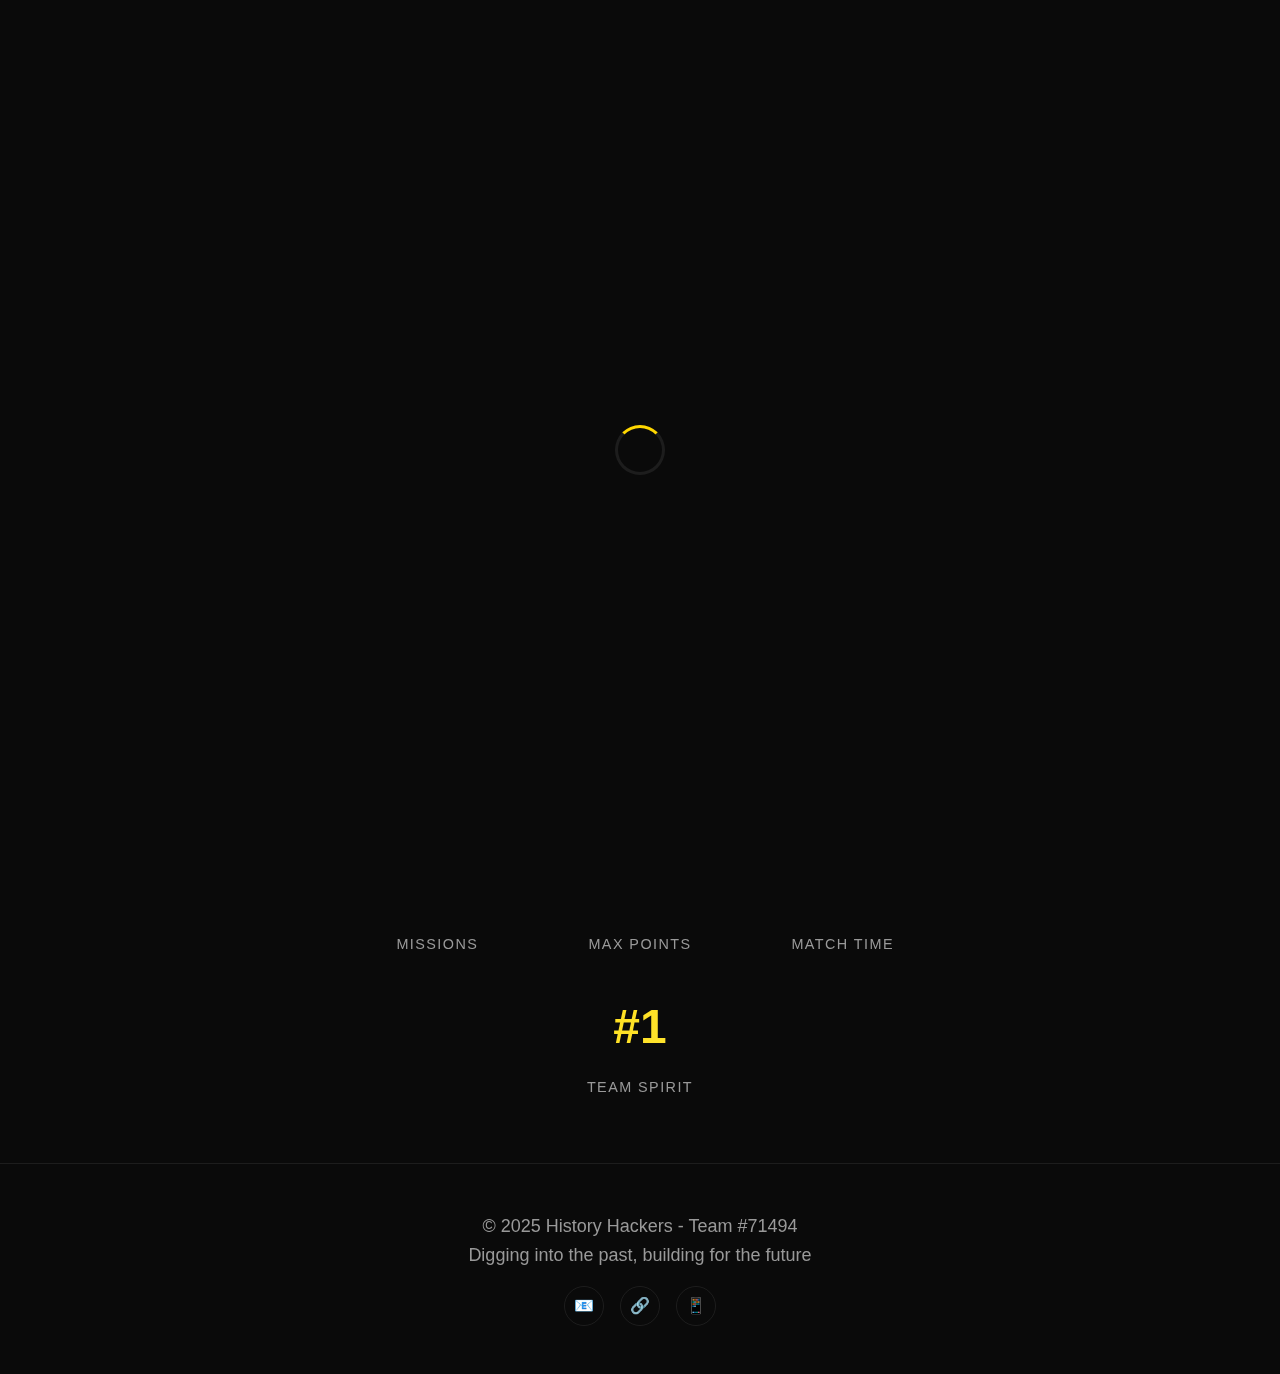
<file: index.html>
<!DOCTYPE html>
<html lang="en">
<head>
    <meta charset="UTF-8">
    <meta name="viewport" content="width=device-width, initial-scale=1.0">
    <title>History Hackers - FLL Team #71494</title>
    <link rel="stylesheet" href="shared-styles.css">
    <style>
        /* Page-specific styles only - common styles are in shared-styles.css */
        
        /* Page-specific styles only - mobile menu styles are in shared-styles.css */

        /* Animated Background styles are in shared-styles.css */

        /* Navigation styles are in shared-styles.css */

        /* Hero Section with Parallax */
        .hero {
            display: flex;
            align-items: center;
            justify-content: center;
            padding: 2rem;
            position: relative;
            min-height: auto;
        }
        
        @media (min-width: 769px) {
            .hero {
                min-height: 100vh;
                padding: calc(10vh - 2rem) 2rem 4rem;
            }
        }

        .hero-content {
            width: 100%;
            max-width: 1200px;
            text-align: center;
            animation: heroEntry 1s ease-out;
            display: flex;
            flex-direction: column;
            align-items: center;
        }

        @keyframes heroEntry {
            from {
                opacity: 0;
                transform: translateY(30px);
            }
            to {
                opacity: 1;
                transform: translateY(0);
            }
        }

        .hero-title {
            font-size: clamp(3rem, 8vw, 6rem);
            font-weight: 900;
            margin-bottom: 1rem;
            letter-spacing: -0.02em;
            line-height: 1;
        }

        .hero-title span {
            display: inline-block;
            background: linear-gradient(135deg, var(--gold) 0%, var(--gold-light) 50%, var(--gold) 100%);
            background-size: 200% 200%;
            -webkit-background-clip: text;
            -webkit-text-fill-color: transparent;
            background-clip: text;
            animation: gradientShift 3s ease-in-out infinite;
        }

        @keyframes gradientShift {
            0%, 100% { background-position: 0% 50%; }
            50% { background-position: 100% 50%; }
        }

        .hero-subtitle {
            font-size: 1.5rem;
            color: var(--text-muted);
            margin-bottom: 3rem;
            font-weight: 300;
        }

        .hero-buttons {
            display: flex;
            gap: 1rem;
            justify-content: center;
            flex-wrap: wrap;
        }

        /* Button styles now in shared-styles.css */

        /* Feature Cards with Glass Effect */
        .features {
            padding: 4rem 2rem;
            max-width: 100%;
            margin: 0 auto;
            box-sizing: border-box;
        }

        .feature-grid {
            display: flex;
            flex-wrap: wrap;
            gap: 1.5rem;
            margin-top: 2rem;
            justify-content: center;
        }
        
        @media (max-width: 768px) {
            .feature-grid {
                flex-direction: column;
                align-items: stretch;
            }
        }

        .feature-card {
            background: var(--card);
            border: 1px solid var(--border);
            border-radius: 20px;
            padding: 2rem;
            transition: all 0.4s cubic-bezier(0.4, 0, 0.2, 1);
            position: relative;
            overflow: hidden;
            cursor: pointer;
            backdrop-filter: blur(10px);
            flex: 1 1 300px;
            min-width: 250px;
            max-width: 400px;
        }
        
        @media (max-width: 768px) {
            .feature-card {
                max-width: 100%;
                flex: 1 1 100%;
            }
        }

        .feature-card::before {
            content: '';
            position: absolute;
            top: 0;
            left: 0;
            right: 0;
            height: 3px;
            background: var(--gradient-gold);
            transform: scaleX(0);
            transition: transform 0.4s;
            transform-origin: left;
        }

        .feature-card:hover {
            transform: translateY(-8px);
            background: var(--card-hover);
            box-shadow: 0 20px 40px rgba(0,0,0,0.3);
            border-color: rgba(255, 215, 0, 0.2);
        }

        .feature-card:hover::before {
            transform: scaleX(1);
        }

        .feature-icon {
            font-size: 3rem;
            margin-bottom: 1rem;
            display: block;
            filter: drop-shadow(0 0 20px currentColor);
        }

        .feature-title {
            font-size: 1.5rem;
            font-weight: 700;
            margin-bottom: 1rem;
            color: var(--text);
        }

        .feature-description {
            color: var(--text-muted);
            line-height: 1.6;
        }

        /* Stats Section */
        .stats {
            padding: 4rem 1rem;
            background: linear-gradient(135deg, rgba(255,215,0,0.05) 0%, rgba(255,0,0,0.05) 100%);
            border-top: 1px solid var(--border);
            border-bottom: 1px solid var(--border);
        }

        .stats-grid {
            max-width: 1200px;
            margin: 0 auto;
            display: flex;
            flex-wrap: wrap;
            gap: 2rem;
            justify-content: center;
            text-align: center;
        }

        .stat-item {
            position: relative;
            flex: 1 1 150px;
            min-width: 120px;
        }

        .stat-number {
            font-size: 3rem;
            font-weight: 900;
            background: var(--gradient-gold);
            -webkit-background-clip: text;
            -webkit-text-fill-color: transparent;
            background-clip: text;
            margin-bottom: 0.5rem;
            display: block;
            animation: countUp 1s ease-out;
        }

        @keyframes countUp {
            from {
                opacity: 0;
                transform: scale(0.5);
            }
            to {
                opacity: 1;
                transform: scale(1);
            }
        }

        .stat-label {
            color: var(--text-muted);
            font-weight: 500;
            text-transform: uppercase;
            letter-spacing: 0.1em;
            font-size: 0.9rem;
        }

        /* Interactive Mission Preview */
        .mission-preview {
            padding: 4rem 2rem;
            max-width: 1400px;
            margin: 0 auto;
        }

        .section-title {
            font-size: 2.5rem;
            text-align: center;
            margin-bottom: 3rem;
            font-weight: 800;
            background: var(--gradient-gold);
            -webkit-background-clip: text;
            -webkit-text-fill-color: transparent;
            background-clip: text;
        }

        .mission-carousel {
            display: grid;
            grid-template-columns: repeat(auto-fit, minmax(200px, 1fr));
            gap: 1rem;
            margin-top: 2rem;
        }

        .mission-item {
            background: var(--card);
            border: 1px solid var(--border);
            border-radius: 12px;
            padding: 1.5rem;
            text-align: center;
            transition: all 0.3s;
            cursor: pointer;
        }

        .mission-item:hover {
            background: var(--card-hover);
            transform: scale(1.05);
            border-color: var(--gold);
            box-shadow: 0 10px 30px rgba(255, 215, 0, 0.2);
        }

        .mission-number {
            font-size: 2rem;
            font-weight: 900;
            color: var(--gold);
            margin-bottom: 0.5rem;
        }

        .mission-name {
            font-size: 0.9rem;
            color: var(--text-muted);
        }

        /* Footer */
        footer {
            padding: 3rem 2rem;
            border-top: 1px solid var(--border);
            text-align: center;
            color: var(--text-muted);
        }

        .footer-content {
            max-width: 1200px;
            margin: 0 auto;
        }

        .social-links {
            display: flex;
            gap: 1rem;
            justify-content: center;
            margin-top: 1rem;
        }

        .social-link {
            width: 40px;
            height: 40px;
            border-radius: 50%;
            border: 1px solid var(--border);
            display: flex;
            align-items: center;
            justify-content: center;
            color: var(--text-muted);
            text-decoration: none;
            transition: all 0.3s;
        }

        .social-link:hover {
            background: var(--gradient-gold);
            color: var(--bg-dark);
            transform: translateY(-3px);
            box-shadow: 0 10px 20px rgba(255, 215, 0, 0.3);
        }

        /* Mobile Menu */
        .mobile-menu-toggle {
            display: none;
            flex-direction: column;
            gap: 4px;
            background: none;
            border: none;
            cursor: pointer;
            padding: 8px;
        }

        .mobile-menu-toggle span {
            width: 24px;
            height: 2px;
            background: var(--text);
            transition: all 0.3s;
        }

        .mobile-menu-toggle.active span:nth-child(1) {
            transform: rotate(45deg) translate(5px, 5px);
        }

        .mobile-menu-toggle.active span:nth-child(2) {
            opacity: 0;
        }

        .mobile-menu-toggle.active span:nth-child(3) {
            transform: rotate(-45deg) translate(5px, -5px);
        }

        /* Responsive */
        @media (max-width: 768px) {
            .mobile-menu-toggle {
                display: flex;
            }

            /* Mobile nav styles in shared-styles.css */

            .hero-title {
                font-size: 2.5rem;
            }
            
            .hero-subtitle {
                font-size: 1.2rem;
            }

            .feature-grid {
                grid-template-columns: 1fr;
                gap: 1.5rem;
            }
            
            .feature-card {
                padding: 1.5rem;
            }
            
            .features {
                padding: 2rem 1rem;
            }
            
            .stats {
                padding: 2rem 0 0;
            }
        }

        /* Loading Animation */
        .loader {
            position: fixed;
            top: 0;
            left: 0;
            right: 0;
            bottom: 0;
            background: var(--bg-dark);
            display: flex;
            align-items: center;
            justify-content: center;
            z-index: 9999;
            animation: fadeOut 0.5s 1s forwards;
        }

        @keyframes fadeOut {
            to {
                opacity: 0;
                visibility: hidden;
            }
        }

        .loader-spinner {
            width: 50px;
            height: 50px;
            border: 3px solid var(--border);
            border-top-color: var(--gold);
            border-radius: 50%;
            animation: spin 1s linear infinite;
        }

        @keyframes spin {
            to { transform: rotate(360deg); }
        }
    </style>
</head>
<body>
    <!-- Loader -->
    <div class="loader">
        <div class="loader-spinner"></div>
    </div>

    <!-- Animated Background -->
    <div class="bg-animation"></div>
    

    <!-- Navigation -->
    <header id="header">
        <nav>
            <a href="index.html" class="logo">
                <span>🏛️</span>
                <span>History Hackers #71494</span>
            </a>
            <ul class="nav-links" id="navLinks">
                <li><a href="index.html" class="nav-link active">Home</a></li>
                <li><a href="missions.html" class="nav-link">Missions</a></li>
                <li><a href="pybricks_tutorial.html" class="nav-link">Tutorial</a></li>
                <li><a href="pybricks_cheatsheet.html" class="nav-link">Cheat Sheet</a></li>
            </ul>
            <button class="mobile-menu-toggle" id="mobileToggle" onclick="toggleMenu()">
                <span></span>
                <span></span>
                <span></span>
            </button>
        </nav>
    </header>

    <!-- Hero Section -->
    <section class="hero">
        <div class="hero-content">
            <h1 class="hero-title">
                <span>History Hackers</span>
            </h1>
            <p class="hero-tagline" style="font-size: 1.5rem; color: var(--gold-light); margin-bottom: 0.5rem; font-weight: 600; letter-spacing: 2px;">DIGGING INTO THE PAST</p>
            <p class="hero-subtitle">FLL UNEARTHED 2025-2026 • Team #71494</p>
            
            <!-- Features -->
            <div class="features" style="padding: 3rem 1rem 0;">
                <h2 class="section-title" style="font-size: 1.8rem; margin-bottom: 2rem;">Our Resources</h2>
                <div class="feature-grid">
                    <div class="feature-card" onclick="location.href='missions.html'">
                        <span class="feature-icon" style="color: var(--gold)">🗺️</span>
                        <h3 class="feature-title">Mission Guide</h3>
                        <p class="feature-description">Interactive map with all 15 FLL UNEARTHED missions, complete with scoring details and video solutions.</p>
                    </div>
                    <div class="feature-card" onclick="location.href='pybricks_tutorial.html'">
                        <span class="feature-icon" style="color: var(--red)">📚</span>
                        <h3 class="feature-title">Pybricks Tutorial</h3>
                        <p class="feature-description">Comprehensive Python programming guide for SPIKE Prime with hands-on examples.</p>
                    </div>
                    <div class="feature-card" onclick="location.href='pybricks_cheatsheet.html'">
                        <span class="feature-icon" style="color: var(--gold)">⚡</span>
                        <h3 class="feature-title">Quick Reference</h3>
                        <p class="feature-description">Essential Pybricks commands and syntax at your fingertips for rapid development.</p>
                    </div>
                </div>
            </div>
            
            <!-- Stats -->
            <div class="stats" style="padding: 3rem 0 0; background: transparent; border: none;">
                <div class="stats-grid">
                    <div class="stat-item">
                        <span class="stat-number">15</span>
                        <span class="stat-label">Missions</span>
                    </div>
                    <div class="stat-item">
                        <span class="stat-number">545</span>
                        <span class="stat-label">Max Points</span>
                    </div>
                    <div class="stat-item">
                        <span class="stat-number">2:30</span>
                        <span class="stat-label">Match Time</span>
                    </div>
                    <div class="stat-item">
                        <span class="stat-number">#1</span>
                        <span class="stat-label">Team Spirit</span>
                    </div>
                </div>
            </div>
        </div>
    </section>

    <!-- Footer -->
    <footer>
        <div class="footer-content">
            <p>&copy; 2025 History Hackers - Team #71494</p>
            <p>Digging into the past, building for the future</p>
            <div class="social-links">
                <a href="#" class="social-link">📧</a>
                <a href="#" class="social-link">🔗</a>
                <a href="#" class="social-link">📱</a>
            </div>
        </div>
    </footer>

    <script>
        // Header scroll effect is handled by shared-scripts.js
        // Mobile menu is handled by shared-scripts.js

        // Smooth scrolling is handled by shared-scripts.js

        // Intersection Observer for animations
        const observerOptions = {
            threshold: 0.1,
            rootMargin: '0px 0px -50px 0px'
        };

        const observer = new IntersectionObserver((entries) => {
            entries.forEach(entry => {
                if (entry.isIntersecting) {
                    entry.target.style.animation = 'fadeInUp 0.6s ease-out forwards';
                }
            });
        }, observerOptions);

        // Observe all feature cards and stat items
        document.querySelectorAll('.feature-card, .stat-item').forEach(el => {
            observer.observe(el);
        });

        // Add fadeInUp animation
        const style = document.createElement('style');
        style.textContent = `
            @keyframes fadeInUp {
                from {
                    opacity: 0;
                    transform: translateY(30px);
                }
                to {
                    opacity: 1;
                    transform: translateY(0);
                }
            }
        `;
        document.head.appendChild(style);
    </script>
    <script src="shared-scripts.js"></script>
</body>
</html>
</file>
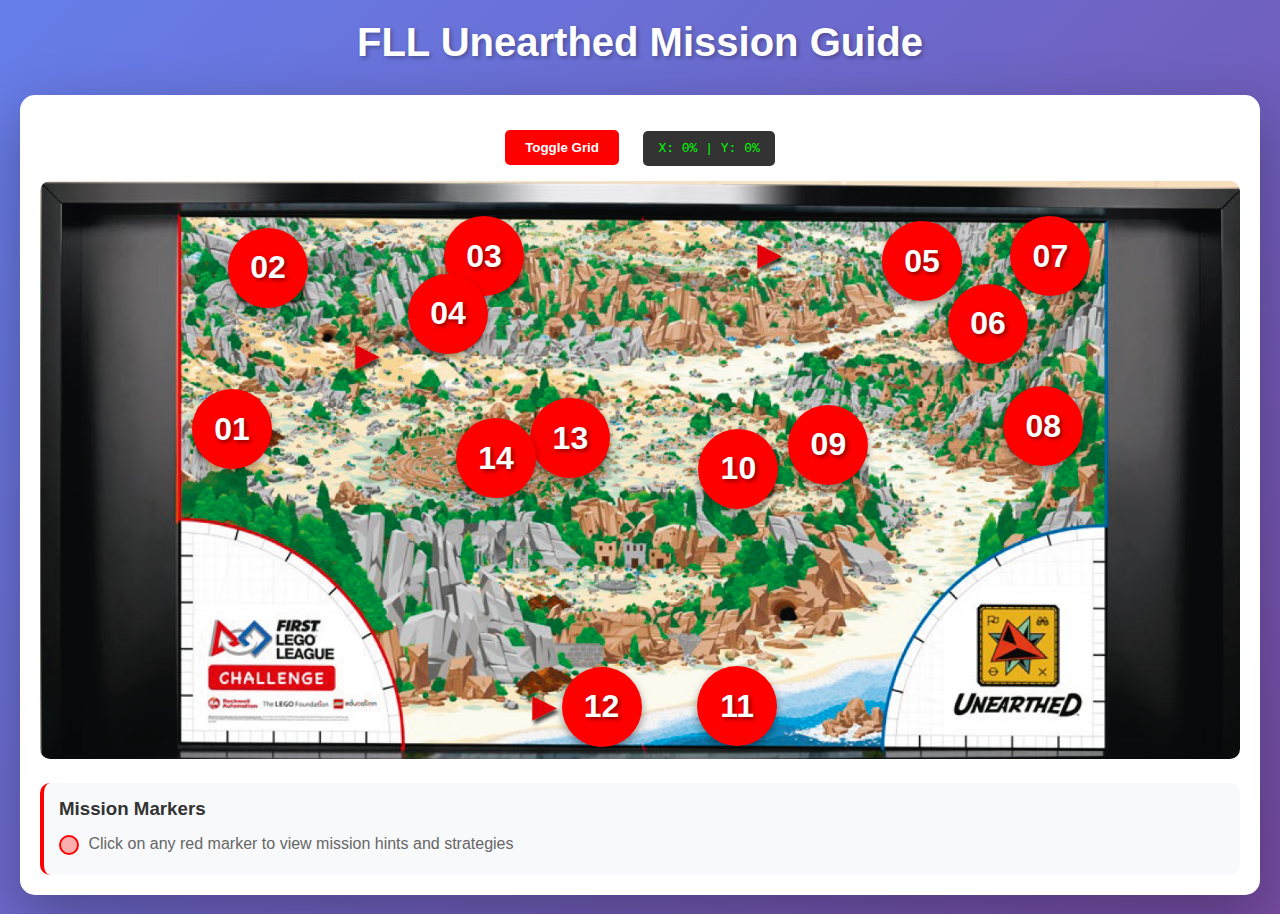
<file: FLLUnearthed.html>
<!DOCTYPE html>
<html lang="en">
<head>
    <meta charset="UTF-8">
    <meta name="viewport" content="width=device-width, initial-scale=1.0">
    <title>FLL Unearthed Mission Guide</title>
    <style>
        * {
            margin: 0;
            padding: 0;
            box-sizing: border-box;
        }

        body {
            font-family: -apple-system, BlinkMacSystemFont, 'Segoe UI', Roboto, 'Helvetica Neue', Arial, sans-serif;
            background: linear-gradient(135deg, #667eea 0%, #764ba2 100%);
            min-height: 100vh;
            padding: 20px;
        }

        .container {
            max-width: 1400px;
            margin: 0 auto;
        }

        h1 {
            text-align: center;
            color: white;
            margin-bottom: 30px;
            font-size: 2.5rem;
            text-shadow: 2px 2px 4px rgba(0,0,0,0.3);
        }

        .map-container {
            position: relative;
            background: white;
            border-radius: 15px;
            padding: 20px;
            box-shadow: 0 20px 60px rgba(0,0,0,0.3);
            overflow: hidden;
        }

        .map-wrapper {
            position: relative;
            display: inline-block;
            width: 100%;
        }

        /* Grid overlay for positioning */
        .grid-overlay {
            position: absolute;
            top: 0;
            left: 0;
            right: 0;
            bottom: 0;
            pointer-events: none;
            display: none;
        }

        .grid-overlay.show {
            display: block;
        }

        .grid-line-h {
            position: absolute;
            width: 100%;
            height: 1px;
            background: rgba(0, 255, 0, 0.3);
            left: 0;
        }

        .grid-line-v {
            position: absolute;
            height: 100%;
            width: 1px;
            background: rgba(0, 255, 0, 0.3);
            top: 0;
        }

        .grid-label {
            position: absolute;
            color: lime;
            font-size: 10px;
            font-weight: bold;
            background: rgba(0, 0, 0, 0.7);
            padding: 2px 4px;
            border-radius: 3px;
        }

        .controls {
            margin: 15px 0;
            text-align: center;
        }

        .toggle-grid {
            background: #ff0000;
            color: white;
            border: none;
            padding: 10px 20px;
            border-radius: 5px;
            cursor: pointer;
            font-weight: bold;
            margin-right: 10px;
        }

        .toggle-grid:hover {
            background: #cc0000;
        }

        .coord-display {
            display: inline-block;
            background: #333;
            color: #0f0;
            padding: 10px 15px;
            border-radius: 5px;
            font-family: monospace;
            margin-left: 10px;
        }

        .map-image {
            width: 100%;
            height: auto;
            display: block;
            border-radius: 10px;
        }

        .marker {
            position: absolute;
            width: 80px;
            height: 80px;
            border: none;
            border-radius: 50%;
            background: #ff0000;
            cursor: pointer;
            transition: all 0.3s ease;
            animation: pulse 2s infinite;
            display: flex;
            align-items: center;
            justify-content: center;
            transform: translate(-50%, -50%);
            box-shadow: 0 4px 8px rgba(0,0,0,0.4);
        }

        .marker:hover {
            transform: translate(-50%, -50%) scale(1.1);
            background: #cc0000;
            box-shadow: 0 0 30px rgba(255, 0, 0, 1);
        }

        .marker-label {
            color: white;
            font-size: 32px;
            font-weight: bold;
            text-shadow: 2px 2px 4px rgba(0,0,0,0.5);
            z-index: 1;
        }

        @keyframes pulse {
            0% {
                box-shadow: 0 0 0 0 rgba(255, 0, 0, 0.7);
            }
            70% {
                box-shadow: 0 0 0 10px rgba(255, 0, 0, 0);
            }
            100% {
                box-shadow: 0 0 0 0 rgba(255, 0, 0, 0);
            }
        }

        .hint-popup {
            position: absolute;
            background: white;
            border: 2px solid #ff0000;
            border-radius: 10px;
            padding: 15px;
            min-width: 250px;
            box-shadow: 0 10px 30px rgba(0,0,0,0.3);
            z-index: 1000;
            display: none;
            animation: fadeIn 0.3s ease;
        }

        .hint-popup.active {
            display: block;
        }

        .hint-popup h3 {
            color: #ff0000;
            margin-bottom: 10px;
            font-size: 1.1rem;
        }

        .hint-popup p {
            color: #333;
            line-height: 1.5;
            font-size: 0.95rem;
        }

        .hint-popup .close-btn {
            position: absolute;
            top: 5px;
            right: 10px;
            background: none;
            border: none;
            font-size: 20px;
            cursor: pointer;
            color: #999;
        }

        .hint-popup .close-btn:hover {
            color: #ff0000;
        }

        @keyframes fadeIn {
            from {
                opacity: 0;
                transform: translateY(-10px);
            }
            to {
                opacity: 1;
                transform: translateY(0);
            }
        }

        .legend {
            margin-top: 20px;
            padding: 15px;
            background: #f8f9fa;
            border-radius: 10px;
            border-left: 4px solid #ff0000;
        }

        .legend h3 {
            color: #333;
            margin-bottom: 10px;
        }

        .legend-item {
            display: inline-block;
            margin: 5px 15px 5px 0;
            color: #666;
        }

        .legend-marker {
            display: inline-block;
            width: 20px;
            height: 20px;
            border: 2px solid #ff0000;
            border-radius: 50%;
            background: rgba(255, 0, 0, 0.3);
            vertical-align: middle;
            margin-right: 5px;
        }

        @media (max-width: 768px) {
            h1 {
                font-size: 1.8rem;
            }
            
            .marker {
                width: 25px;
                height: 25px;
            }
            
            .hint-popup {
                min-width: 200px;
                max-width: 90vw;
            }
        }
    </style>
</head>
<body>
    <div class="container">
        <h1>FLL Unearthed Mission Guide</h1>
        
        <div class="map-container">
            <div class="controls">
                <button class="toggle-grid" onclick="toggleGrid()">Toggle Grid</button>
                <span class="coord-display">X: <span id="xCoord">0</span>% | Y: <span id="yCoord">0</span>%</span>
            </div>
            
            <div class="map-wrapper" id="mapWrapper">
                <img src="images/FLL_Unearthed_SETUP.png" alt="FLL Unearthed Game Field" class="map-image" id="fieldImage">
                
                <!-- Grid Overlay -->
                <div class="grid-overlay" id="gridOverlay"></div>
                
                <!-- Mission Markers - Positioned over green squares -->
                <!-- M01 -->
                <div class="marker" style="left: 16%; top: 43%;" data-mission="01">
                    <span class="marker-label">01</span>
                </div>
                
                <!-- M02 -->
                <div class="marker" style="left: 19%; top: 15%;" data-mission="02">
                    <span class="marker-label">02</span>
                </div>
                
                <!-- M03 -->
                <div class="marker" style="left: 37%; top: 13%;" data-mission="03">
                    <span class="marker-label">03</span>
                </div>
                
                <!-- M04 -->
                <div class="marker" style="left: 34%; top: 23%;" data-mission="04">
                    <span class="marker-label">04</span>
                </div>
                
                <!-- M05 -->
                <div class="marker" style="left: 73.5%; top: 13.9%;" data-mission="05">
                    <span class="marker-label">05</span>
                </div>
                
                <!-- M06 -->
                <div class="marker" style="left: 79%; top: 24.7%;" data-mission="06">
                    <span class="marker-label">06</span>
                </div>
                
                <!-- M07 -->
                <div class="marker" style="left: 84.2%; top: 13%;" data-mission="07">
                    <span class="marker-label">07</span>
                </div>
                
                <!-- M08 -->
                <div class="marker" style="left: 83.6%; top: 42.5%;" data-mission="08">
                    <span class="marker-label">08</span>
                </div>
                
                <!-- M09 -->
                <div class="marker" style="left: 65.7%; top: 45.7%;" data-mission="09">
                    <span class="marker-label">09</span>
                </div>
                
                <!-- M10 -->
                <div class="marker" style="left: 58.2%; top: 49.8%;" data-mission="10">
                    <span class="marker-label">10</span>
                </div>
                
                <!-- M11 -->
                <div class="marker" style="left: 58.1%; top: 90.9%;" data-mission="11">
                    <span class="marker-label">11</span>
                </div>
                
                <!-- M12 -->
                <div class="marker" style="left: 46.8%; top: 91%;" data-mission="12">
                    <span class="marker-label">12</span>
                </div>
                
                <!-- M13 -->
                <div class="marker" style="left: 44.2%; top: 44.5%;" data-mission="13">
                    <span class="marker-label">13</span>
                </div>
                
                <!-- M14 -->
                <div class="marker" style="left: 38%; top: 48%;" data-mission="14">
                    <span class="marker-label">14</span>
                </div>
            </div>
            
            <div class="legend">
                <h3>Mission Markers</h3>
                <div class="legend-item">
                    <span class="legend-marker"></span>
                    Click on any red marker to view mission hints and strategies
                </div>
            </div>
        </div>
    </div>

    <!-- Hint Popup -->
    <div class="hint-popup" id="hintPopup">
        <button class="close-btn" onclick="closeHint()">&times;</button>
        <h3 id="hintTitle">Mission Title</h3>
        <p id="hintContent">Mission hint content will appear here.</p>
    </div>

    <script>
        // Create grid overlay
        function createGrid() {
            const gridOverlay = document.getElementById('gridOverlay');
            gridOverlay.innerHTML = '';
            
            // Create horizontal lines every 10%
            for (let i = 0; i <= 100; i += 10) {
                const line = document.createElement('div');
                line.className = 'grid-line-h';
                line.style.top = i + '%';
                
                const label = document.createElement('div');
                label.className = 'grid-label';
                label.style.top = i + '%';
                label.style.left = '5px';
                label.textContent = i + '%';
                
                gridOverlay.appendChild(line);
                gridOverlay.appendChild(label);
            }
            
            // Create vertical lines every 10%
            for (let i = 0; i <= 100; i += 10) {
                const line = document.createElement('div');
                line.className = 'grid-line-v';
                line.style.left = i + '%';
                
                const label = document.createElement('div');
                label.className = 'grid-label';
                label.style.left = i + '%';
                label.style.top = '5px';
                label.textContent = i + '%';
                
                gridOverlay.appendChild(line);
                gridOverlay.appendChild(label);
            }
        }
        
        // Toggle grid visibility
        function toggleGrid() {
            const gridOverlay = document.getElementById('gridOverlay');
            gridOverlay.classList.toggle('show');
        }
        
        // Track mouse coordinates
        document.addEventListener('DOMContentLoaded', function() {
            createGrid();
            
            const mapWrapper = document.getElementById('mapWrapper');
            const xCoord = document.getElementById('xCoord');
            const yCoord = document.getElementById('yCoord');
            
            mapWrapper.addEventListener('mousemove', function(e) {
                const rect = mapWrapper.getBoundingClientRect();
                const x = ((e.clientX - rect.left) / rect.width * 100).toFixed(1);
                const y = ((e.clientY - rect.top) / rect.height * 100).toFixed(1);
                
                xCoord.textContent = x;
                yCoord.textContent = y;
            });
            
            // Click to log coordinates
            mapWrapper.addEventListener('click', function(e) {
                if (e.target.closest('.marker')) return;
                
                const rect = mapWrapper.getBoundingClientRect();
                const x = ((e.clientX - rect.left) / rect.width * 100).toFixed(1);
                const y = ((e.clientY - rect.top) / rect.height * 100).toFixed(1);
                
                console.log(`Clicked at: X: ${x}%, Y: ${y}%`);
            });
        });
        
        // Mission data with hints
        const missionData = {
            '01': {
                title: 'Mission 01: Equipment Inspection',
                hint: 'Push both inspection models completely past their inspection space lines. Tip: Use a wide attachment to push both models simultaneously for efficiency.'
            },
            '02': {
                title: 'Mission 02: Oil Drilling',
                hint: 'Extract oil samples by activating the pump mechanism. Strategy: Approach from the side for better alignment and use consistent motor power.'
            },
            '03': {
                title: 'Mission 03: Energy Storage',
                hint: 'Place energy units in the designated storage area. Consider using a scoop attachment to carry multiple units in one trip.'
            },
            '04': {
                title: 'Mission 04: Solar Farm',
                hint: 'Remove the solar panel units from their holders. Tip: A gentle lifting motion works better than pulling directly.'
            },
            '05': {
                title: 'Mission 05: Smart Grid',
                hint: 'Connect the power nodes to complete the circuit. Use precise movements and consider the order of connections.'
            },
            '06': {
                title: 'Mission 06: Hybrid Car',
                hint: 'Move the hybrid car to the charging station. Align your robot parallel to the car for better control during pushing.'
            },
            '07': {
                title: 'Mission 07: Wind Turbine',
                hint: 'Release the wind turbine blades. A rotating attachment can help activate the release mechanism efficiently.'
            },
            '08': {
                title: 'Mission 08: Power Plant',
                hint: 'Convert energy units at the power plant. Time your approach to avoid interference with other missions.'
            },
            '09': {
                title: 'Mission 09: Dinosaur Discovery',
                hint: 'Carefully extract the dinosaur fossil. Use slow, controlled movements to prevent damage to the model.'
            },
            '10': {
                title: 'Mission 10: Geothermal Energy',
                hint: 'Activate the geothermal plant mechanism. Consider the weight distribution of your robot when applying force.'
            },
            '11': {
                title: 'Mission 11: Innovation Project',
                hint: 'Deliver your innovation model to the designated area. Practice the delivery motion to ensure smooth placement.'
            },
            '12': {
                title: 'Mission 12: Precision Tokens',
                hint: 'Collect precision tokens throughout your run. Plan your route to maximize token collection while completing other missions.'
            },
            '13': {
                title: 'Mission 13: Research Station',
                hint: 'Activate the research station mechanism. Approach from the correct angle to ensure proper engagement with the trigger.'
            },
            '14': {
                title: 'Mission 14: Sample Collection',
                hint: 'Collect and deliver samples to the designated area. Use a secure container attachment to prevent samples from falling during transport.'
            }
        };

        // Get all markers
        const markers = document.querySelectorAll('.marker');
        const hintPopup = document.getElementById('hintPopup');
        const hintTitle = document.getElementById('hintTitle');
        const hintContent = document.getElementById('hintContent');

        // Add click event to each marker
        markers.forEach(marker => {
            marker.addEventListener('click', function(e) {
                e.stopPropagation();
                const missionId = this.getAttribute('data-mission');
                const mission = missionData[missionId];
                
                if (mission) {
                    showHint(mission, this);
                }
            });
        });

        function showHint(mission, markerElement) {
            hintTitle.textContent = mission.title;
            hintContent.textContent = mission.hint;
            
            // Position the popup near the marker
            const rect = markerElement.getBoundingClientRect();
            const popupWidth = 250;
            
            let left = rect.left + window.scrollX + 40;
            let top = rect.top + window.scrollY;
            
            // Adjust if popup would go off screen
            if (left + popupWidth > window.innerWidth) {
                left = rect.left + window.scrollX - popupWidth - 10;
            }
            
            hintPopup.style.left = left + 'px';
            hintPopup.style.top = top + 'px';
            hintPopup.classList.add('active');
        }

        function closeHint() {
            hintPopup.classList.remove('active');
        }

        // Close popup when clicking outside
        document.addEventListener('click', function(e) {
            if (!e.target.closest('.marker') && !e.target.closest('.hint-popup')) {
                closeHint();
            }
        });

        // Handle window resize
        window.addEventListener('resize', function() {
            closeHint();
        });
    </script>
</body>
</html>
</file>
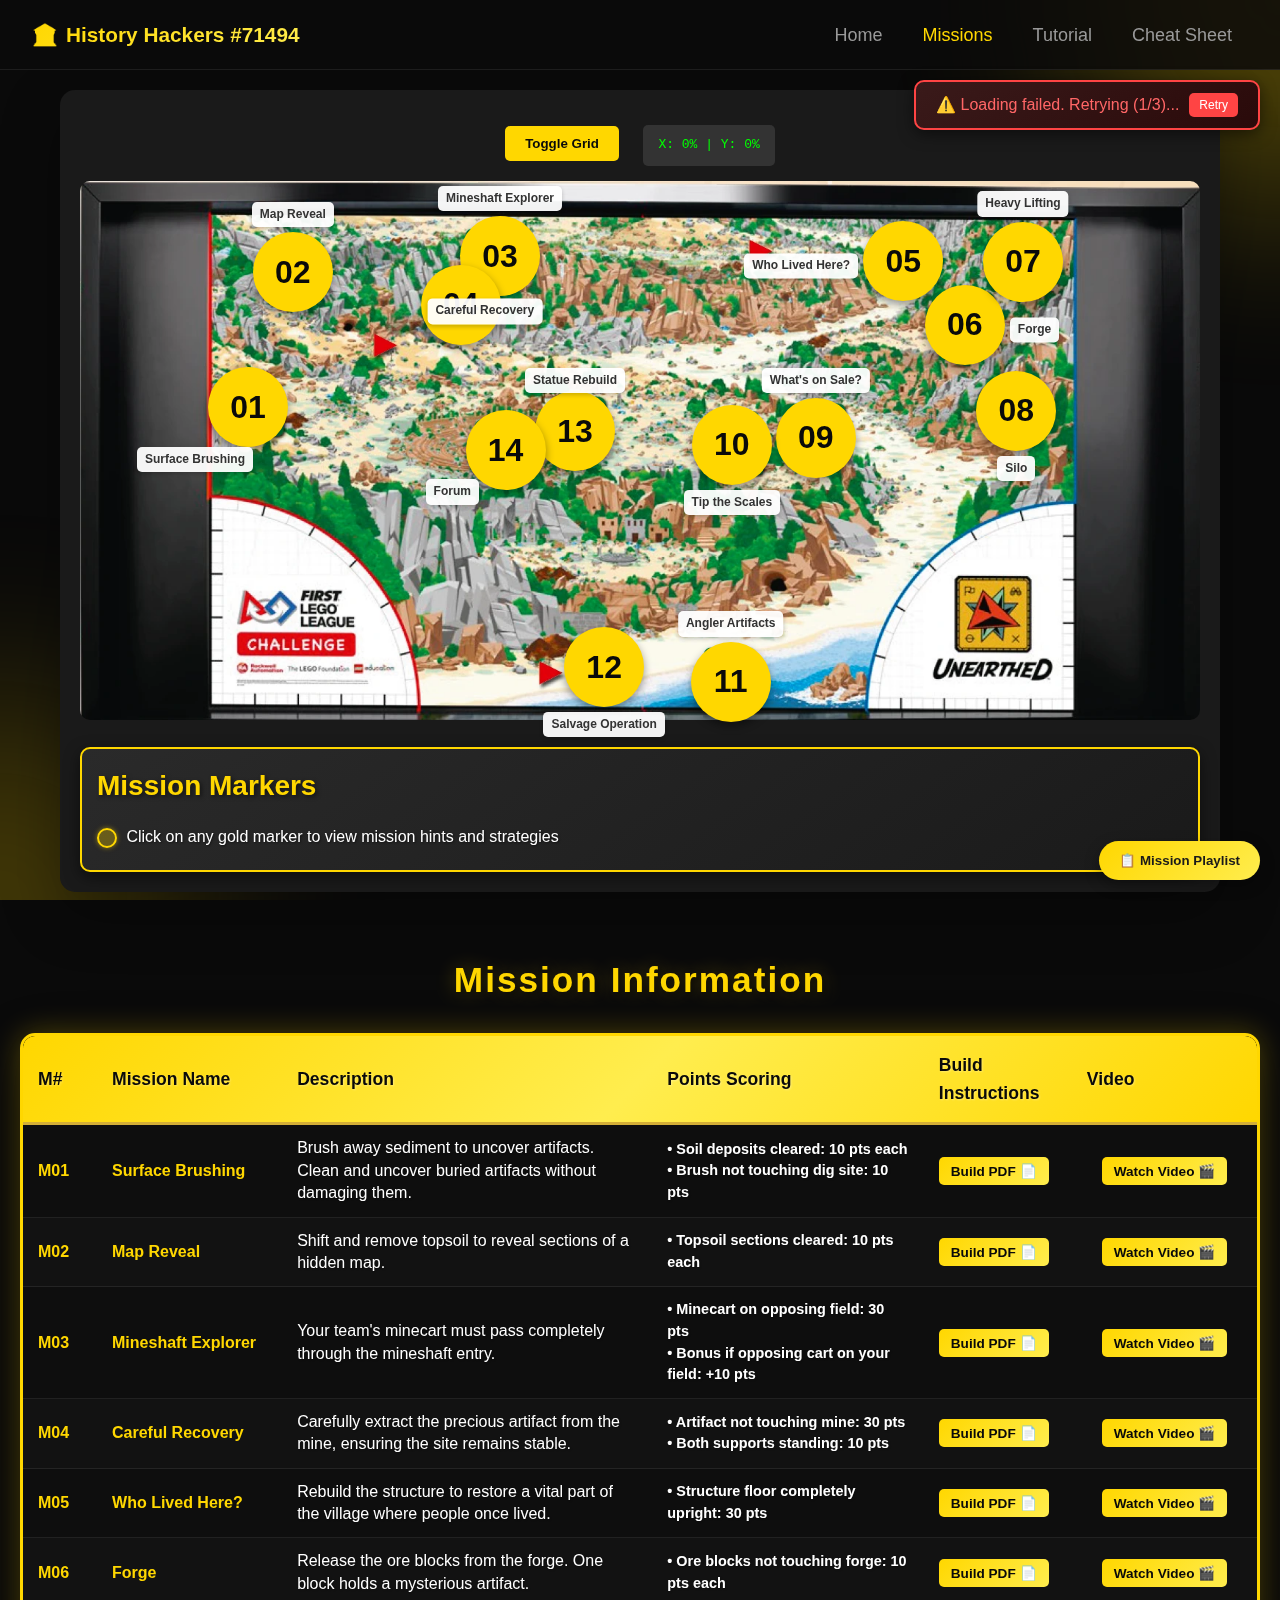
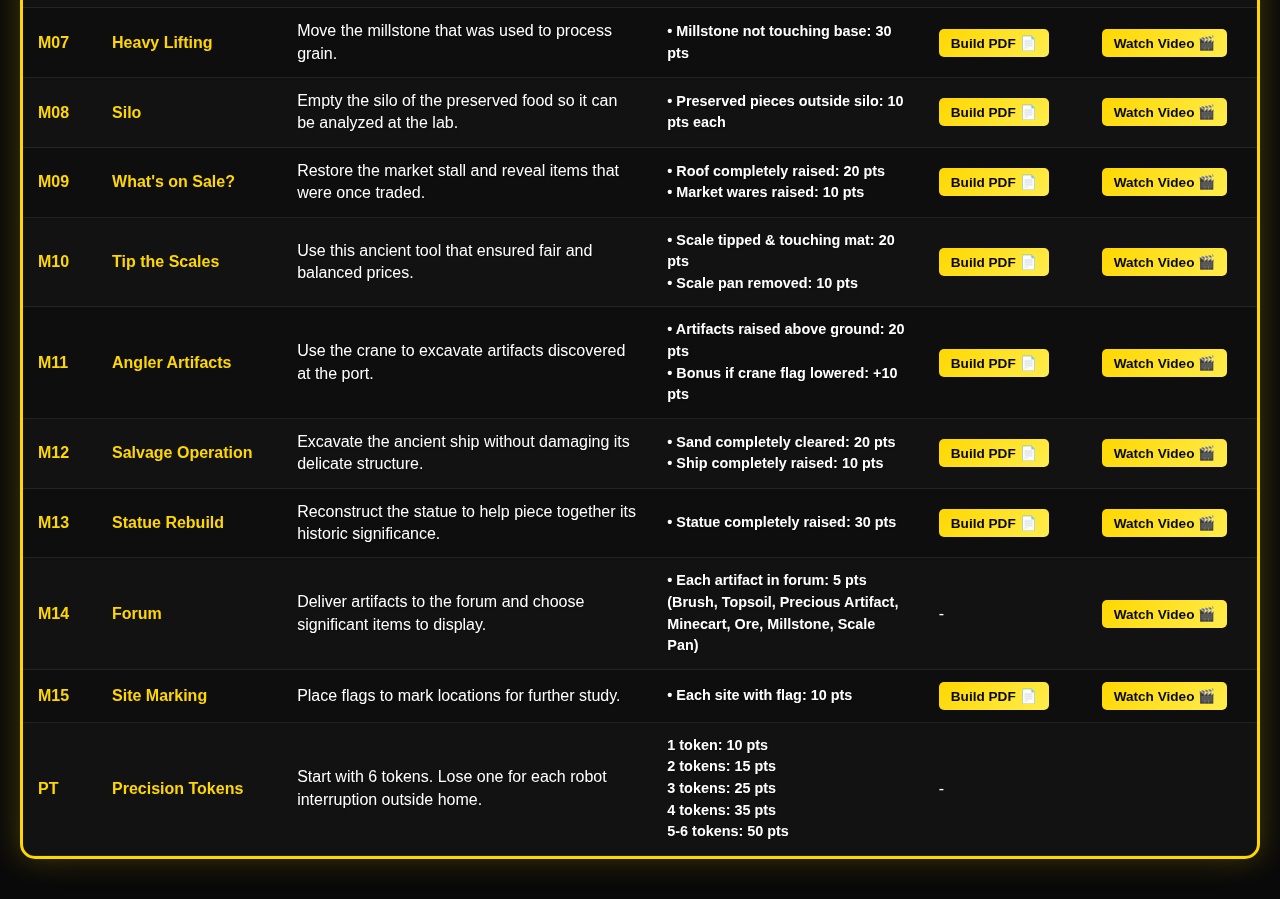
<file: missions.html>
<!DOCTYPE html>
<html lang="en">
<head>
    <meta charset="UTF-8">
    <meta name="viewport" content="width=device-width, initial-scale=1.0">
    <title>Mission Guide - History Hackers #71494</title>
    <link rel="stylesheet" href="shared-styles.css">
    <style>
        /* Page-specific styles only - common styles are in shared-styles.css */
        
        /* Page-specific styles only - mobile menu styles are in shared-styles.css */

        h1 {
            text-align: center;
            margin-bottom: 30px;
            font-size: 3.5em;
            text-transform: uppercase;
            letter-spacing: 4px;
            background: linear-gradient(45deg, #ffd700, #ffed4e, #ffd700, #ff6b00, #ffd700);
            background-size: 300% 300%;
            -webkit-background-clip: text;
            -webkit-text-fill-color: transparent;
            background-clip: text;
            animation: goldShine 3s ease-in-out infinite;
            font-weight: 900;
            position: relative;
            filter: drop-shadow(0 2px 8px rgba(255, 215, 0, 0.6));
        }
        
        @keyframes goldShine {
            0% { background-position: 0% 50%; }
            50% { background-position: 100% 50%; }
            100% { background-position: 0% 50%; }
        }

        .subtitle {
            text-align: center;
            color: #888;
            font-size: 1.2em;
            letter-spacing: 3px;
            margin-bottom: 30px;
            font-weight: 300;
            text-shadow: 0 2px 4px rgba(0, 0, 0, 0.5);
            animation: fadeInUp 1.5s ease-out;
        }
        
        @keyframes fadeInUp {
            0% {
                opacity: 0;
                transform: translateY(20px);
            }
            100% {
                opacity: 1;
                transform: translateY(0);
            }
        }

        /* Container styles in shared-styles.css */

        .main-container {
            max-width: 1200px;
            margin: 0 auto;
            padding: 20px;
        }

        .map-container {
            position: relative;
            background: #1a1a1a;
            border-radius: 15px;
            padding: 20px;
            box-shadow: 0 20px 60px rgba(0,0,0,0.3);
            overflow: hidden;
        }

        .map-wrapper {
            position: relative;
            display: inline-block;
            width: 100%;
        }

        /* Grid overlay for positioning */
        .grid-overlay {
            position: absolute;
            top: 0;
            left: 0;
            right: 0;
            bottom: 0;
            pointer-events: none;
            display: none;
        }

        .grid-overlay.show {
            display: block;
        }

        .grid-line-h {
            position: absolute;
            width: 100%;
            height: 1px;
            background: rgba(0, 255, 0, 0.3);
            left: 0;
        }

        .grid-line-v {
            position: absolute;
            height: 100%;
            width: 1px;
            background: rgba(0, 255, 0, 0.3);
            top: 0;
        }

        .grid-label {
            position: absolute;
            color: lime;
            font-size: 10px;
            font-weight: bold;
            background: rgba(0, 0, 0, 0.7);
            padding: 2px 4px;
            border-radius: 3px;
        }

        .controls {
            margin: 15px 0;
            text-align: center;
        }

        .toggle-grid {
            background: var(--gold);
            color: var(--bg-dark);
            border: none;
            padding: 10px 20px;
            border-radius: 5px;
            cursor: pointer;
            font-weight: bold;
            margin-right: 10px;
        }

        .toggle-grid:hover {
            background: var(--gold-dark);
        }

        .coord-display {
            display: inline-block;
            background: #333;
            color: #0f0;
            padding: 10px 15px;
            border-radius: 5px;
            font-family: monospace;
            margin-left: 10px;
        }

        .map-image {
            width: 100%;
            height: auto;
            display: block;
            border-radius: 10px;
        }

        .marker {
            position: absolute;
            width: 80px;
            height: auto;
            border: none;
            cursor: pointer;
            transition: all 0.3s ease;
            display: flex;
            flex-direction: column;
            align-items: center;
            justify-content: center;
            transform: translate(-50%, -50%);
        }

        .marker-label {
            width: 80px;
            height: 80px;
            border-radius: 50%;
            background: var(--gold);
            display: flex;
            align-items: center;
            justify-content: center;
            animation: pulse 2s infinite;
            box-shadow: 0 4px 8px rgba(0,0,0,0.4);
            color: var(--bg-dark);
            font-size: 32px;
            font-weight: bold;
            font-family: -apple-system, BlinkMacSystemFont, 'Segoe UI', Roboto, sans-serif;
            z-index: 1;
        }

        .marker-name {
            margin-top: 5px;
            background: rgba(255, 255, 255, 0.95);
            color: #333;
            padding: 3px 8px;
            border-radius: 5px;
            font-size: 12px;
            font-weight: bold;
            white-space: nowrap;
            box-shadow: 0 2px 4px rgba(0,0,0,0.2);
            text-align: center;
            z-index: 2;
        }

        .marker:hover {
            transform: translate(-50%, -50%) scale(1.1);
        }

        .marker:hover .marker-label {
            background: var(--gold-dark);
            color: var(--bg-dark);
            box-shadow: 0 0 30px rgba(255, 215, 0, 0.8);
        }


        @keyframes pulse {
            0% {
                box-shadow: 0 0 0 0 rgba(255, 215, 0, 0.7);
            }
            70% {
                box-shadow: 0 0 0 10px rgba(255, 215, 0, 0);
            }
            100% {
                box-shadow: 0 0 0 0 rgba(255, 0, 0, 0);
            }
        }

        /* Mobile responsive styles */
        @media (max-width: 768px) {
            h1 {
                font-size: 2rem;
                letter-spacing: 2px;
            }
            .subtitle {
                font-size: 0.9rem;
                letter-spacing: 1px;
                margin-bottom: 20px;
            }

            .marker {
                width: 90px;
                height: auto;
            }

            .marker-label {
                width: 40px;
                height: 40px;
                font-size: 14px;
                font-weight: bold;
                background: var(--gold);
                color: var(--bg-dark);
                border-radius: 50%;
                display: flex;
                align-items: center;
                justify-content: center;
                box-shadow: 0 2px 6px rgba(0,0,0,0.3);
            }

            .marker-name {
                font-size: 9px;
                padding: 2px 4px;
                background: rgba(255, 255, 255, 0.95);
                color: #333;
                border-radius: 3px;
                font-weight: bold;
                box-shadow: 0 2px 4px rgba(0,0,0,0.2);
                z-index: 2;
            }

            /* Hint popup styles moved to main CSS block */

            @keyframes pulse {
                0% {
                    box-shadow: 0 0 0 0 rgba(255, 215, 0, 0.7);
                }
                70% {
                    box-shadow: 0 0 0 3px rgba(255, 0, 0, 0);
                }
                100% {
                    box-shadow: 0 0 0 0 rgba(255, 0, 0, 0);
                }
            }
        }

        /* Portrait orientation on mobile devices - ensure consistent circles */
        @media screen and (orientation: portrait) and (max-width: 768px) {
            .marker-label {
                border-radius: 50% !important;  /* Keep perfect circular shape */
                width: 30px !important;
                height: 30px !important;  /* Same width and height for perfect circle */
                min-width: 30px !important;
                min-height: 30px !important;
                max-width: 30px !important;
                max-height: 30px !important;
                font-size: 11px !important;
                aspect-ratio: 1/1 !important;  /* Force square aspect ratio */
                display: flex !important;
                align-items: center !important;
                justify-content: center !important;
                line-height: 1 !important;
                text-align: center !important;
                padding: 0 !important;
            }
        }

        /* Even smaller circles for very small screens */
        @media screen and (orientation: portrait) and (max-width: 480px) {
            .marker-label {
                width: 28px !important;
                height: 28px !important;
                min-width: 28px !important;
                min-height: 28px !important;
                max-width: 28px !important;
                max-height: 28px !important;
                font-size: 10px !important;
                display: flex !important;
                align-items: center !important;
                justify-content: center !important;
                line-height: 1 !important;
                text-align: center !important;
                padding: 0 !important;
            }
        }

        /* Extra small devices (phones in portrait) */
        @media (max-width: 480px) {
            .hint-popup {
                width: 90vw;
                max-width: 300px;
                padding: 10px;
                max-height: 60vh;
            }
            
            .hint-popup h3 {
                font-size: 0.95rem;
            }
            
            .hint-popup p {
                font-size: 0.85rem;
            }
        }
        
        @media (max-width: 480px) {
            h1 {
                font-size: 1.2rem;
                margin-bottom: 15px;
            }

            .marker {
                transform: translate(-50%, calc(-50% + 5%));
                /* Increase touch target area for better mobile accessibility */
                width: 100px;
                height: auto;
                min-height: 50px;
            }

            .marker:hover {
                transform: translate(-50%, calc(-50% + 5%)) scale(1.05);
            }

            .marker-label {
                width: 44px;  /* Minimum recommended touch target size */
                height: 44px;
                font-size: 14px;
                font-weight: bold;
                background: var(--gold);
                color: var(--bg-dark);
                border-radius: 50%;
                display: flex;
                align-items: center;
                justify-content: center;
                box-shadow: 0 2px 8px rgba(0,0,0,0.3);
                border: 2px solid var(--gold-dark);
            }

            .marker-name {
                font-size: 9px;
                padding: 2px 4px;
                background: rgba(255, 255, 255, 0.95);
                color: #333;
                z-index: 2;
                border-radius: 3px;
                white-space: nowrap;
                font-weight: bold;
                box-shadow: 0 2px 4px rgba(0,0,0,0.2);
            }

            .map-container {
                padding: 5px;
                margin: 0;
            }
            
            .map-wrapper {
                width: 100%;
                max-width: none;
            }

            body {
                padding: 5px;
            }

            .controls {
                margin: 10px 0;
            }

            .toggle-grid {
                padding: 8px 15px;
                font-size: 12px;
            }

            .coord-display {
                font-size: 12px;
                padding: 8px 10px;
            }
        }

        /* Mobile landscape mode */
        @media (max-width: 896px) and (orientation: landscape) {
            h1 {
                font-size: 1.3rem;
                margin-bottom: 10px;
            }

            .marker-label {
                width: 35px;
                height: 35px;
                font-size: 13px;
                font-weight: bold;
                background: var(--gold);
                color: var(--bg-dark);
                border-radius: 50%;
                display: flex;
                align-items: center;
                justify-content: center;
                box-shadow: 0 2px 6px rgba(0,0,0,0.3);
                line-height: 1;
                text-align: center;
                padding: 0;
            }

            .marker-name {
                font-size: 8px;
                padding: 2px 3px;
                background: rgba(255, 255, 255, 0.95);
                color: #333;
                border-radius: 3px;
                font-weight: bold;
                box-shadow: 0 2px 4px rgba(0,0,0,0.2);
                z-index: 2;
            }

            .map-container {
                padding: 5px;
            }

            body {
                padding: 5px;
            }
        }

        /* Mission Table Styles */
        .mission-table-container {
            max-width: 1400px;
            margin: 40px auto;
            padding: 0 20px;
        }

        .mission-table-container h2 {
            text-align: center;
            color: #ffd700;
            margin-bottom: 25px;
            font-size: 2.2rem;
            text-shadow: 3px 3px 6px rgba(0,0,0,0.5),
                         0 0 20px rgba(255, 215, 0, 0.3);
            font-weight: bold;
            letter-spacing: 2px;
        }

        .mission-table {
            width: 100%;
            background: var(--card);
            border: 3px solid #ffd700;
            border-radius: 15px;
            overflow: hidden;
            box-shadow: 0 20px 60px rgba(0,0,0,0.3), 
                        0 0 30px rgba(255, 215, 0, 0.3);
            border-collapse: separate;
            border-spacing: 0;
        }

        .mission-table thead {
            background: linear-gradient(135deg, #ffd700 0%, #ffed4e 50%, #ffd700 100%);
            color: var(--bg-dark);
        }

        .mission-table th {
            padding: 15px;
            text-align: left;
            font-weight: bold;
            font-size: 1.1rem;
            border-bottom: 3px solid #d4af37;
            text-shadow: 1px 1px 2px rgba(255,255,255,0.3);
        }
        
        .mission-table th:first-child {
            border-top-left-radius: 12px;
        }
        
        .mission-table th:last-child {
            border-top-right-radius: 12px;
        }

        .mission-table th:nth-child(1) {
            width: 6%;
        }

        .mission-table th:nth-child(2) {
            width: 15%;
        }

        .mission-table th:nth-child(3) {
            width: 30%;
        }

        .mission-table th:nth-child(4) {
            width: 22%;
        }

        .mission-table th:nth-child(5) {
            width: 12%;
        }

        .mission-table th:nth-child(6) {
            width: 15%;
        }

        .mission-table tbody tr {
            transition: background-color 0.3s ease;
        }

        .mission-table tbody tr:hover {
            background-color: rgba(255, 215, 0, 0.05);
        }

        .mission-table tbody tr:nth-child(even) {
            background-color: rgba(255, 255, 255, 0.02);
        }

        .mission-table td {
            padding: 12px 15px;
            border-bottom: 1px solid var(--border);
            color: #ffffff;
        }

        .mission-number {
            font-weight: bold;
            color: var(--gold);
            font-size: 1rem;
        }

        .mission-name {
            font-weight: 600;
            color: #ffffff;
        }

        .mission-link {
            color: var(--gold);
            text-decoration: none;
            font-weight: 600;
            transition: color 0.3s ease;
            cursor: pointer;
        }

        .mission-link:hover {
            color: var(--gold-dark);
            text-decoration: underline;
        }

        .mission-desc {
            color: #ffffff;
            line-height: 1.4;
            text-shadow: 1px 1px 2px rgba(0,0,0,0.3);
        }

        .mission-points {
            font-weight: 600;
            color: #ffffff;
            text-align: left;
            line-height: 1.5;
            font-size: 0.9rem;
            text-shadow: 1px 1px 2px rgba(0,0,0,0.3);
        }

        .mission-video {
            text-align: center;
        }

        .video-link {
            display: inline-block;
            padding: 6px 12px;
            background: var(--gradient-gold);
            color: var(--bg-dark);
            text-decoration: none;
            border: none;
            border-radius: 5px;
            font-size: 0.85rem;
            font-weight: bold;
            cursor: pointer;
            transition: all 0.3s ease;
        }

        .video-link:hover {
            background: linear-gradient(135deg, var(--gold-dark) 0%, var(--gold) 100%);
            transform: scale(1.05);
            box-shadow: 0 4px 8px rgba(0,0,0,0.2);
        }

        .video-placeholder {
            color: #999;
            font-style: italic;
            font-size: 0.85rem;
        }

        /* Video Modal Styles */
        .video-modal {
            display: none;
            position: fixed;
            z-index: 2000;
            left: 0;
            top: 0;
            width: 100%;
            height: 100%;
            background-color: rgba(0, 0, 0, 0.8);
            animation: fadeIn 0.3s ease;
        }

        .video-modal.active {
            display: flex;
            align-items: center;
            justify-content: center;
        }

        .video-modal-content {
            background: #1a1a1a;
            border-radius: 15px;
            padding: 20px;
            width: 90%;
            max-width: 800px;
            position: relative;
            box-shadow: 0 20px 60px rgba(0,0,0,0.5);
            border: 1px solid rgba(255, 215, 0, 0.2);
        }

        .video-close-btn {
            position: absolute;
            right: 10px;
            top: 10px;
            background: var(--gold);
            color: var(--bg-dark);
            border: none;
            border-radius: 50%;
            width: 30px;
            height: 30px;
            cursor: pointer;
            font-size: 20px;
            line-height: 30px;
            text-align: center;
            padding: 0;
            display: flex;
            align-items: center;
            justify-content: center;
            transition: all 0.3s ease;
        }

        .video-close-btn:hover {
            background: var(--gold-dark);
            transform: scale(1.1);
        }

        #videoTitle {
            color: var(--gold);
            margin-bottom: 15px;
            text-align: center;
        }

        .video-container {
            position: relative;
            padding-bottom: 56.25%; /* 16:9 aspect ratio */
            height: 0;
            overflow: hidden;
        }

        .video-container iframe {
            position: absolute;
            top: 0;
            left: 0;
            width: 100%;
            height: 100%;
            border: none;
            border-radius: 10px;
        }

        /* Responsive table for tablets */
        @media (max-width: 768px) {
            .mission-table-container h2 {
                font-size: 1.5rem;
            }

            .mission-table th {
                padding: 10px;
                font-size: 0.9rem;
            }

            .mission-table td {
                padding: 8px 10px;
                font-size: 0.85rem;
            }

            .mission-table th:nth-child(3),
            .mission-table td:nth-child(3) {
                display: none;
            }
        }

        /* Enhanced Mobile Card Layout */
        @media (max-width: 768px) {
            .mission-table-container {
                padding: 0 10px;
                margin: 20px auto;
            }

            .mission-table {
                display: block;
                width: 100%;
            }

            .mission-table thead {
                display: none;
            }

            .mission-table tbody {
                display: block;
            }

            .mission-table tbody tr {
                display: block;
                margin-bottom: 1.5rem;
                background: var(--card, rgba(255,255,255,0.02));
                border: 1px solid var(--border, rgba(255,255,255,0.08));
                border-left: 3px solid var(--gold);
                border-radius: 12px;
                padding: 1rem;
                position: relative;
                transition: all 0.3s ease;
                backdrop-filter: blur(10px);
            }

            .mission-table tbody tr:hover {
                background: var(--card-hover, rgba(255,255,255,0.04));
                transform: translateY(-2px);
                box-shadow: 0 10px 30px rgba(255, 215, 0, 0.2);
            }

            .mission-table td {
                display: block;
                border: none;
                padding: 0.5rem 0;
                text-align: left;
            }

            /* Mission Number and Name as Header */
            .mission-table td.mission-number {
                display: inline-block;
                color: var(--gold);
                font-weight: 900;
                font-size: 1.2rem;
                margin-right: 0.5rem;
            }

            .mission-table td.mission-name {
                display: inline-block;
                font-weight: 600;
                font-size: 1.1rem;
                color: #ffffff;
            }

            /* Description */
            .mission-table td.mission-desc {
                color: var(--text-muted, #999999);
                margin-top: 0.5rem;
                line-height: 1.5;
                font-size: 0.95rem;
            }

            /* Points */
            .mission-table td.mission-points {
                background: rgba(255, 215, 0, 0.05);
                border-radius: 8px;
                padding: 0.75rem;
                margin: 0.75rem 0;
                border-left: 2px solid var(--gold);
                font-size: 0.9rem;
            }

            .mission-table td.mission-points::before {
                content: "📊 Points: ";
                color: var(--gold);
                font-weight: bold;
                display: block;
                margin-bottom: 0.25rem;
            }

            /* Video Button */
            .mission-table td.mission-video {
                text-align: center;
                margin-top: 0.5rem;
            }

            .mission-table td.mission-video .video-link {
                width: 100%;
                min-height: 44px;
                background: var(--gradient-gold, linear-gradient(135deg, #ffd700, #ffed4e));
                color: var(--bg-dark, #0a0a0a);
                border: none;
                border-radius: 8px;
                padding: 0.75rem;
                font-weight: 600;
                cursor: pointer;
                transition: all 0.3s ease;
            }

            .mission-table td.mission-video .video-link:hover {
                transform: scale(1.02);
                box-shadow: 0 5px 15px rgba(255, 215, 0, 0.4);
            }
        }

        /* Extra small devices */
        @media (max-width: 480px) {
            .mission-table tbody tr {
                margin-bottom: 1rem;
                padding: 0.75rem;
            }

            .mission-table td.mission-number {
                font-size: 1rem;
            }

            .mission-table td.mission-name {
                font-size: 0.95rem;
            }

            .mission-table td.mission-desc {
                font-size: 0.85rem;
            }

            .mission-table td.mission-points {
                font-size: 0.85rem;
                padding: 0.5rem;
            }
        }

        .hint-popup {
            position: fixed;
            background: white;
            border: 2px solid var(--gold);
            border-radius: 10px;
            padding: 15px;
            width: 320px;
            max-height: 80vh;
            box-shadow: 0 10px 30px rgba(0,0,0,0.3);
            z-index: 1000;
            display: none;
            animation: fadeIn 0.3s ease;
            overflow-y: auto;
        }
        
        .hint-popup img {
            width: 100%;
            height: auto;
            max-width: 100%;
            display: block;
        }

        .hint-popup.active {
            display: block;
        }

        .hint-popup h3 {
            color: var(--gold);
            margin-bottom: 10px;
            font-size: 1.1rem;
        }

        .hint-popup p {
            color: #333;
            line-height: 1.5;
            font-size: 0.95rem;
        }

        .hint-popup .close-btn {
            position: absolute;
            top: 5px;
            right: 10px;
            background: none;
            border: none;
            font-size: 20px;
            cursor: pointer;
            color: #999;
        }

        .hint-popup .close-btn:hover {
            color: var(--gold);
        }
        
        /* Responsive styles for hint popup */
        @media (max-width: 768px) {
            .hint-popup {
                width: 280px;
            }
        }

        @keyframes fadeIn {
            from {
                opacity: 0;
                transform: translateY(-10px);
            }
            to {
                opacity: 1;
                transform: translateY(0);
            }
        }

        .legend {
            margin-top: 20px;
            padding: 15px;
            background: linear-gradient(145deg, #2a2a2a, #1a1a1a);
            border-radius: 10px;
            border: 2px solid #ffd700;
            box-shadow: 0 5px 15px rgba(0,0,0,0.5);
        }

        .legend h3 {
            color: #ffd700;
            margin-bottom: 10px;
            text-shadow: 2px 2px 4px rgba(0,0,0,0.5);
        }

        .legend-item {
            display: inline-block;
            margin: 5px 15px 5px 0;
            color: #ffffff;
            text-shadow: 1px 1px 2px rgba(0,0,0,0.5);
        }

        .legend-marker {
            display: inline-block;
            width: 20px;
            height: 20px;
            border: 2px solid #ffd700;
            border-radius: 50%;
            background: rgba(255, 215, 0, 0.3);
            vertical-align: middle;
            margin-right: 5px;
            box-shadow: 0 0 5px rgba(255, 215, 0, 0.5);
        }

        @media (max-width: 768px) {
            h1 {
                font-size: 1.8rem;
            }
            
            .marker {
                width: 25px;
                height: 25px;
            }
            
            /* Hint popup styles handled in main CSS block */
        }
    /* Animated Background */
    .bg-animation {
        position: fixed;
        width: 100%;
        height: 100%;
        top: 0;
        left: 0;
        z-index: -1;
        opacity: 0.3;
    }

    .bg-animation::before,
    .bg-animation::after {
        content: '';
        position: absolute;
        width: 400px;
        height: 400px;
        border-radius: 50%;
        filter: blur(100px);
    }

    .bg-animation::before {
        background: var(--gold);
        top: -200px;
        right: -200px;
        animation: float 20s ease-in-out infinite;
    }

    .bg-animation::after {
        background: var(--gold-dark);
        bottom: -200px;
        left: -200px;
        animation: float 25s ease-in-out infinite reverse;
    }

    @keyframes float {
        0%, 100% { transform: translate(0, 0) scale(1); }
        33% { transform: translate(30px, -30px) scale(1.1); }
        66% { transform: translate(-20px, 20px) scale(0.9); }
    }
    
    /* Custom End Screen Styles */
    .custom-end-screen {
        position: absolute;
        top: 0;
        left: 0;
        width: 100%;
        height: 100%;
        background: linear-gradient(to bottom, 
            rgba(26, 26, 26, 0.95) 0%, 
            rgba(0, 0, 0, 0.98) 100%);
        display: none;
        align-items: center;
        justify-content: center;
        z-index: 100;
        animation: fadeIn 0.5s ease;
    }
    
    .custom-end-screen.active {
        display: flex;
    }
    
    .end-screen-content {
        text-align: center;
        color: white;
        padding: 20px;
        max-width: 600px;
    }
    
    .end-screen-content h3 {
        color: var(--gold);
        font-size: 2rem;
        margin-bottom: 15px;
        text-shadow: 2px 2px 4px rgba(0,0,0,0.5);
    }
    
    .mission-score {
        font-size: 1.2rem;
        color: var(--gold-dark);
        margin-bottom: 20px;
    }
    
    .next-options {
        display: grid;
        grid-template-columns: repeat(2, 1fr);
        gap: 10px;
        margin: 20px 0;
    }
    
    .next-options button {
        padding: 12px 20px;
        background: var(--gradient-gold);
        color: var(--bg-dark);
        border: none;
        border-radius: 8px;
        cursor: pointer;
        font-size: 14px;
        font-weight: bold;
        transition: all 0.3s ease;
    }
    
    .next-options button:hover {
        transform: scale(1.05);
        box-shadow: 0 5px 15px rgba(255, 215, 0, 0.4);
    }
    
    /* Video Controls Styles */
    .video-controls {
        display: flex;
        justify-content: space-between;
        align-items: center;
        margin-top: 10px;
        padding: 10px;
        background: rgba(0, 0, 0, 0.7);
        border-radius: 8px;
    }
    
    .speed-control {
        display: flex;
        align-items: center;
        gap: 10px;
    }
    
    .speed-control label {
        color: var(--gold);
        font-size: 14px;
        font-weight: bold;
    }
    
    .speed-control select {
        background: #1a1a1a;
        color: #ffd700;
        border: 1px solid #ffd700;
        padding: 5px 10px;
        border-radius: 5px;
        cursor: pointer;
        font-size: 14px;
        min-width: 80px;
    }
    
    .speed-control select option {
        background: #1a1a1a;
        color: #ffd700;
        padding: 5px;
    }
    
    /* Playlist Controls - Dark Metallic Theme */
    .playlist-controls {
        position: fixed;
        bottom: 20px;
        right: 20px;
        background: linear-gradient(145deg, #2a2a2a, #1a1a1a);
        border: 2px solid #ffd700;
        border-radius: 15px;
        padding: 15px;
        max-width: 350px;
        z-index: 1000;
        display: none;
        box-shadow: 0 10px 30px rgba(0,0,0,0.8), 
                    inset 0 1px 0 rgba(255,255,255,0.1);
    }
    
    .playlist-controls.active {
        display: block;
    }
    
    .playlist-header {
        display: flex;
        justify-content: space-between;
        align-items: center;
        margin-bottom: 10px;
        padding-bottom: 10px;
        border-bottom: 1px solid rgba(255, 215, 0, 0.3);
    }
    
    .playlist-header h4 {
        color: #ffd700;
        margin: 0;
        text-shadow: 2px 2px 4px rgba(0,0,0,0.5);
        font-size: 18px;
        letter-spacing: 1px;
    }
    
    .playlist-close {
        background: none;
        border: none;
        color: #888;
        font-size: 20px;
        cursor: pointer;
        transition: color 0.3s ease;
    }
    
    .playlist-close:hover {
        color: #ffd700;
    }
    
    .playlist-items {
        max-height: 300px;
        overflow-y: auto;
        background: #1f1f1f;
        border-radius: 8px;
        padding: 8px;
        box-shadow: inset 0 2px 5px rgba(0,0,0,0.3);
    }
    
    /* Custom scrollbar for playlist */
    .playlist-items::-webkit-scrollbar {
        width: 8px;
    }
    
    .playlist-items::-webkit-scrollbar-track {
        background: #1a1a1a;
        border-radius: 4px;
    }
    
    .playlist-items::-webkit-scrollbar-thumb {
        background: #ffd700;
        border-radius: 4px;
    }
    
    .playlist-items::-webkit-scrollbar-thumb:hover {
        background: #ffed4e;
    }
    
    .playlist-item {
        display: flex;
        align-items: center;
        padding: 10px;
        margin: 5px 0;
        background: linear-gradient(145deg, #2d2d2d, #252525);
        border-radius: 8px;
        cursor: pointer;
        transition: all 0.3s ease;
        border: 1px solid rgba(255, 255, 255, 0.1);
    }
    
    .playlist-item:hover {
        background: linear-gradient(145deg, #3a3a3a, #2a2a2a);
        border-color: rgba(255, 215, 0, 0.5);
        transform: translateX(5px);
        box-shadow: 0 2px 10px rgba(255, 215, 0, 0.2);
    }
    
    .playlist-item.active {
        background: linear-gradient(145deg, #3d3d3d, #2d2d2d);
        border-left: 3px solid #ffd700;
        box-shadow: 0 0 15px rgba(255, 215, 0, 0.3);
    }
    
    .playlist-item.completed {
        background: linear-gradient(145deg, #222, #1a1a1a);
        opacity: 0.7;
    }
    
    .playlist-item-number {
        width: 40px;
        font-weight: bold;
        color: #ffd700;
        text-shadow: 2px 2px 4px rgba(0,0,0,0.8);
        font-size: 16px;
    }
    
    .playlist-item-name {
        flex: 1;
        color: #ffffff;
        font-size: 14px;
        text-shadow: 2px 2px 4px rgba(0,0,0,0.8),
                     1px 1px 2px rgba(0,0,0,0.9);
        font-weight: 500;
    }
    
    .playlist-item.active .playlist-item-name {
        color: #ffd700;
    }
    
    .playlist-item-status {
        width: 20px;
        color: #4CAF50;
        text-shadow: 1px 1px 2px rgba(0,0,0,0.5);
    }
    
    .playlist-actions {
        display: flex;
        gap: 10px;
        margin-top: 15px;
        padding-top: 15px;
        border-top: 1px solid rgba(255, 215, 0, 0.2);
        justify-content: center;
    }
    
    .playlist-actions button {
        padding: 12px 30px;
        background: linear-gradient(135deg, #ffd700, #ffed4e);
        color: #1a1a1a;
        border: none;
        border-radius: 6px;
        cursor: pointer;
        font-weight: bold;
        font-size: 12px;
        transition: all 0.3s ease;
        box-shadow: 0 2px 5px rgba(0,0,0,0.4);
        text-shadow: none;
    }
    
    .playlist-actions button:hover {
        transform: scale(1.05);
        box-shadow: 0 4px 10px rgba(255, 215, 0, 0.4);
        background: linear-gradient(135deg, #ffed4e, #ffd700);
    }
    
    .playlist-actions button:active {
        transform: scale(0.98);
    }
    
    .playlist-trigger {
        position: fixed;
        bottom: 20px;
        right: 20px;
        padding: 12px 20px;
        background: linear-gradient(135deg, #ffd700, #ffed4e);
        color: #1a1a1a;
        border: none;
        border-radius: 25px;
        cursor: pointer;
        font-weight: bold;
        box-shadow: 0 5px 15px rgba(0,0,0,0.3);
        z-index: 999;
        transition: all 0.3s ease;
    }
    
    .playlist-trigger:hover {
        box-shadow: 0 8px 20px rgba(0, 0, 0, 0.4);
        background: linear-gradient(135deg, #2a2a2a, #1a1a1a);
        color: #ffd700;
        border-color: #ffed4e;
    }
    
    @media (max-width: 768px) {
        .next-options {
            grid-template-columns: 1fr;
        }
        
        .playlist-controls {
            right: 10px;
            bottom: 10px;
            max-width: 90%;
            background: linear-gradient(145deg, #3a3a3a, #2a2a2a);
        }
        
        .playlist-trigger {
            background: linear-gradient(135deg, #1a1a1a, #2a2a2a);
            color: #ffd700;
            border: 2px solid #ffd700;
            font-weight: bold;
        }
        
        .playlist-items {
            background: #2a2a2a;
        }
        
        .playlist-item {
            background: linear-gradient(145deg, #3d3d3d, #303030);
            border: 1px solid rgba(255, 215, 0, 0.2);
        }
        
        .playlist-item-name {
            color: #ffd700;
            font-weight: 500;
        }
        
        .playlist-header h4 {
            color: #ffed4e;
            text-shadow: 2px 2px 4px rgba(0,0,0,0.9);
        }
        
        .custom-end-screen h3 {
            font-size: 1.5rem;
        }
    }
    
    /* API Loading Status Indicators */
    .api-status-indicator {
        position: fixed;
        top: 80px;
        right: 20px;
        background: linear-gradient(145deg, #2a2a2a, #1a1a1a);
        border: 2px solid #ffd700;
        border-radius: 10px;
        padding: 10px 20px;
        z-index: 3000;
        animation: slideIn 0.3s ease;
        box-shadow: 0 4px 15px rgba(0, 0, 0, 0.5);
    }
    
    @keyframes slideIn {
        from {
            transform: translateX(100%);
            opacity: 0;
        }
        to {
            transform: translateX(0);
            opacity: 1;
        }
    }
    
    .api-loading {
        display: flex;
        align-items: center;
        gap: 10px;
        color: #ffd700;
    }
    
    .spinner {
        width: 20px;
        height: 20px;
        border: 3px solid rgba(255, 215, 0, 0.3);
        border-top-color: #ffd700;
        border-radius: 50%;
        animation: spin 1s linear infinite;
    }
    
    @keyframes spin {
        to { transform: rotate(360deg); }
    }
    
    .api-error {
        background: linear-gradient(145deg, #3a1a1a, #2a0a0a);
        border-color: #ff4444;
    }
    
    .api-error-msg {
        display: flex;
        align-items: center;
        gap: 10px;
        color: #ff6666;
    }
    
    .api-error-msg button {
        background: #ff4444;
        color: white;
        border: none;
        padding: 5px 10px;
        border-radius: 5px;
        cursor: pointer;
        font-size: 12px;
        transition: background 0.3s;
    }
    
    .api-error-msg button:hover {
        background: #ff6666;
    }
    
    .api-success {
        background: linear-gradient(145deg, #1a3a1a, #0a2a0a);
        border-color: #44ff44;
        color: #66ff66;
        animation: slideIn 0.3s ease, fadeOut 0.5s ease 1.5s forwards;
    }
    
    @keyframes fadeOut {
        to {
            opacity: 0;
            transform: translateX(100%);
        }
    }
    
    /* Mobile adjustments for status indicators */
    @media (max-width: 768px) {
        .api-status-indicator {
            top: 60px;
            right: 10px;
            padding: 8px 15px;
            font-size: 14px;
        }
        
        .spinner {
            width: 16px;
            height: 16px;
        }
    }
    
    /* Mobile Touch Gestures Support */
    .video-modal-content {
        touch-action: pan-y pinch-zoom;
    }
    
    /* Mobile-optimized Video Modal */
    @media (max-width: 768px) {
        .video-modal-content {
            width: 95%;
            max-width: 500px;
            padding: 15px;
            border-radius: 10px;
            max-height: 90vh;
            overflow-y: auto;
        }
        
        .video-close-btn {
            width: 44px;
            height: 44px;
            font-size: 24px;
            z-index: 2002;
            top: 15px;
            right: 15px;
            line-height: 44px;
            display: flex;
            align-items: center;
            justify-content: center;
            padding: 0;
        }
        
        #videoTitle {
            padding: 15px;
            margin: 0;
            font-size: 1.2rem;
        }
        
        .video-container {
            width: 100%;
            padding-bottom: 56.25%; /* Maintain 16:9 aspect ratio */
            height: 0;
            position: relative;
        }
        
        .video-controls {
            margin-top: 10px;
            padding: 10px;
            background: rgba(0, 0, 0, 0.7);
            border-radius: 8px;
            flex-wrap: wrap;
            gap: 10px;
        }
        
        .speed-control {
            width: 100%;
            justify-content: center;
        }
        
        .speed-control select {
            min-width: 120px;
            height: 44px;
            font-size: 16px;
        }
    }
    
    /* Landscape Mode Optimization */
    @media (max-width: 896px) and (orientation: landscape) {
        .video-modal-content {
            padding: 10px;
            padding-top: 10px;
            max-height: 75vh; /* Reduced modal height */
            max-width: 90%;
            overflow-y: auto; /* Allow scrolling if needed */
            overflow-x: hidden;
            display: block;
            margin: auto;
            margin-top: 10vh; /* Push down from top */
        }
        
        #videoTitle {
            display: none;
        }
        
        .video-container {
            padding-bottom: 40%; /* Reduced height for landscape */
            height: 0; /* Important for aspect ratio trick */
            position: relative;
            margin-top: 10px;
            width: 70%; /* Reduce width to maintain proportions */
            margin-left: auto;
            margin-right: auto;
            overflow: hidden; /* Hide overflow */
        }
        
        .video-container iframe {
            position: absolute;
            top: 0;
            left: 0;
            width: 100%;
            height: 100%;
        }
        
        .video-controls {
            padding: 8px;
            background: rgba(26, 26, 26, 0.95);
            position: relative;
            z-index: 2002;
            margin-top: 8px;
            min-height: 50px;
            display: flex;
            align-items: center;
            justify-content: center;
        }
        
        .speed-control {
            width: 100%;
            display: flex;
            justify-content: center;
            align-items: center;
        }
        
        .speed-control select {
            height: 36px;
            min-width: 100px;
            font-size: 14px;
        }
        
        .video-close-btn {
            width: 44px;
            height: 44px;
            top: 5px;
            right: 5px;
            line-height: 44px;
            display: flex;
            align-items: center;
            justify-content: center;
            padding: 0;
            background: #ffd700;
            color: #1a1a1a;
            z-index: 2003;
            position: absolute;
            box-shadow: 0 2px 8px rgba(0,0,0,0.5);
            font-size: 24px;
        }
    }
    
    /* Touch-friendly Buttons */
    @media (pointer: coarse) {
        .video-link, button {
            min-height: 44px;
            min-width: 44px;
            padding: 12px 20px;
        }
        
        .playlist-trigger {
            width: auto;
            min-width: 60px;
            height: 60px;
            padding: 15px 20px;
            font-size: 16px;
            bottom: 80px;
            right: 20px;
            background: linear-gradient(135deg, #1a1a1a, #2a2a2a);
            color: #ffd700;
            border: 2px solid #ffd700;
            font-weight: bold;
        }
        
        .playlist-trigger:hover {
            background: linear-gradient(135deg, #3a3a3a, #2a2a2a);
            color: #ffed4e;
            border-color: #ffed4e;
        }
        
        .playlist-controls button {
            min-height: 44px;
            padding: 12px;
        }
        
        .custom-end-screen button {
            min-height: 48px;
            font-size: 16px;
        }
    }
    
    /* Small Screen Optimizations */
    @media (max-width: 480px) {
        .video-modal.active {
            padding: 10px;
        }
        
        .video-modal-content {
            width: 100%;
            padding: 10px;
        }
        
        .playlist-trigger {
            bottom: 20px;
            right: 20px;
            background: linear-gradient(135deg, #1a1a1a, #2a2a2a);
            color: #ffd700;
            border: 2px solid #ffd700;
            padding: 12px 18px;
            font-size: 14px;
            font-weight: bold;
            box-shadow: 0 4px 12px rgba(0,0,0,0.8);
        }
        
        /* Hide text on very small screens if needed */
        @media (max-width: 360px) {
            .playlist-trigger-text {
                display: none;
            }
            
            .playlist-trigger {
                width: 56px;
                height: 56px;
                padding: 0;
                display: flex;
                align-items: center;
                justify-content: center;
                font-size: 24px;
            }
        }
        
        .playlist-controls {
            width: 100%;
            height: 70vh;
            bottom: 0;
            right: 0;
            left: 0;
            border-radius: 20px 20px 0 0;
            padding: 20px;
            background: linear-gradient(145deg, #3a3a3a, #2a2a2a);
        }
        
        .playlist-items {
            max-height: calc(70vh - 150px);
            background: #2a2a2a;
        }
        
        .playlist-item {
            background: linear-gradient(145deg, #404040, #333333);
            border: 1px solid rgba(255, 215, 0, 0.3);
        }
        
        .playlist-item:hover {
            background: linear-gradient(145deg, #4a4a4a, #3a3a3a);
        }
        
        .playlist-item-name {
            color: #ffd700;
            font-weight: 600;
            text-shadow: 2px 2px 4px rgba(0,0,0,1);
        }
        
        .playlist-item-number {
            color: #ffed4e;
            background: rgba(0,0,0,0.5);
            padding: 2px 6px;
            border-radius: 4px;
        }
        
        .toast-container {
            bottom: 60px;
            width: 90%;
            left: 5%;
            transform: none;
        }
        
        .toast {
            width: 100%;
            font-size: 14px;
        }
    }
    
    /* Toast Notification System */
    .toast-container {
        position: fixed;
        bottom: 20px;
        left: 50%;
        transform: translateX(-50%);
        z-index: 3001;
        pointer-events: none;
    }
    
    .toast {
        background: linear-gradient(145deg, #2a2a2a, #1a1a1a);
        border: 2px solid #ffd700;
        border-radius: 10px;
        padding: 12px 20px;
        margin-bottom: 10px;
        display: flex;
        align-items: center;
        gap: 10px;
        color: #ffd700;
        font-weight: bold;
        box-shadow: 0 4px 15px rgba(0, 0, 0, 0.5);
        animation: toastSlideUp 0.3s ease, toastFadeOut 0.5s ease 2s forwards;
        pointer-events: auto;
    }
    
    @keyframes toastSlideUp {
        from {
            transform: translateY(100%);
            opacity: 0;
        }
        to {
            transform: translateY(0);
            opacity: 1;
        }
    }
    
    @keyframes toastFadeOut {
        to {
            opacity: 0;
            transform: translateY(100%);
        }
    }
    
    .toast-icon {
        font-size: 20px;
    }
    
    .toast-success {
        border-color: #44ff44;
        color: #66ff66;
    }
    
    .toast-error {
        border-color: #ff4444;
        color: #ff6666;
    }
    
    .toast-info {
        border-color: #4444ff;
        color: #6666ff;
    }
    
    /* Speed indicator overlay */
    .speed-indicator-overlay {
        position: absolute;
        top: 10px;
        right: 10px;
        background: rgba(0, 0, 0, 0.8);
        color: #ffd700;
        padding: 8px 15px;
        border-radius: 20px;
        font-size: 18px;
        font-weight: bold;
        z-index: 2001;
        animation: fadeInOut 2s ease;
        pointer-events: none;
    }
    
    @media (max-width: 768px) {
        .speed-indicator-overlay {
            top: 60px;
            right: 15px;
            font-size: 20px;
            padding: 10px 18px;
        }
    }
    
    @keyframes fadeInOut {
        0%, 100% { opacity: 0; }
        20%, 80% { opacity: 1; }
    }
    
    /* Highlight speed selector when changed */
    .speed-control select.speed-changed {
        animation: pulseGold 1s ease;
        box-shadow: 0 0 10px rgba(255, 215, 0, 0.5);
    }
    
    @keyframes pulseGold {
        0%, 100% { 
            border-color: #ffd700;
            box-shadow: 0 0 10px rgba(255, 215, 0, 0.5);
        }
        50% { 
            border-color: #ffed4e;
            box-shadow: 0 0 20px rgba(255, 215, 0, 0.8);
        }
    }
    
    /* PDF Modal Styles */
    .pdf-modal {
        display: none;
        position: fixed;
        z-index: 10001; /* Higher than header */
        left: 0;
        top: 0;
        width: 100%;
        height: 100%;
        background-color: rgba(0, 0, 0, 0.9);
        animation: fadeIn 0.3s ease;
    }
    
    .pdf-modal.active {
        display: flex;
        align-items: center;
        justify-content: center;
    }
    
    .pdf-modal-content {
        background: #1a1a1a;
        border-radius: 15px;
        padding: 20px;
        width: 90%;
        max-width: 1200px;
        position: relative;
        z-index: 10001;
        height: 90vh;
        max-height: 90vh;
        position: relative;
        box-shadow: 0 20px 60px rgba(0,0,0,0.5);
        border: 2px solid rgba(255, 215, 0, 0.3);
        display: flex;
        flex-direction: column;
    }
    
    .pdf-header {
        display: flex;
        justify-content: space-between;
        align-items: center;
        margin-bottom: 15px;
        padding-bottom: 10px;
        border-bottom: 1px solid rgba(255, 215, 0, 0.2);
    }
    
    .pdf-title {
        color: var(--gold);
        margin: 0;
        font-size: 1.3rem;
        text-shadow: 2px 2px 4px rgba(0,0,0,0.5);
    }
    
    .pdf-close-btn {
        background: var(--gold);
        color: var(--bg-dark);
        border: none;
        border-radius: 50%;
        width: 35px;
        height: 35px;
        cursor: pointer;
        font-size: 20px;
        line-height: 35px;
        text-align: center;
        padding: 0;
        display: flex;
        align-items: center;
        justify-content: center;
        transition: all 0.3s ease;
    }
    
    .pdf-close-btn:hover {
        background: var(--gold-dark);
        transform: scale(1.1);
    }
    
    .pdf-container {
        flex: 1;
        overflow: hidden;
        border-radius: 10px;
        background: #ffffff;
        position: relative;
        display: flex;
        flex-direction: column;
    }
    
    #pdfScrollContainer {
        width: 100%;
        height: 100%;
        overflow-y: auto;
        overflow-x: hidden;
        scroll-behavior: smooth;
        -webkit-overflow-scrolling: touch;
        position: relative;
        flex: 1;
        /* Ensure scrollbar is always visible on desktop */
        scrollbar-width: thin;
        scrollbar-color: #888 #f1f1f1;
    }
    
    /* Custom scrollbar for desktop */
    #pdfScrollContainer::-webkit-scrollbar {
        width: 12px;
    }
    
    #pdfScrollContainer::-webkit-scrollbar-track {
        background: #f1f1f1;
        border-radius: 6px;
    }
    
    #pdfScrollContainer::-webkit-scrollbar-thumb {
        background: #888;
        border-radius: 6px;
    }
    
    #pdfScrollContainer::-webkit-scrollbar-thumb:hover {
        background: #555;
    }
    
    .pdf-container iframe {
        width: 100%;
        border: none;
        display: block;
        /* Remove constraints that might limit height */
        max-width: 100%;
    }
    
    .pdf-controls {
        display: flex;
        justify-content: center;
        align-items: center;
        gap: 15px;
        margin-top: 10px;
        padding-top: 10px;
        border-top: 1px solid rgba(255, 215, 0, 0.2);
    }
    
    .pdf-control-btn {
        background: linear-gradient(135deg, #ffd700, #ffed4e);
        color: var(--bg-dark);
        border: none;
        padding: 8px 20px;
        border-radius: 5px;
        cursor: pointer;
        font-weight: bold;
        transition: all 0.3s ease;
        text-decoration: none;
        display: inline-block;
    }
    
    .pdf-control-btn:hover {
        background: linear-gradient(135deg, var(--gold-dark), var(--gold));
        transform: scale(1.05);
        box-shadow: 0 4px 8px rgba(0,0,0,0.2);
    }
    
    /* PDF Navigation Buttons */
    .pdf-nav-buttons {
        position: absolute;
        top: 50%;
        left: 0;
        right: 0;
        transform: translateY(-50%);
        display: flex;
        justify-content: space-between;
        padding: 0 20px;
        pointer-events: none;
        z-index: 10;
    }
    
    .pdf-nav-btn {
        background: rgba(255, 215, 0, 0.95);
        color: #1a1a1a;
        border: none;
        width: 50px;
        height: 70px;
        border-radius: 8px;
        cursor: pointer;
        font-size: 28px;
        font-weight: bold;
        display: flex;
        align-items: center;
        justify-content: center;
        transition: all 0.3s ease;
        pointer-events: auto;
        box-shadow: 0 4px 12px rgba(0,0,0,0.4);
    }
    
    .pdf-nav-btn:hover:not(:disabled) {
        background: #ffd700;
        transform: scale(1.1);
        box-shadow: 0 6px 16px rgba(0,0,0,0.5);
    }
    
    .pdf-nav-btn:active:not(:disabled) {
        transform: scale(0.95);
    }
    
    .pdf-nav-btn.prev {
        margin-left: 0;
    }
    
    .pdf-nav-btn.next {
        margin-right: 0;
    }
    
    .pdf-nav-btn:disabled {
        opacity: 0.3;
        cursor: not-allowed;
        background: rgba(150, 150, 150, 0.5);
        transform: none;
    }
    
    /* Page indicator */
    .pdf-page-indicator {
        position: absolute;
        bottom: 20px;
        left: 50%;
        transform: translateX(-50%);
        background: rgba(26, 26, 26, 0.9);
        color: #ffd700;
        padding: 8px 20px;
        border-radius: 25px;
        font-size: 16px;
        font-weight: bold;
        z-index: 10;
        display: none;
        border: 2px solid rgba(255, 215, 0, 0.3);
        box-shadow: 0 2px 10px rgba(0,0,0,0.5);
    }
    
    .pdf-page-indicator.active {
        display: block;
        animation: fadeIn 0.3s ease;
    }
    
    /* Mobile Close Button */
    .pdf-mobile-close {
        display: none;
        position: absolute;
        top: 10px;
        right: 10px;
        width: 50px;
        height: 50px;
        border-radius: 50%;
        background: linear-gradient(135deg, #ffd700, #ffed4e);
        color: #1a1a1a;
        border: 3px solid #fff;
        font-size: 32px;
        font-weight: bold;
        line-height: 1;
        cursor: pointer;
        z-index: 10002; /* Higher than modal and header */
        box-shadow: 0 4px 12px rgba(0,0,0,0.5), 0 0 20px rgba(255, 215, 0, 0.4);
        transition: all 0.3s ease;
        padding: 0;
        align-items: center;
        justify-content: center;
        -webkit-tap-highlight-color: transparent; /* Remove tap highlight on mobile */
    }
    
    .pdf-mobile-close:hover {
        background: #ffed4e;
        transform: scale(1.1);
        box-shadow: 0 6px 16px rgba(0,0,0,0.6);
    }
    
    .pdf-mobile-close:active {
        transform: scale(0.95);
    }
    
    /* Mobile PDF Modal Styles */
    @media (max-width: 768px) {
        .pdf-modal-content {
            width: 95%;
            height: 90vh;
            max-height: 90vh;
            padding: 0;
            border-radius: 10px;
            margin: 0 auto;
            margin-top: 8vh; /* Position it higher but still show header */
            box-shadow: 0 10px 40px rgba(0,0,0,0.8);
            border: 2px solid #333;
        }
        
        .pdf-header {
            display: flex; /* Show header on mobile with title */
            padding: 10px 15px;
            background: #2a2a2a;
            border-radius: 10px 10px 0 0;
        }
        
        .pdf-close-btn {
            display: none; /* Hide default close button */
        }
        
        /* Show mobile close button */
        .pdf-mobile-close {
            display: flex !important;
        }
        
        /* Hide navigation buttons on mobile */
        .pdf-nav-buttons {
            display: none !important;
        }
        
        .pdf-controls {
            display: none; /* Hide controls on mobile for cleaner view */
        }
        
        .pdf-container {
            position: relative;
            width: 100%;
            height: calc(90vh - 50px); /* Account for modal height and header */
            display: flex;
            flex-direction: column;
            border-radius: 0 0 10px 10px;
            overflow: hidden;
            background: #fff;
        }
        
        #pdfScrollContainer {
            display: none; /* Not needed on mobile */
        }
        
        .pdf-container iframe {
            min-height: 100%;
            width: 100%;
            position: absolute;
            top: 0;
            left: 0;
            right: 0;
            bottom: 0;
        }
        
        /* iOS specific fixes */
        @supports (-webkit-touch-callout: none) {
            .pdf-container iframe {
                position: relative;
                height: 100%;
            }
            
            #pdfScrollContainer {
                -webkit-transform: translate3d(0, 0, 0); /* Force GPU acceleration */
            }
        }
        
        /* Page indicator at bottom for mobile */
        .pdf-page-indicator {
            bottom: 20px;
            background: rgba(26, 26, 26, 0.95);
            font-size: 14px;
            padding: 6px 16px;
        }
    }
    
    @media (max-width: 480px) {
        .pdf-modal {
            background-color: rgba(0, 0, 0, 0.95);
        }
        
        .pdf-modal-content {
            width: 95%;
            height: 85vh;
            max-height: 85vh;
            border-radius: 10px;
            padding: 0;
            margin-top: 10vh; /* Slightly lower on small screens */
            display: flex;
            flex-direction: column;
            background: #000;
        }
        
        /* Mobile close button adjustments for smaller screens */
        .pdf-mobile-close {
            top: 15px;
            right: 15px;
            width: 44px;
            height: 44px;
            font-size: 28px;
            border: 2px solid #ffed4e;
        }
        
        .pdf-container {
            position: relative;
            width: 100%;
            height: calc(85vh - 50px); /* Match the modal height */
            display: flex;
            flex-direction: column;
            overflow: hidden;
            border-radius: 0 0 10px 10px;
            background: #fff;
        }
        
        #pdfScrollContainer {
            flex: 1;
            overflow: auto;
            -webkit-overflow-scrolling: touch;
            overscroll-behavior: contain;
            scroll-behavior: smooth;
        }
        
        /* Show scrollbars on mobile for PDF */
        #pdfScrollContainer::-webkit-scrollbar {
            height: 8px;
            width: 8px;
        }
        
        #pdfScrollContainer::-webkit-scrollbar-track {
            background: #f1f1f1;
        }
        
        #pdfScrollContainer::-webkit-scrollbar-thumb {
            background: #888;
            border-radius: 4px;
        }
        
        #pdfScrollContainer::-webkit-scrollbar-thumb:hover {
            background: #555;
        }
        
        /* Simple embed for iOS */
        .pdf-container iframe {
            width: 100%;
            min-height: 100%;
            border: none;
            display: block;
        }
        
        /* Page indicator for smallest screens */
        .pdf-page-indicator {
            bottom: 15px;
            font-size: 12px;
            padding: 5px 12px;
        }
    }
    </style>
    <!-- PDF.js for accurate page counting - loaded on demand -->
    <script>
        // Lazy load PDF.js only when opening PDF
        window.loadPDFJS = function() {
            if (window.pdfjsLib) return Promise.resolve(); // Already loaded
            
            return new Promise((resolve, reject) => {
                const script = document.createElement('script');
                script.src = 'https://cdnjs.cloudflare.com/ajax/libs/pdf.js/3.11.174/pdf.min.js';
                script.onload = () => {
                    pdfjsLib.GlobalWorkerOptions.workerSrc = 'https://cdnjs.cloudflare.com/ajax/libs/pdf.js/3.11.174/pdf.worker.min.js';
                    resolve();
                };
                script.onerror = reject;
                document.head.appendChild(script);
            });
        };
    </script>
</head>
<body>
    <!-- Animated Background -->
    <div class="bg-animation"></div>
    
    <!-- Loader -->
    <div class="loader">
        <div class="loader-spinner"></div>
    </div>
    
    <!-- Navigation -->
    <header id="header">
        <nav>
            <a href="index.html" class="logo">
                <span>🏛️</span>
                <span>History Hackers #71494</span>
            </a>
            <ul class="nav-links" id="navLinks">
                <li><a href="index.html" class="nav-link">Home</a></li>
                <li><a href="missions.html" class="nav-link active">Missions</a></li>
                <li><a href="pybricks_tutorial.html" class="nav-link">Tutorial</a></li>
                <li><a href="pybricks_cheatsheet.html" class="nav-link">Cheat Sheet</a></li>
            </ul>
            <button class="mobile-menu-toggle" id="mobileToggle" onclick="toggleMenu()">
                <span></span>
                <span></span>
                <span></span>
            </button>
        </nav>
    </header>

    <div class="main-container">
        <div class="map-container">
            <div class="controls">
                <button class="toggle-grid" onclick="toggleGrid()">Toggle Grid</button>
                <span class="coord-display">X: <span id="xCoord">0</span>% | Y: <span id="yCoord">0</span>%</span>
            </div>
            
            <div class="map-wrapper" id="mapWrapper">
                <picture>
                    <source srcset="images/FLL_Unearthed_SETUP.webp" type="image/webp">
                    <img src="images/FLL_Unearthed_SETUP.png" alt="FLL Unearthed Game Field" class="map-image" id="fieldImage">
                </picture>
                
                <!-- Grid Overlay -->
                <div class="grid-overlay" id="gridOverlay"></div>
                
                <!-- Mission Markers - Positioned over green squares -->
                <!-- M01 -->
                <div class="marker" style="left: 15%; top: 42%;" data-mission="01">
                    <span class="marker-label">01</span>
                    <span class="marker-name" style="position: absolute; right: 50%; top: 100%; transform: translate(5px, -5px);">Surface Brushing</span>
                </div>
                
                <!-- M02 -->
                <div class="marker" style="left: 19%; top: 17%;" data-mission="02">
                    <span class="marker-name" style="position: absolute; bottom: 100%; margin-bottom: 5px; left: 50%; transform: translateX(-50%);">Map Reveal</span>
                    <span class="marker-label">02</span>
                </div>
                
                <!-- M03 -->
                <div class="marker" style="left: 37.5%; top: 14%;" data-mission="03">
                    <span class="marker-name" style="position: absolute; bottom: 100%; margin-bottom: 5px; left: 50%; transform: translateX(-50%);">Mineshaft Explorer</span>
                    <span class="marker-label">03</span>
                </div>
                
                <!-- M04 -->
                <div class="marker" style="left: 34%; top: 23%;" data-mission="04">
                    <span class="marker-label">04</span>
                    <span class="marker-name" style="position: absolute; top: 52%; left: 80%; transform: translate(-50%, -50%);">Careful Recovery</span>
                </div>
                
                <!-- M05 -->
                <div class="marker" style="left: 73.5%; top: 14.9%;" data-mission="05">
                    <span class="marker-label">05</span>
                    <span class="marker-name" style="position: absolute; right: 100%; margin-right: 5px; top: 50%; transform: translateY(-50%);">Who Lived Here?</span>
                </div>
                
                <!-- M06 -->
                <div class="marker" style="left: 79%; top: 26.7%;" data-mission="06">
                    <span class="marker-label">06</span>
                    <span class="marker-name" style="position: absolute; left: 100%; margin-left: 5px; top: 50%; transform: translateY(-50%);">Forge</span>
                </div>
                
                <!-- M07 -->
                <div class="marker" style="left: 84.2%; top: 15%;" data-mission="07">
                    <span class="marker-name" style="position: absolute; bottom: 100%; margin-bottom: 5px; left: 50%; transform: translateX(-50%);">Heavy Lifting</span>
                    <span class="marker-label">07</span>
                </div>
                
                <!-- M08 -->
                <div class="marker" style="left: 83.6%; top: 45.5%;" data-mission="08">
                    <span class="marker-label">08</span>
                    <span class="marker-name">Silo</span>
                </div>
                
                <!-- M09 -->
                <div class="marker" style="left: 65.7%; top: 47.7%;" data-mission="09">
                    <span class="marker-name" style="position: absolute; bottom: 100%; margin-bottom: 5px; left: 50%; transform: translateX(-50%);">What's on Sale?</span>
                    <span class="marker-label">09</span>
                </div>
                
                <!-- M10 -->
                <div class="marker" style="left: 58.2%; top: 51.8%;" data-mission="10">
                    <span class="marker-label">10</span>
                    <span class="marker-name">Tip the Scales</span>
                </div>
                
                <!-- M11 -->
                <div class="marker" style="left: 58.1%; top: 92.9%;" data-mission="11">
                    <span class="marker-name" style="position: absolute; bottom: 100%; margin-bottom: 5px; left: 50%; transform: translateX(-50%);">Angler Artifacts</span>
                    <span class="marker-label">11</span>
                </div>
                
                <!-- M12 -->
                <div class="marker" style="left: 46.8%; top: 93%;" data-mission="12">
                    <span class="marker-label">12</span>
                    <span class="marker-name">Salvage Operation</span>
                </div>
                
                <!-- M13 -->
                <div class="marker" style="left: 44.2%; top: 46.5%;" data-mission="13">
                    <span class="marker-name" style="position: absolute; bottom: 98%; left: 50%; transform: translateX(-50%);">Statue Rebuild</span>
                    <span class="marker-label">13</span>
                </div>
                
                <!-- M14 -->
                <div class="marker" style="left: 38%; top: 50%;" data-mission="14">
                    <span class="marker-label">14</span>
                    <span class="marker-name" style="position: absolute; left: -50%; top: 80%;">Forum</span>
                </div>
            </div>
            
            <div class="legend">
                <h3>Mission Markers</h3>
                <div class="legend-item">
                    <span class="legend-marker"></span>
                    Click on any gold marker to view mission hints and strategies
                </div>
            </div>
        </div>
    </div>

    <!-- Mission Information Table -->
    <div class="mission-table-container">
        <h2>Mission Information</h2>
        <table class="mission-table">
            <thead>
                <tr>
                    <th>M#</th>
                    <th>Mission Name</th>
                    <th>Description</th>
                    <th>Points Scoring</th>
                    <th>Build Instructions</th>
                    <th>Video</th>
                </tr>
            </thead>
            <tbody>
                <tr>
                    <td class="mission-number"><a href="#" class="mission-link" data-mission="01">M01</a></td>
                    <td class="mission-name"><a href="#" class="mission-link" data-mission="01">Surface Brushing</a></td>
                    <td class="mission-desc">Brush away sediment to uncover artifacts. Clean and uncover buried artifacts without damaging them.</td>
                    <td class="mission-points">• Soil deposits cleared: 10 pts each<br>• Brush not touching dig site: 10 pts</td>
                    <td class="mission-build"><button class="video-link" onclick="openPDF('pdf/M01_SurfaceBrushing_Build.pdf', 'M01: Surface Brushing - Build Instructions')">Build PDF 📄</button></td>
                    <td class="mission-video"><button class="video-link" onclick="playVideo('OUHg0bMwHtM', 'M01: Surface Brushing', 6, 126)">Watch Video 🎬</button></td>
                </tr>
                <tr>
                    <td class="mission-number"><a href="#" class="mission-link" data-mission="02">M02</a></td>
                    <td class="mission-name"><a href="#" class="mission-link" data-mission="02">Map Reveal</a></td>
                    <td class="mission-desc">Shift and remove topsoil to reveal sections of a hidden map.</td>
                    <td class="mission-points">• Topsoil sections cleared: 10 pts each</td>
                    <td class="mission-build"><button class="video-link" onclick="openPDF('pdf/M02_MapReveal_Build.pdf', 'M02: Map Reveal - Build Instructions')">Build PDF 📄</button></td>
                    <td class="mission-video"><button class="video-link" onclick="playVideo('b-7zkBkgNUw', 'M02: Map Reveal', 6, 126)">Watch Video 🎬</button></td>
                </tr>
                <tr>
                    <td class="mission-number"><a href="#" class="mission-link" data-mission="03">M03</a></td>
                    <td class="mission-name"><a href="#" class="mission-link" data-mission="03">Mineshaft Explorer</a></td>
                    <td class="mission-desc">Your team's minecart must pass completely through the mineshaft entry.</td>
                    <td class="mission-points">• Minecart on opposing field: 30 pts<br>• Bonus if opposing cart on your field: +10 pts</td>
                    <td class="mission-build"><button class="video-link" onclick="openPDF('pdf/M03_M04_MineshaftExplorer_Build.pdf', 'M03/M04: Mineshaft Explorer - Build Instructions')">Build PDF 📄</button></td>
                    <td class="mission-video"><button class="video-link" onclick="playVideo('y6RxJpgBOQM', 'M03: Mineshaft Explorer', 6, 126)">Watch Video 🎬</button></td>
                </tr>
                <tr>
                    <td class="mission-number"><a href="#" class="mission-link" data-mission="04">M04</a></td>
                    <td class="mission-name"><a href="#" class="mission-link" data-mission="04">Careful Recovery</a></td>
                    <td class="mission-desc">Carefully extract the precious artifact from the mine, ensuring the site remains stable.</td>
                    <td class="mission-points">• Artifact not touching mine: 30 pts<br>• Both supports standing: 10 pts</td>
                    <td class="mission-build"><button class="video-link" onclick="openPDF('pdf/M03_M04_MineshaftExplorer_Build.pdf', 'M03/M04: Mineshaft Explorer - Build Instructions')">Build PDF 📄</button></td>
                    <td class="mission-video"><button class="video-link" onclick="playVideo('MX2WMQ4vN0g', 'M04: Careful Recovery', 6, 126)">Watch Video 🎬</button></td>
                </tr>
                <tr>
                    <td class="mission-number"><a href="#" class="mission-link" data-mission="05">M05</a></td>
                    <td class="mission-name"><a href="#" class="mission-link" data-mission="05">Who Lived Here?</a></td>
                    <td class="mission-desc">Rebuild the structure to restore a vital part of the village where people once lived.</td>
                    <td class="mission-points">• Structure floor completely upright: 30 pts</td>
                    <td class="mission-build"><button class="video-link" onclick="openPDF('pdf/M05_WhoLIvedHere_Build.pdf', 'M05: Who Lived Here? - Build Instructions')">Build PDF 📄</button></td>
                    <td class="mission-video"><button class="video-link" onclick="playVideo('JmYsPn4cig8', 'M05: Who Lived Here?', 6, 126)">Watch Video 🎬</button></td>
                </tr>
                <tr>
                    <td class="mission-number"><a href="#" class="mission-link" data-mission="06">M06</a></td>
                    <td class="mission-name"><a href="#" class="mission-link" data-mission="06">Forge</a></td>
                    <td class="mission-desc">Release the ore blocks from the forge. One block holds a mysterious artifact.</td>
                    <td class="mission-points">• Ore blocks not touching forge: 10 pts each</td>
                    <td class="mission-build"><button class="video-link" onclick="openPDF('pdf/M06_M07_ForgeHeavyLifting_Build.pdf', 'M06/M07: Forge & Heavy Lifting - Build Instructions')">Build PDF 📄</button></td>
                    <td class="mission-video"><button class="video-link" onclick="playVideo('szFSKDQCFFw', 'M06: Forge', 6, 126)">Watch Video 🎬</button></td>
                </tr>
                <tr>
                    <td class="mission-number"><a href="#" class="mission-link" data-mission="07">M07</a></td>
                    <td class="mission-name"><a href="#" class="mission-link" data-mission="07">Heavy Lifting</a></td>
                    <td class="mission-desc">Move the millstone that was used to process grain.</td>
                    <td class="mission-points">• Millstone not touching base: 30 pts</td>
                    <td class="mission-build"><button class="video-link" onclick="openPDF('pdf/M06_M07_ForgeHeavyLifting_Build.pdf', 'M06/M07: Forge & Heavy Lifting - Build Instructions')">Build PDF 📄</button></td>
                    <td class="mission-video"><button class="video-link" onclick="playVideo('6xcrIo-2WJ8', 'M07: Heavy Lifting', 6, 126)">Watch Video 🎬</button></td>
                </tr>
                <tr>
                    <td class="mission-number"><a href="#" class="mission-link" data-mission="08">M08</a></td>
                    <td class="mission-name"><a href="#" class="mission-link" data-mission="08">Silo</a></td>
                    <td class="mission-desc">Empty the silo of the preserved food so it can be analyzed at the lab.</td>
                    <td class="mission-points">• Preserved pieces outside silo: 10 pts each</td>
                    <td class="mission-build"><button class="video-link" onclick="openPDF('pdf/M08_Silo_Build.pdf', 'M08: Silo - Build Instructions')">Build PDF 📄</button></td>
                    <td class="mission-video"><button class="video-link" onclick="playVideo('MbvDiuorKsc', 'M08: Silo', 6, 126)">Watch Video 🎬</button></td>
                </tr>
                <tr>
                    <td class="mission-number"><a href="#" class="mission-link" data-mission="09">M09</a></td>
                    <td class="mission-name"><a href="#" class="mission-link" data-mission="09">What's on Sale?</a></td>
                    <td class="mission-desc">Restore the market stall and reveal items that were once traded.</td>
                    <td class="mission-points">• Roof completely raised: 20 pts<br>• Market wares raised: 10 pts</td>
                    <td class="mission-build"><button class="video-link" onclick="openPDF('pdf/M09_WhatsOnSale_Build.pdf', 'M09: What\'s on Sale? - Build Instructions')">Build PDF 📄</button></td>
                    <td class="mission-video"><button class="video-link" onclick="playVideo('yymtNugu4V4', 'M09: What\'s on Sale?', 6, 126)">Watch Video 🎬</button></td>
                </tr>
                <tr>
                    <td class="mission-number"><a href="#" class="mission-link" data-mission="10">M10</a></td>
                    <td class="mission-name"><a href="#" class="mission-link" data-mission="10">Tip the Scales</a></td>
                    <td class="mission-desc">Use this ancient tool that ensured fair and balanced prices.</td>
                    <td class="mission-points">• Scale tipped & touching mat: 20 pts<br>• Scale pan removed: 10 pts</td>
                    <td class="mission-build"><button class="video-link" onclick="openPDF('pdf/M10_TipTheScales_Build.pdf', 'M10: Tip the Scales - Build Instructions')">Build PDF 📄</button></td>
                    <td class="mission-video"><button class="video-link" onclick="playVideo('RX8MMw_MJ9g', 'M10: Tip the Scales', 6, 126)">Watch Video 🎬</button></td>
                </tr>
                <tr>
                    <td class="mission-number"><a href="#" class="mission-link" data-mission="11">M11</a></td>
                    <td class="mission-name"><a href="#" class="mission-link" data-mission="11">Angler Artifacts</a></td>
                    <td class="mission-desc">Use the crane to excavate artifacts discovered at the port.</td>
                    <td class="mission-points">• Artifacts raised above ground: 20 pts<br>• Bonus if crane flag lowered: +10 pts</td>
                    <td class="mission-build"><button class="video-link" onclick="openPDF('pdf/M11_AngularArtifacts_Build.pdf', 'M11: Angler Artifacts - Build Instructions')">Build PDF 📄</button></td>
                    <td class="mission-video"><button class="video-link" onclick="playVideo('qVrT1DH4Zh8', 'M11: Angler Artifacts', 6, 126)">Watch Video 🎬</button></td>
                </tr>
                <tr>
                    <td class="mission-number"><a href="#" class="mission-link" data-mission="12">M12</a></td>
                    <td class="mission-name"><a href="#" class="mission-link" data-mission="12">Salvage Operation</a></td>
                    <td class="mission-desc">Excavate the ancient ship without damaging its delicate structure.</td>
                    <td class="mission-points">• Sand completely cleared: 20 pts<br>• Ship completely raised: 10 pts</td>
                    <td class="mission-build"><button class="video-link" onclick="openPDF('pdf/M12_SalvageOperationBuild.pdf', 'M12: Salvage Operation - Build Instructions')">Build PDF 📄</button></td>
                    <td class="mission-video"><button class="video-link" onclick="playVideo('hFzNIv1NBzg', 'M12: Salvage Operation', 6, 126)">Watch Video 🎬</button></td>
                </tr>
                <tr>
                    <td class="mission-number"><a href="#" class="mission-link" data-mission="13">M13</a></td>
                    <td class="mission-name"><a href="#" class="mission-link" data-mission="13">Statue Rebuild</a></td>
                    <td class="mission-desc">Reconstruct the statue to help piece together its historic significance.</td>
                    <td class="mission-points">• Statue completely raised: 30 pts</td>
                    <td class="mission-build"><button class="video-link" onclick="openPDF('pdf/M13_StatueRebuild_Build.pdf', 'M13: Statue Rebuild - Build Instructions')">Build PDF 📄</button></td>
                    <td class="mission-video"><button class="video-link" onclick="playVideo('1yyh08hg398', 'M13: Statue Rebuild', 6, 126)">Watch Video 🎬</button></td>
                </tr>
                <tr>
                    <td class="mission-number"><a href="#" class="mission-link" data-mission="14">M14</a></td>
                    <td class="mission-name"><a href="#" class="mission-link" data-mission="14">Forum</a></td>
                    <td class="mission-desc">Deliver artifacts to the forum and choose significant items to display.</td>
                    <td class="mission-points">• Each artifact in forum: 5 pts<br>(Brush, Topsoil, Precious Artifact, Minecart, Ore, Millstone, Scale Pan)</td>
                    <td class="mission-build">-</td>
                    <td class="mission-video"><button class="video-link" onclick="playVideo('Pq9d-23TMos', 'M14: Forum', 6, 126)">Watch Video 🎬</button></td>
                </tr>
                <tr>
                    <td class="mission-number"><a href="#" class="mission-link" data-mission="15">M15</a></td>
                    <td class="mission-name"><a href="#" class="mission-link" data-mission="15">Site Marking</a></td>
                    <td class="mission-desc">Place flags to mark locations for further study.</td>
                    <td class="mission-points">• Each site with flag: 10 pts</td>
                    <td class="mission-build"><button class="video-link" onclick="openPDF('pdf/M15_SiteMarkings_Build.pdf', 'M15: Site Marking - Build Instructions')">Build PDF 📄</button></td>
                    <td class="mission-video"><button class="video-link" onclick="playVideo('d6cNKGmYxh4', 'M15: Site Marking', 6, 126)">Watch Video 🎬</button></td>
                </tr>
                <tr>
                    <td class="mission-number"><a href="#" class="mission-link" data-mission="PT">PT</a></td>
                    <td class="mission-name"><a href="#" class="mission-link" data-mission="PT">Precision Tokens</a></td>
                    <td class="mission-desc">Start with 6 tokens. Lose one for each robot interruption outside home.</td>
                    <td class="mission-points">1 token: 10 pts<br>2 tokens: 15 pts<br>3 tokens: 25 pts<br>4 tokens: 35 pts<br>5-6 tokens: 50 pts</td>
                    <td class="mission-build">-</td>
                    <td class="mission-video"></td>
                </tr>
            </tbody>
        </table>
    </div>

    <!-- Hint Popup -->
    <div class="hint-popup" id="hintPopup">
        <button class="close-btn" onclick="closeHint()">&times;</button>
        <h3 id="hintTitle">Mission Title</h3>
        <p id="hintContent">Mission hint content will appear here.</p>
    </div>

    <!-- Video Modal -->
    <div class="video-modal" id="videoModal">
        <div class="video-modal-content">
            <button class="video-close-btn" onclick="closeVideo()">&times;</button>
            <h3 id="videoTitle">Mission Video</h3>
            <div class="video-container" id="videoContainer">
                <!-- YouTube iframe will be inserted here -->
            </div>
            <!-- Custom End Screen -->
            <div class="custom-end-screen" id="customEndScreen">
                <div class="end-screen-content">
                    <h3 id="endScreenTitle">Mission Complete!</h3>
                    <div class="mission-score" id="endScreenScore">Points Earned</div>
                    <div class="next-options" id="nextOptions">
                        <!-- Buttons will be dynamically added -->
                    </div>
                </div>
            </div>
            <!-- Video Controls -->
            <div class="video-controls">
                <div class="speed-control">
                    <label for="speedSelect">Speed:</label>
                    <select id="speedSelect" name="speedSelect" onchange="changePlaybackSpeed(this.value)">
                        <option value="0.25">0.25x</option>
                        <option value="0.5">0.5x</option>
                        <option value="0.75">0.75x</option>
                        <option value="1" selected="selected">1x</option>
                        <option value="1.25">1.25x</option>
                        <option value="1.5">1.5x</option>
                        <option value="2">2x</option>
                    </select>
                </div>
            </div>
        </div>
    </div>
    
    <!-- Playlist Controls -->
    <div class="playlist-controls" id="playlistControls">
        <div class="playlist-header">
            <h4>Mission Playlist</h4>
            <button class="playlist-close" onclick="togglePlaylist()">&times;</button>
        </div>
        <div class="playlist-items" id="playlistItems">
            <!-- Playlist items will be dynamically added -->
        </div>
        <div class="playlist-actions">
            <button onclick="playAllMissions()">▶ Play All</button>
        </div>
    </div>
    
    <!-- Playlist Trigger Button -->
    <button class="playlist-trigger" onclick="togglePlaylist()">📋 <span class="playlist-trigger-text">Mission Playlist</span></button>
    </div>
    
    <!-- PDF Modal -->
    <div class="pdf-modal" id="pdfModal">
        <div class="pdf-modal-content">
            <div class="pdf-header">
                <h3 class="pdf-title" id="pdfTitle">Build Instructions</h3>
                <button class="pdf-close-btn" onclick="closePDF()">&times;</button>
            </div>
            <div class="pdf-container" id="pdfContainer">
                <!-- PDF iframe will be inserted here -->
                <div class="pdf-nav-buttons">
                    <button class="pdf-nav-btn prev" onclick="scrollPDF('left')" title="Previous Page">&lt;</button>
                    <button class="pdf-nav-btn next" onclick="scrollPDF('right')" title="Next Page">&gt;</button>
                </div>
                <div class="pdf-page-indicator" id="pdfPageIndicator">Page 1</div>
            </div>
            <div class="pdf-controls">
                <a href="#" id="pdfDownloadLink" class="pdf-control-btn" download>📥 Download PDF</a>
                <button class="pdf-control-btn" onclick="openPDFInNewTab()">🔗 Open in New Tab</button>
                <button class="pdf-control-btn" onclick="togglePDFFullscreen()">⛶ Fullscreen</button>
            </div>
        </div>
    </div>

    <script src="missions.js"></script>
    <script src="shared-scripts.js"></script>
</body>
</html>
</file>
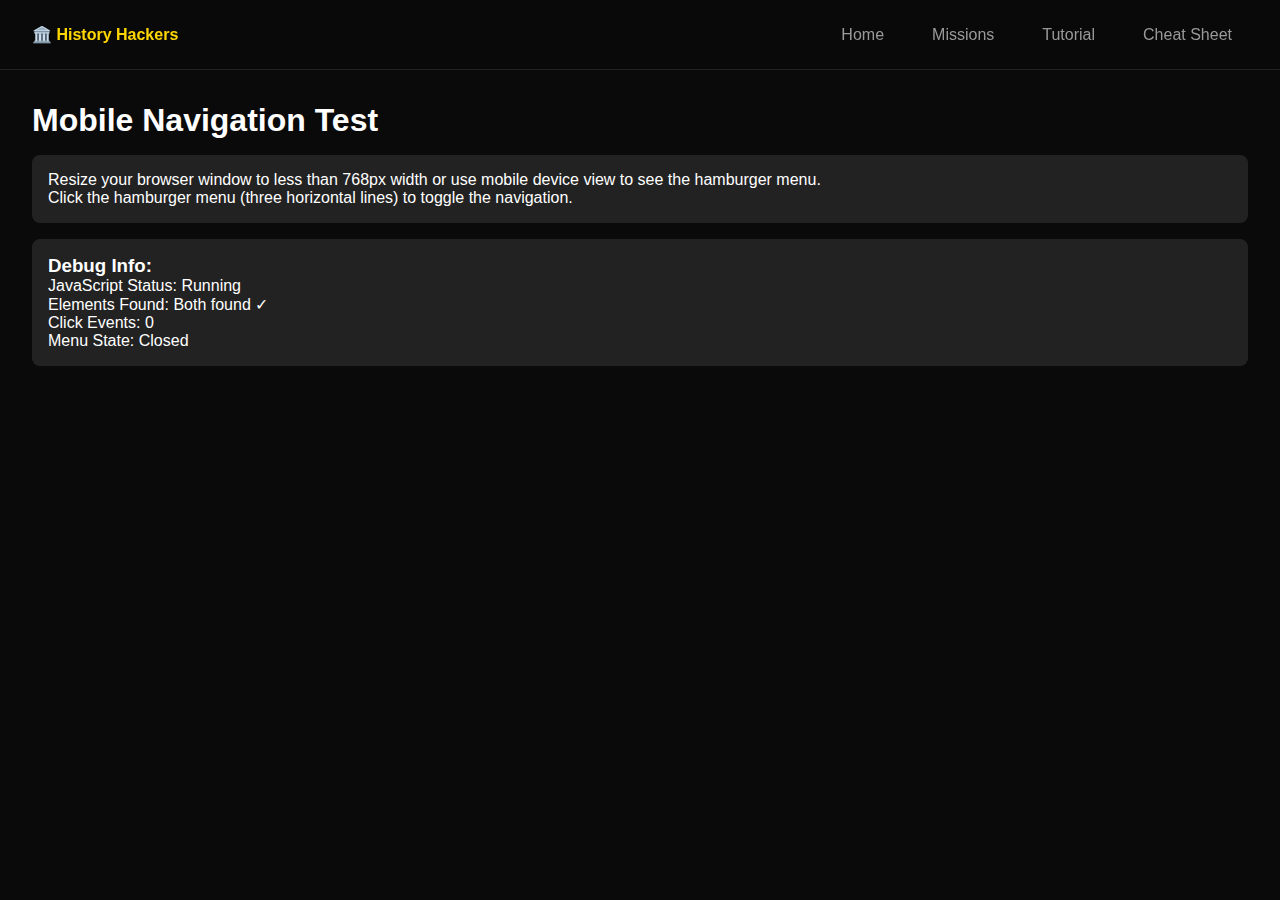
<file: mobile_nav_fix.html>
<!DOCTYPE html>
<html lang="en">
<head>
    <meta charset="UTF-8">
    <meta name="viewport" content="width=device-width, initial-scale=1.0">
    <title>Mobile Nav Fix Test</title>
    <style>
        * {
            margin: 0;
            padding: 0;
            box-sizing: border-box;
        }
        
        body {
            font-family: sans-serif;
            background: #0a0a0a;
            color: white;
            padding-top: 70px;
        }
        
        header {
            position: fixed;
            top: 0;
            width: 100%;
            background: rgba(10, 10, 10, 0.95);
            border-bottom: 1px solid rgba(255,255,255,0.1);
            height: 70px;
            z-index: 1000;
        }
        
        nav {
            display: flex;
            justify-content: space-between;
            align-items: center;
            padding: 0 2rem;
            height: 100%;
        }
        
        .logo {
            color: #ffd700;
            text-decoration: none;
            font-weight: bold;
        }
        
        .nav-links {
            display: flex;
            list-style: none;
            gap: 1rem;
        }
        
        .nav-link {
            color: #999;
            text-decoration: none;
            padding: 0.5rem 1rem;
        }
        
        .nav-link:hover {
            color: white;
        }
        
        .mobile-menu-toggle {
            display: none;
            flex-direction: column;
            gap: 4px;
            background: none;
            border: none;
            cursor: pointer;
            padding: 8px;
            z-index: 1001;
            position: relative;
        }
        
        .mobile-menu-toggle span {
            width: 24px;
            height: 2px;
            background: white;
            transition: all 0.3s;
            display: block;
        }
        
        .mobile-menu-toggle.active span:nth-child(1) {
            transform: rotate(45deg) translate(5px, 5px);
        }
        
        .mobile-menu-toggle.active span:nth-child(2) {
            opacity: 0;
        }
        
        .mobile-menu-toggle.active span:nth-child(3) {
            transform: rotate(-45deg) translate(5px, -5px);
        }
        
        /* Mobile styles */
        @media (max-width: 768px) {
            .mobile-menu-toggle {
                display: flex;
            }
            
            .nav-links {
                position: fixed;
                top: 70px;
                left: 0;
                right: 0;
                background: rgba(10, 10, 10, 0.98);
                flex-direction: column;
                padding: 2rem;
                transform: translateY(-100%);
                opacity: 0;
                visibility: hidden;
                transition: all 0.3s;
                border-bottom: 1px solid rgba(255,255,255,0.1);
                z-index: 999;
            }
            
            .nav-links.active {
                transform: translateY(0);
                opacity: 1;
                visibility: visible;
            }
        }
        
        .content {
            padding: 2rem;
        }
        
        .status {
            background: rgba(255,255,255,0.1);
            padding: 1rem;
            border-radius: 8px;
            margin: 1rem 0;
        }
    </style>
</head>
<body>
    <header>
        <nav>
            <a href="#" class="logo">🏛️ History Hackers</a>
            <ul class="nav-links" id="navLinks">
                <li><a href="#" class="nav-link">Home</a></li>
                <li><a href="#" class="nav-link">Missions</a></li>
                <li><a href="#" class="nav-link">Tutorial</a></li>
                <li><a href="#" class="nav-link">Cheat Sheet</a></li>
            </ul>
            <button class="mobile-menu-toggle" id="mobileToggle" type="button" aria-label="Toggle navigation menu">
                <span></span>
                <span></span>
                <span></span>
            </button>
        </nav>
    </header>
    
    <div class="content">
        <h1>Mobile Navigation Test</h1>
        <div class="status">
            <p>Resize your browser window to less than 768px width or use mobile device view to see the hamburger menu.</p>
            <p>Click the hamburger menu (three horizontal lines) to toggle the navigation.</p>
        </div>
        <div class="status" id="debugInfo">
            <h3>Debug Info:</h3>
            <p>JavaScript Status: <span id="jsStatus">Loading...</span></p>
            <p>Elements Found: <span id="elemStatus">Checking...</span></p>
            <p>Click Events: <span id="clickStatus">0</span></p>
            <p>Menu State: <span id="menuState">Closed</span></p>
        </div>
    </div>
    
    <script>
        // Wait for DOM to be fully loaded
        document.addEventListener('DOMContentLoaded', function() {
            const mobileToggle = document.getElementById('mobileToggle');
            const navLinks = document.getElementById('navLinks');
            let clickCount = 0;
            
            // Update debug info
            document.getElementById('jsStatus').textContent = 'Running';
            document.getElementById('elemStatus').textContent = 
                (mobileToggle && navLinks) ? 'Both found ✓' : 'Missing elements ✗';
            
            if (mobileToggle && navLinks) {
                // Add click event listener
                mobileToggle.addEventListener('click', function(e) {
                    e.preventDefault();
                    clickCount++;
                    
                    // Toggle classes
                    mobileToggle.classList.toggle('active');
                    navLinks.classList.toggle('active');
                    
                    // Update debug info
                    document.getElementById('clickStatus').textContent = clickCount;
                    document.getElementById('menuState').textContent = 
                        navLinks.classList.contains('active') ? 'Open' : 'Closed';
                    
                    console.log('Menu toggled:', navLinks.classList.contains('active'));
                });
                
                console.log('Mobile navigation initialized successfully');
            } else {
                console.error('Could not find navigation elements');
                if (!mobileToggle) console.error('mobileToggle not found');
                if (!navLinks) console.error('navLinks not found');
            }
        });
    </script>
</body>
</html>
</file>
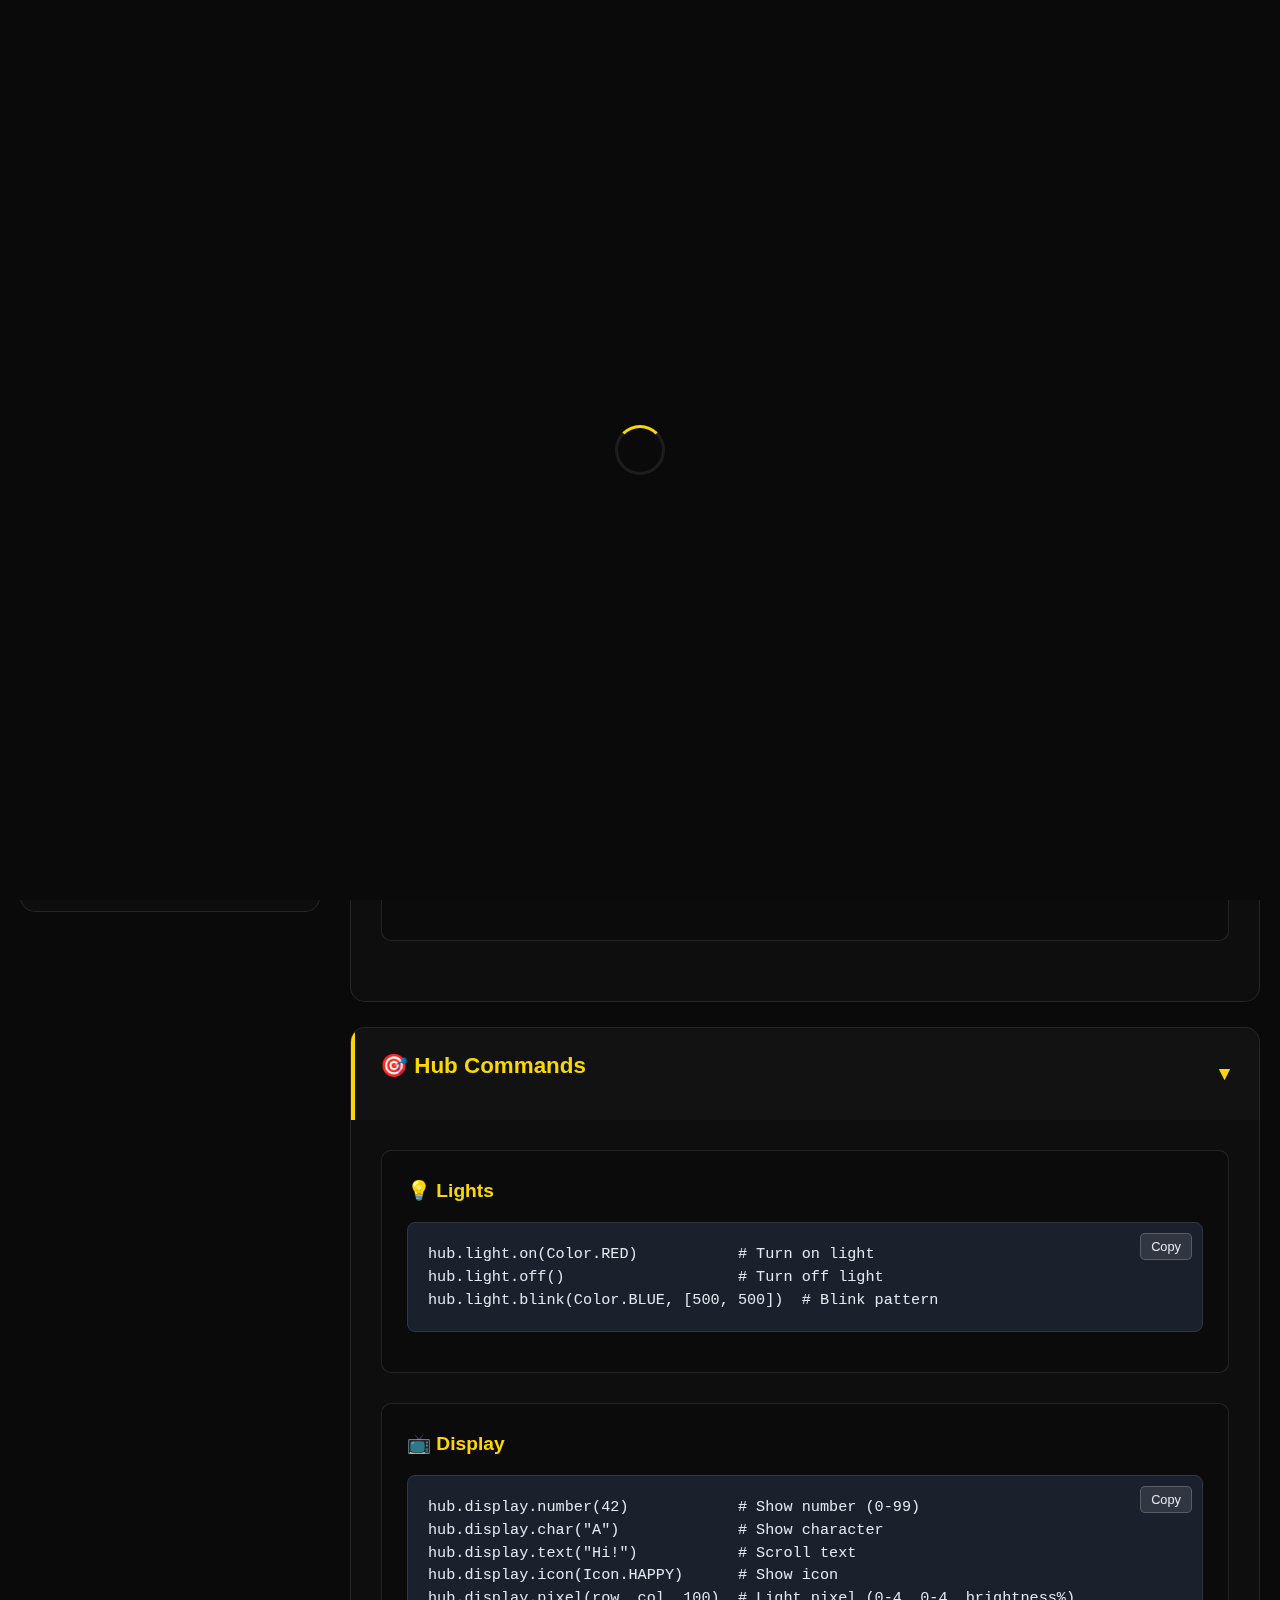
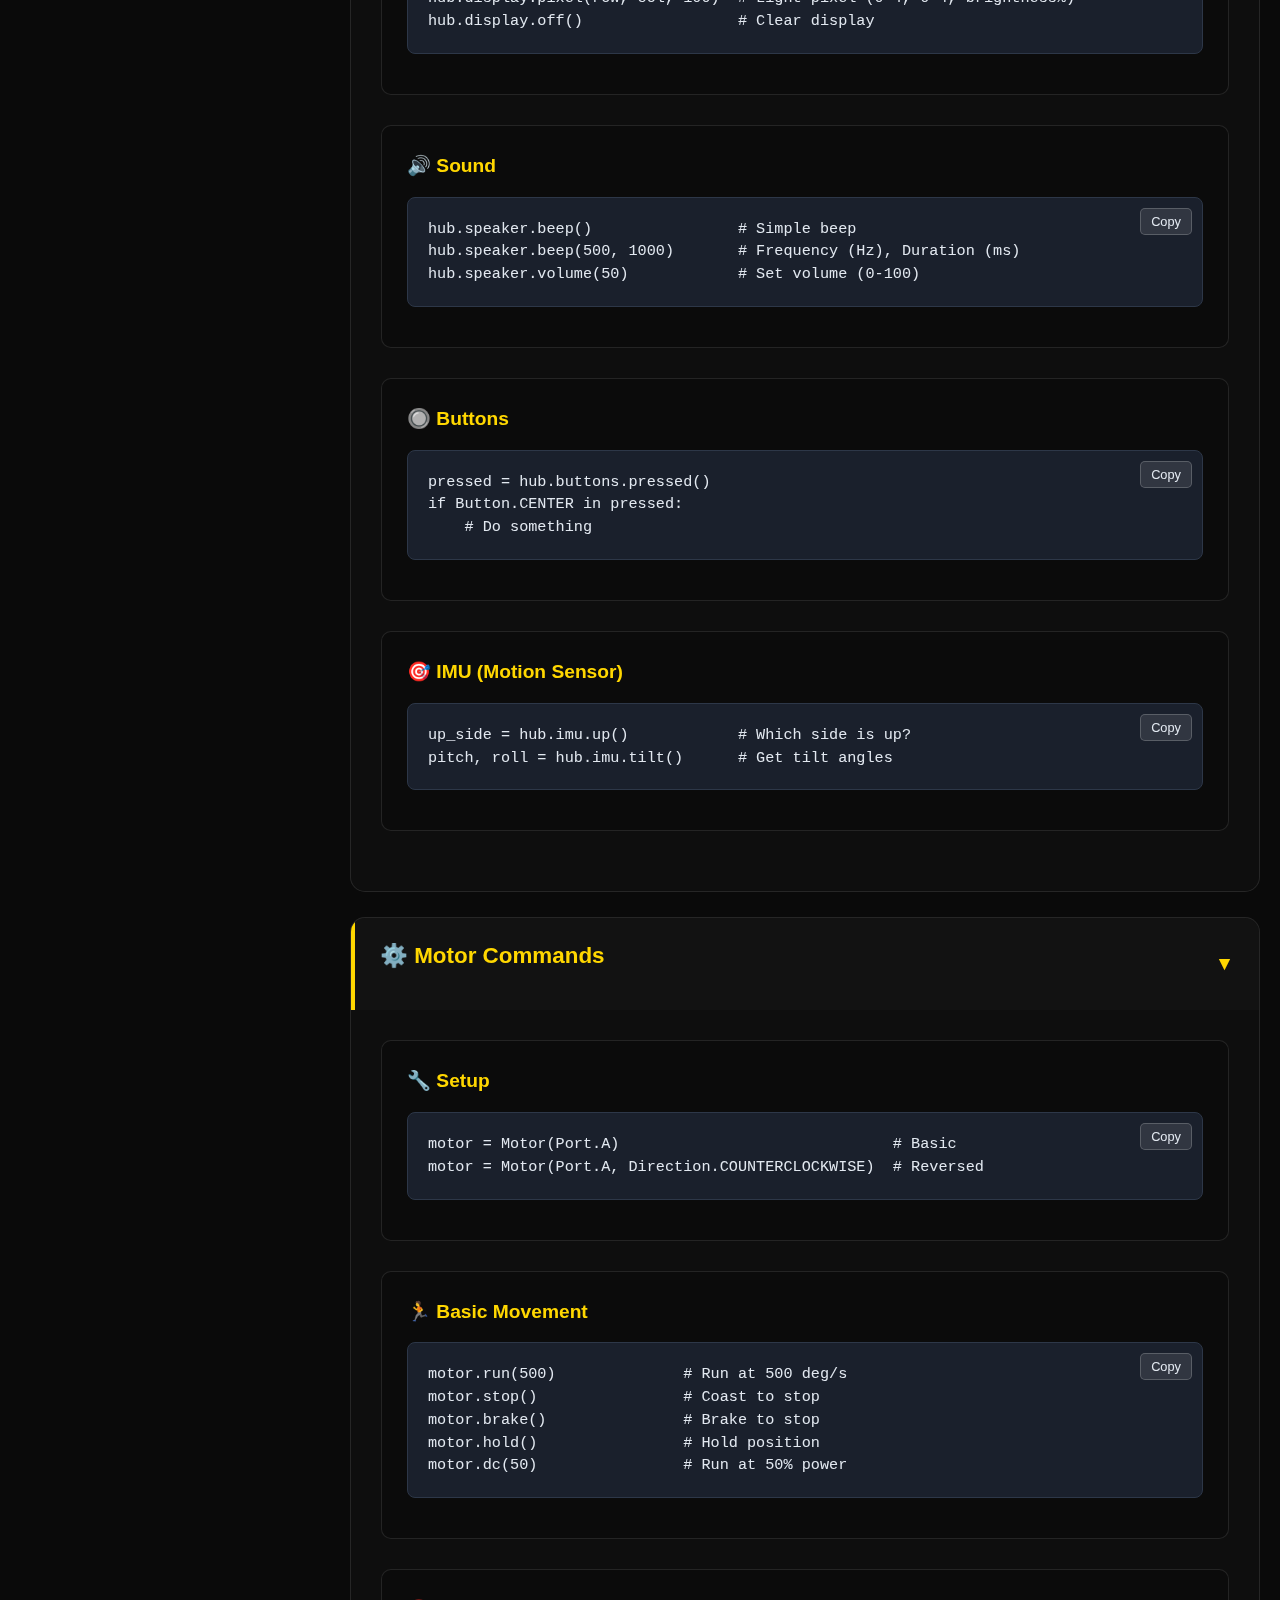
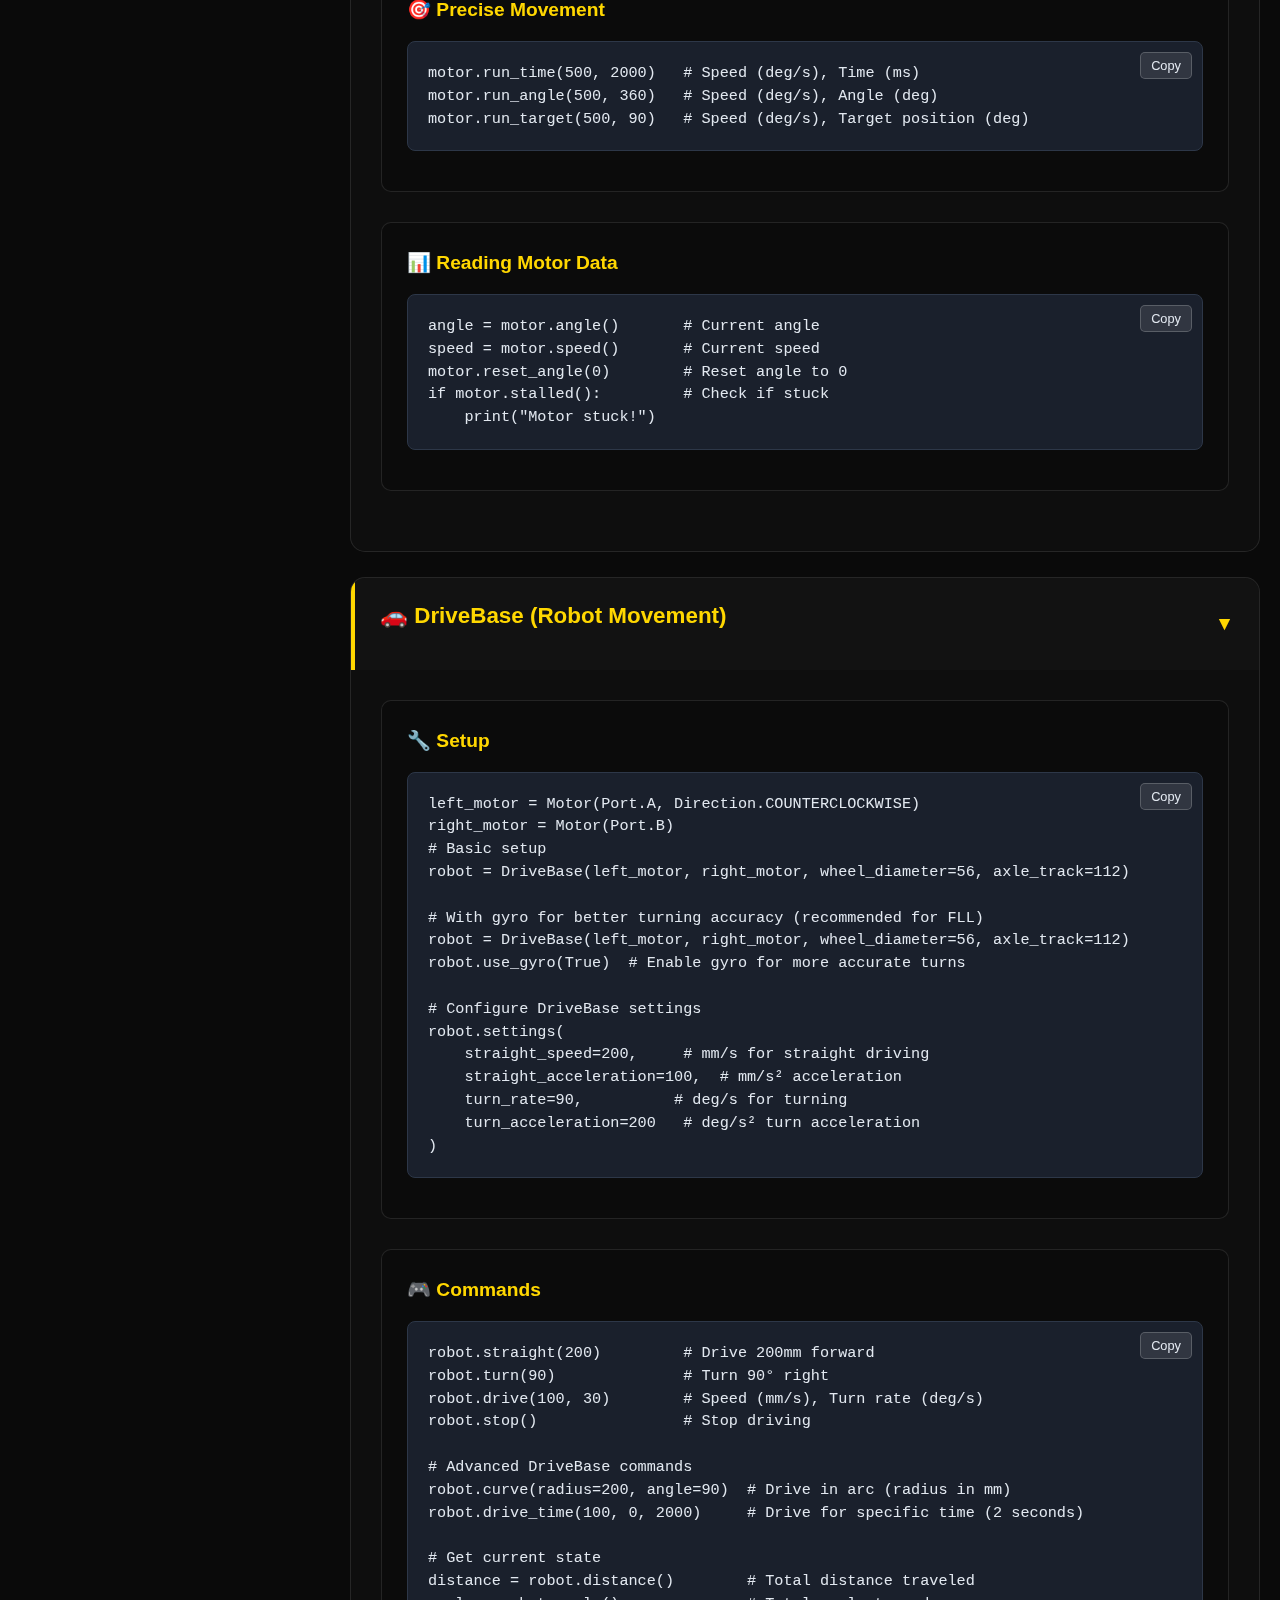
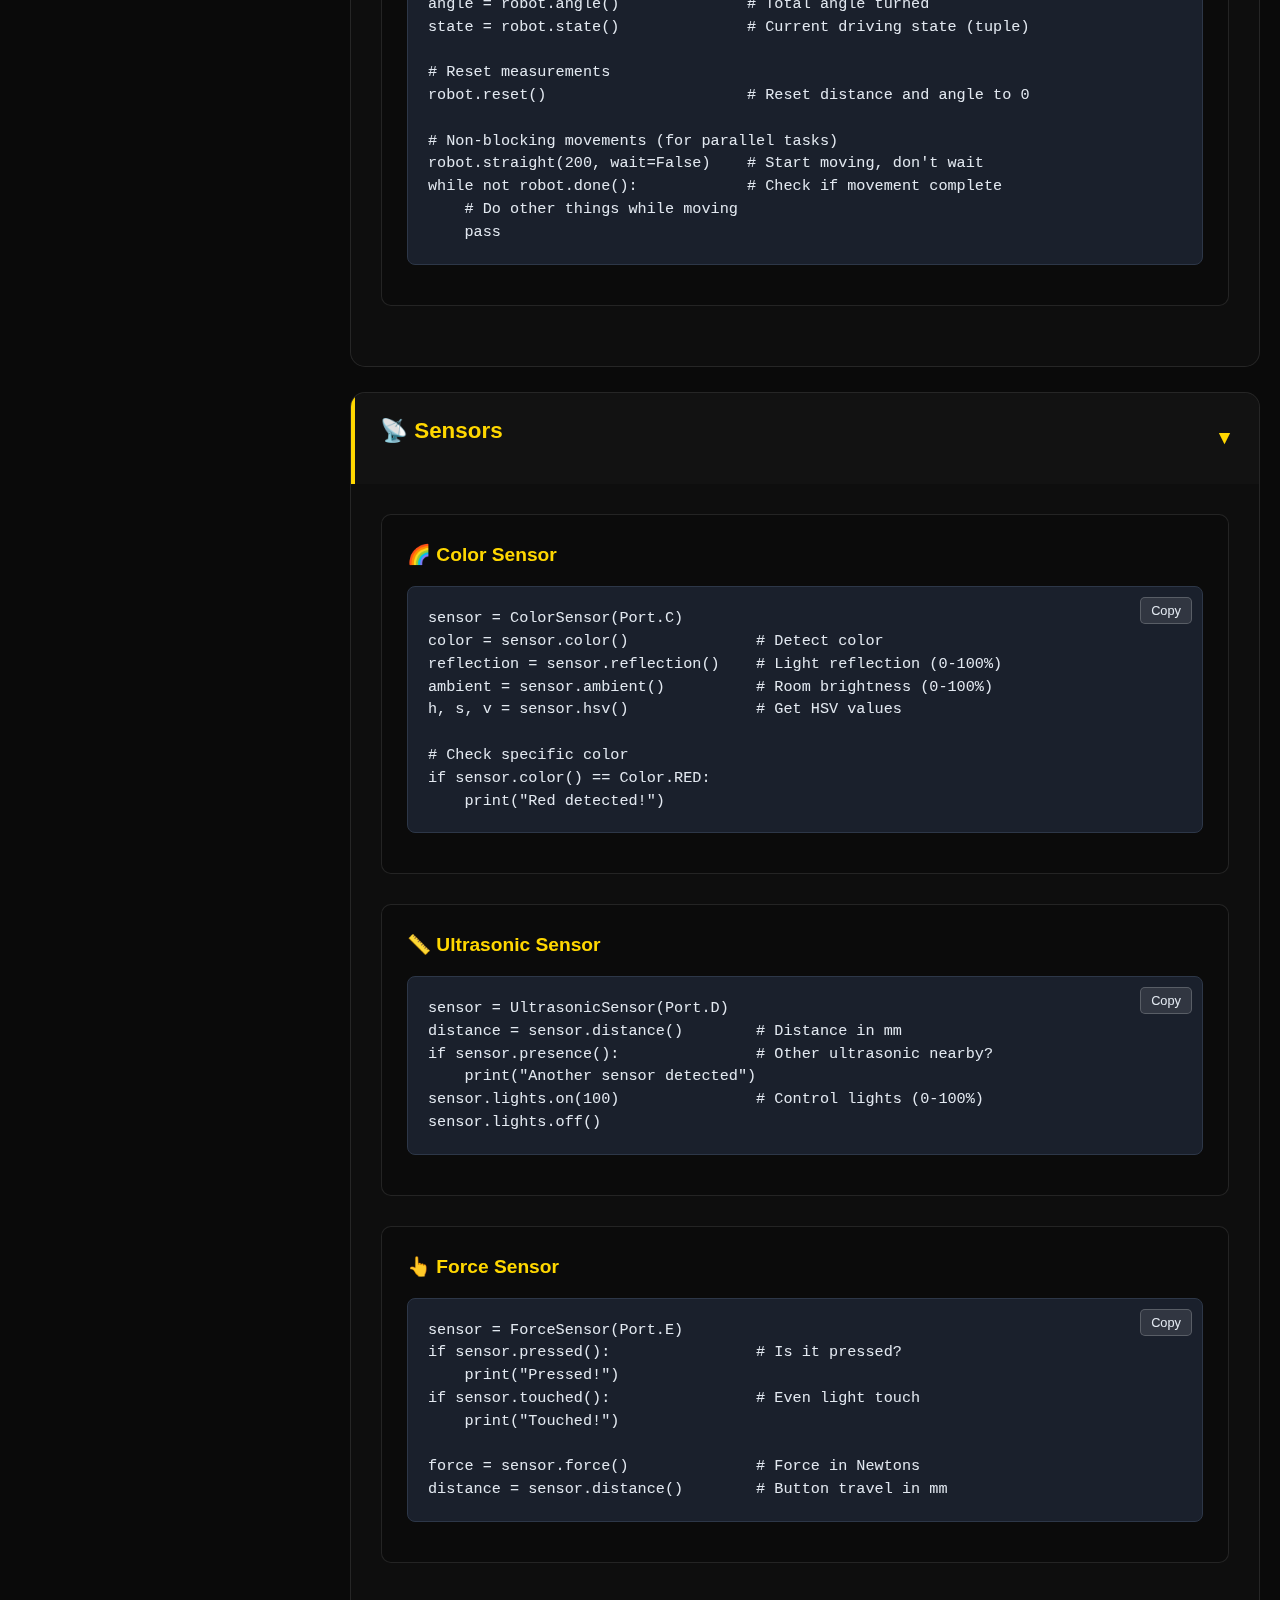
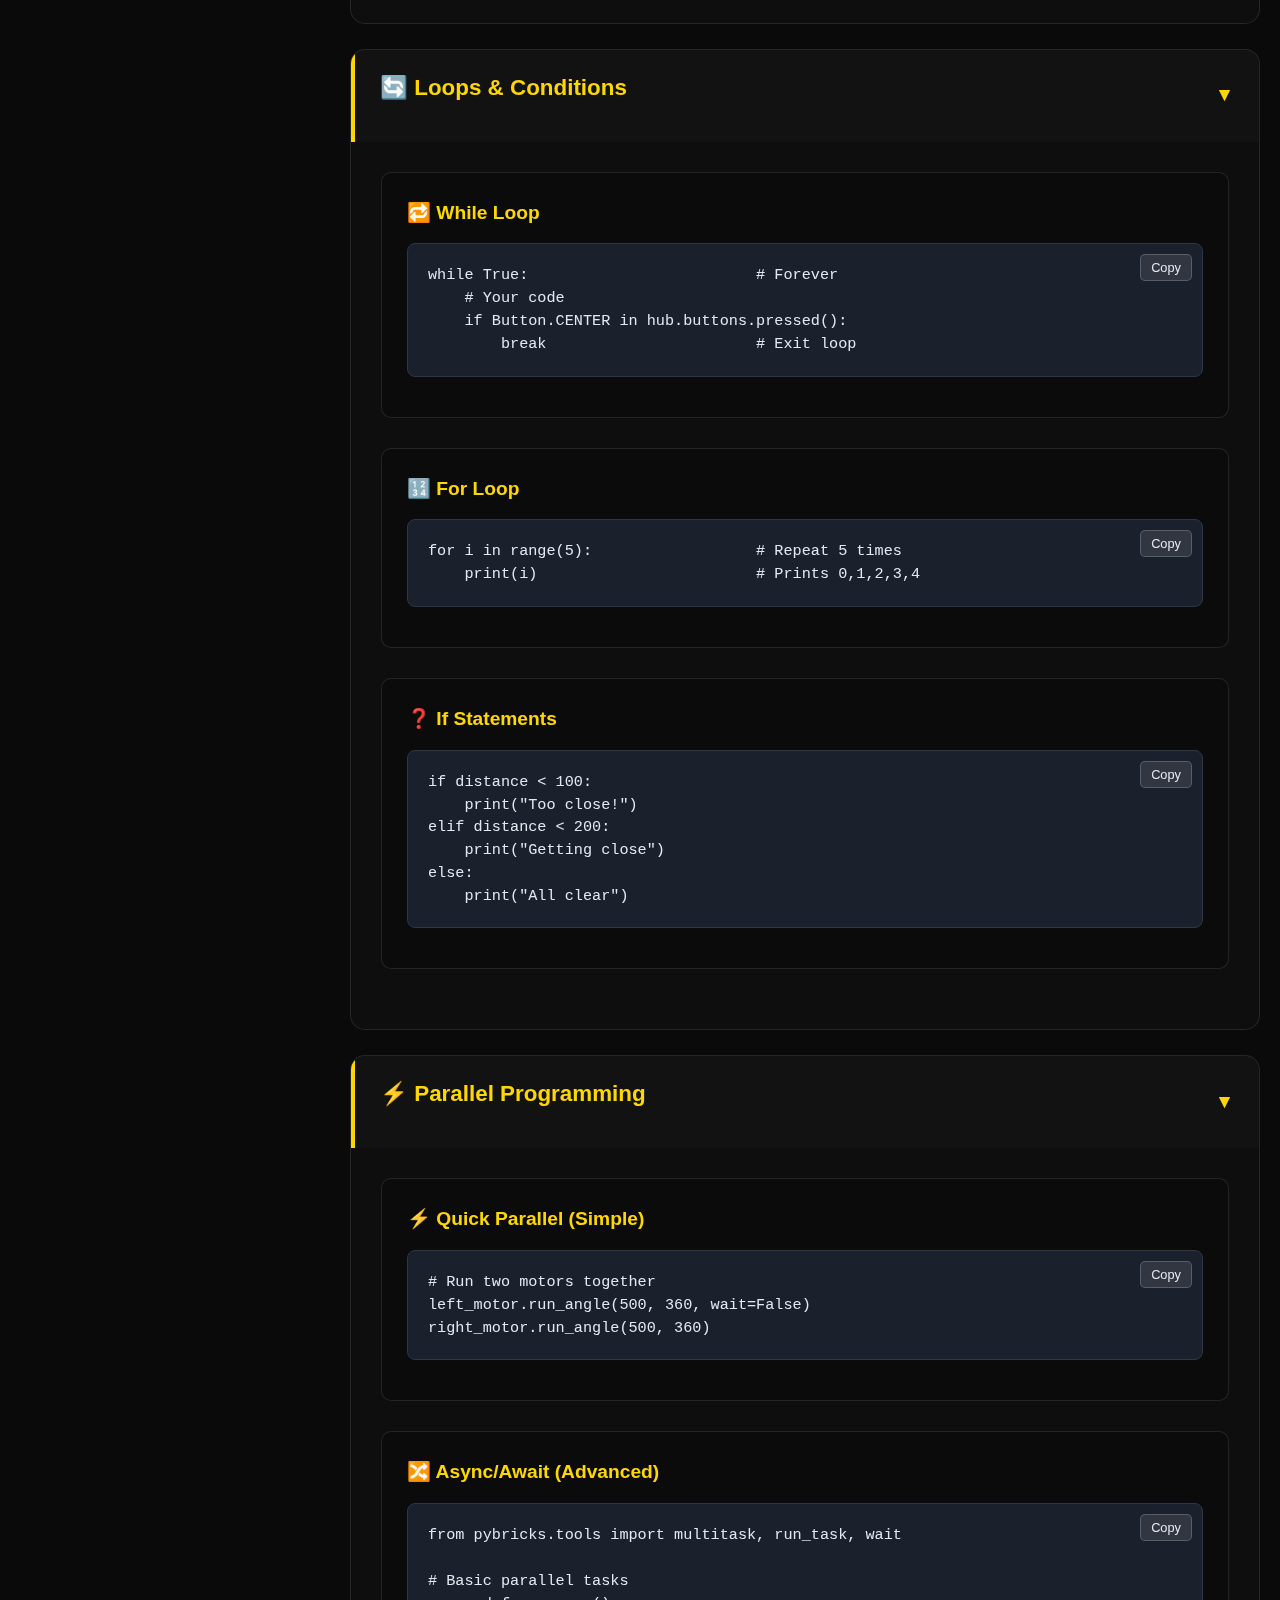
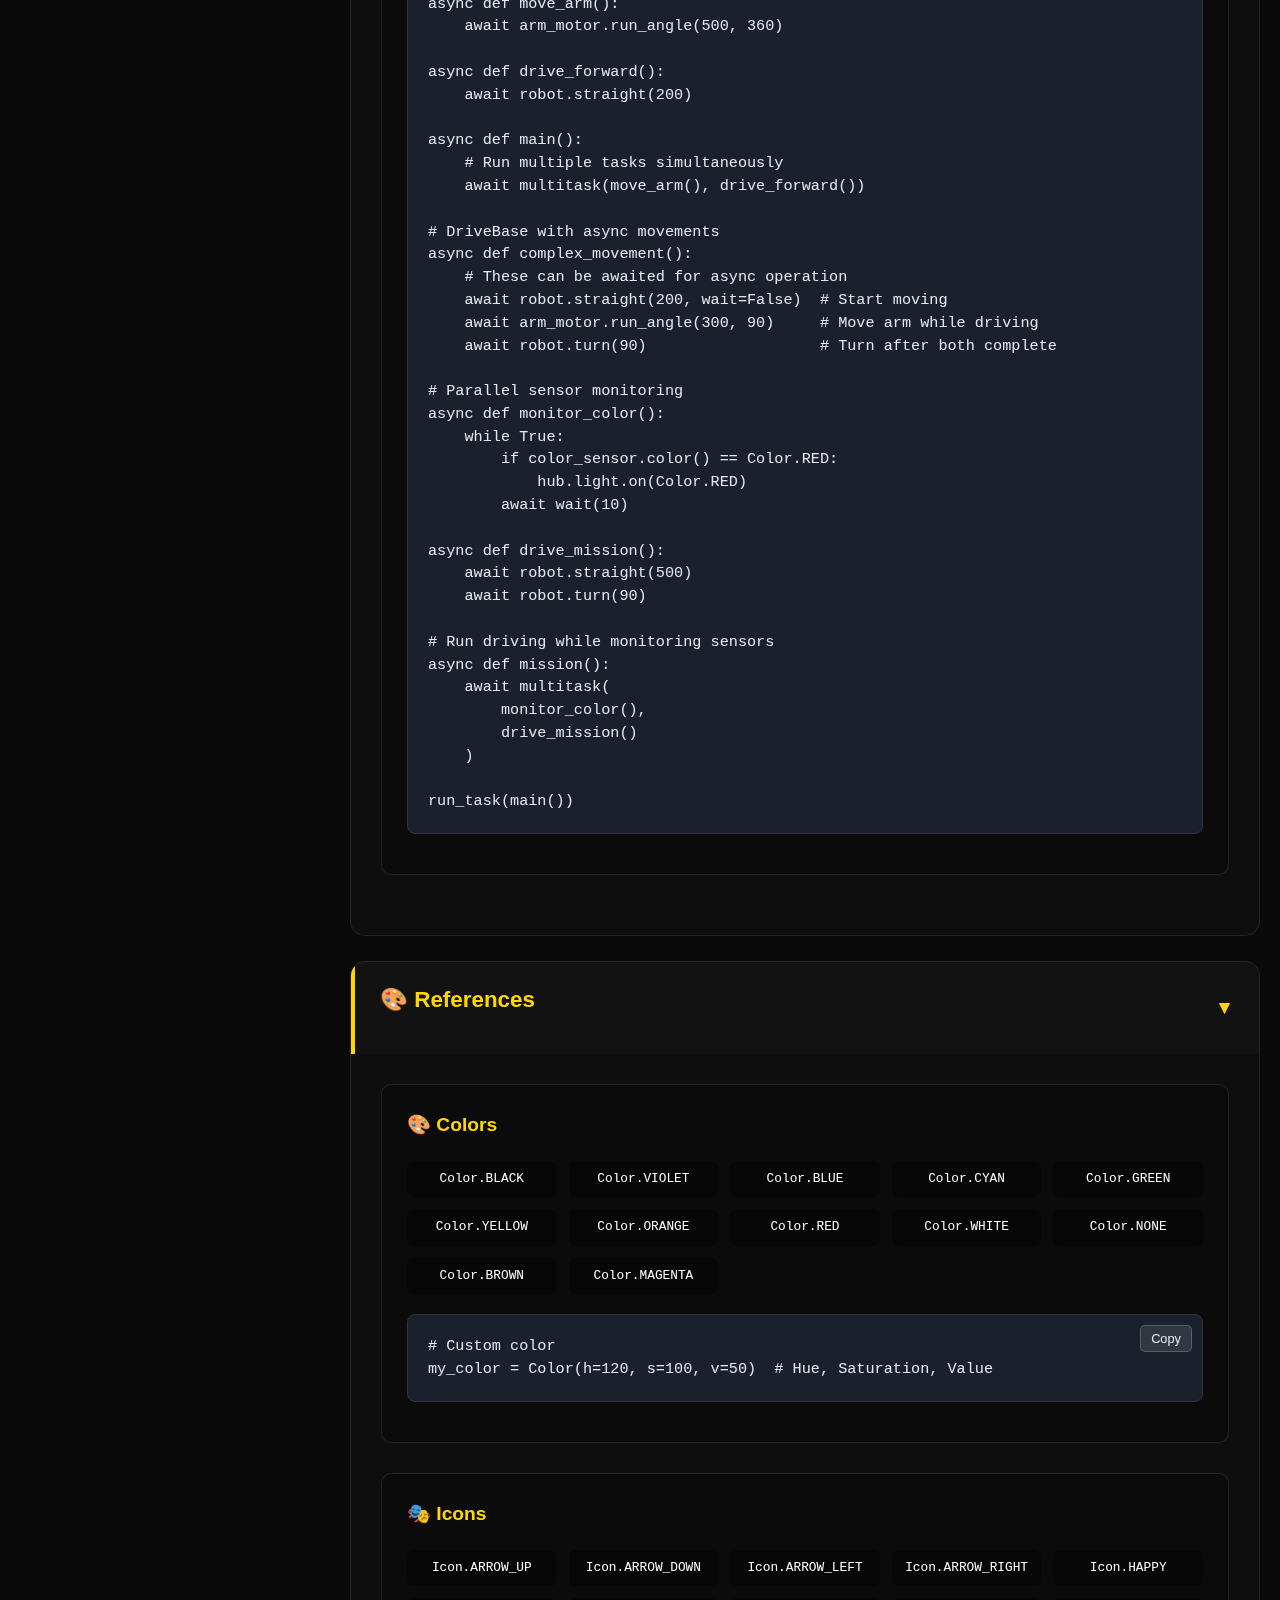
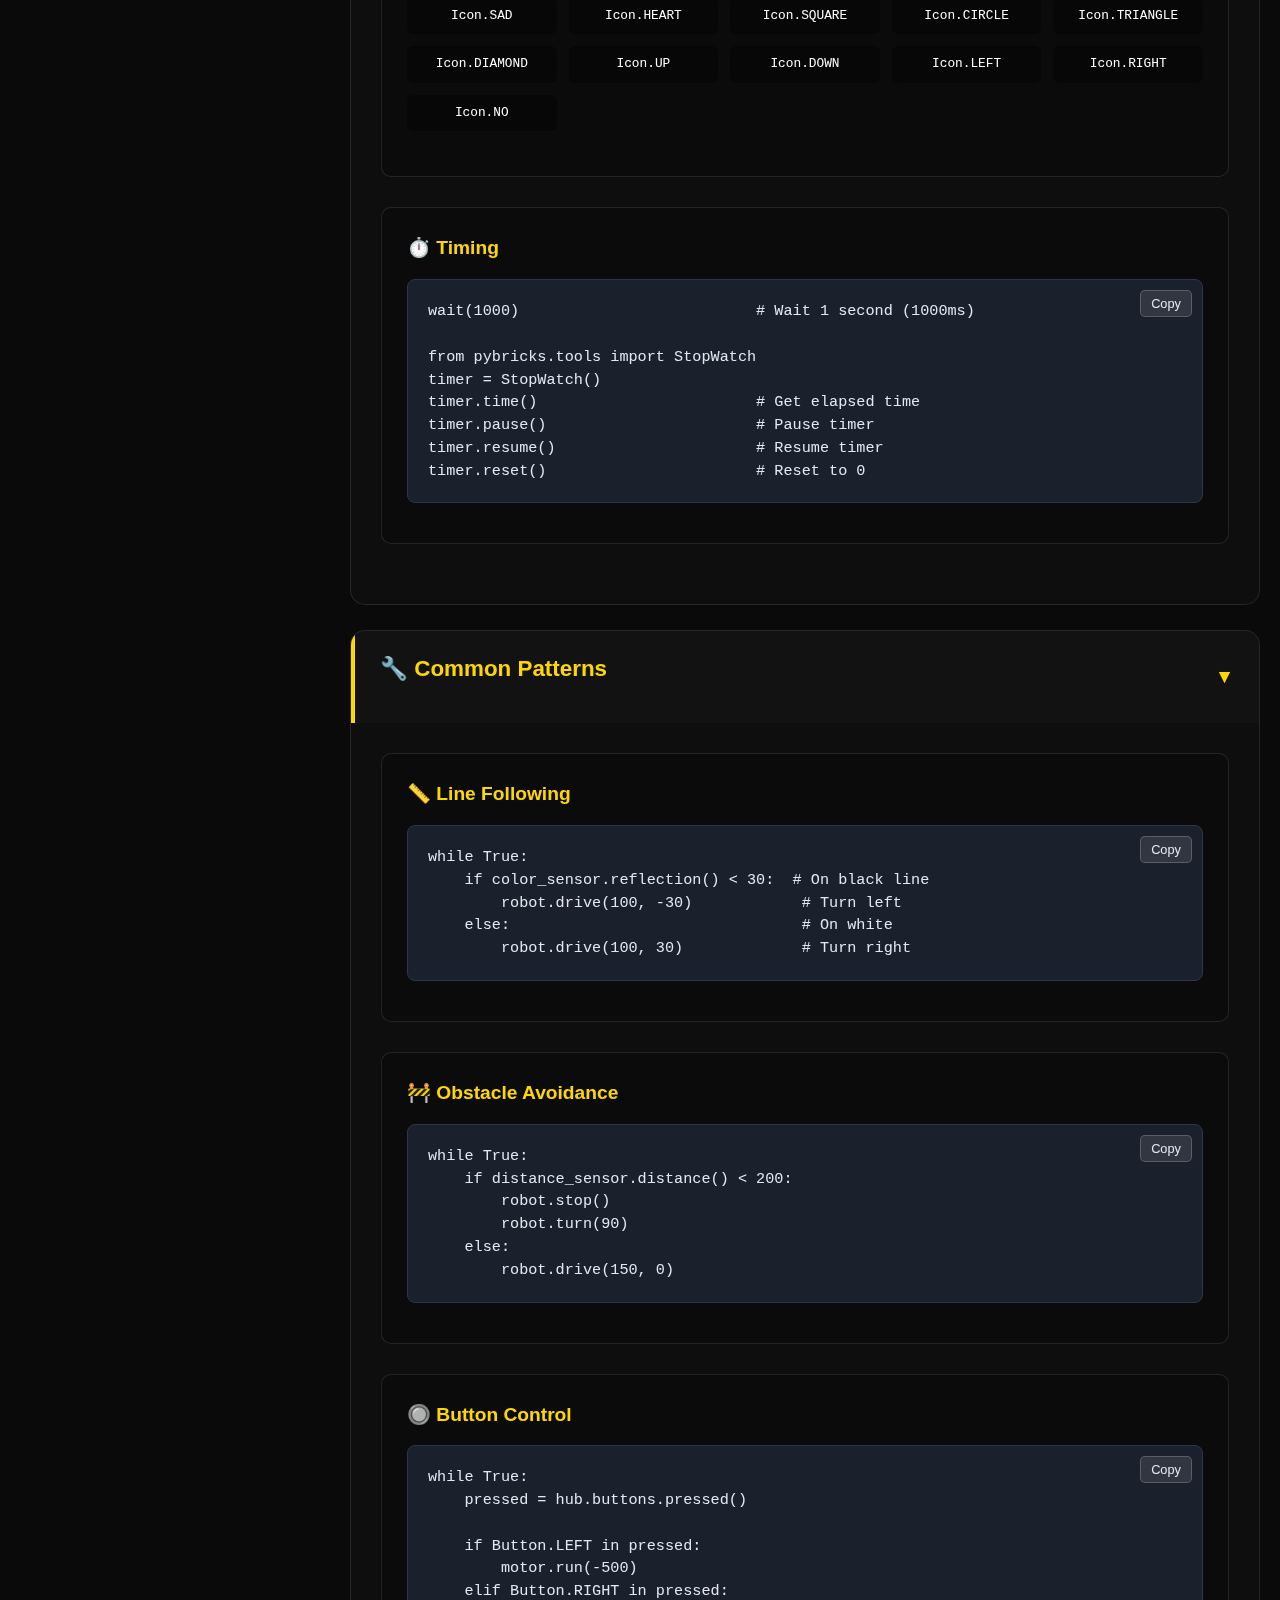
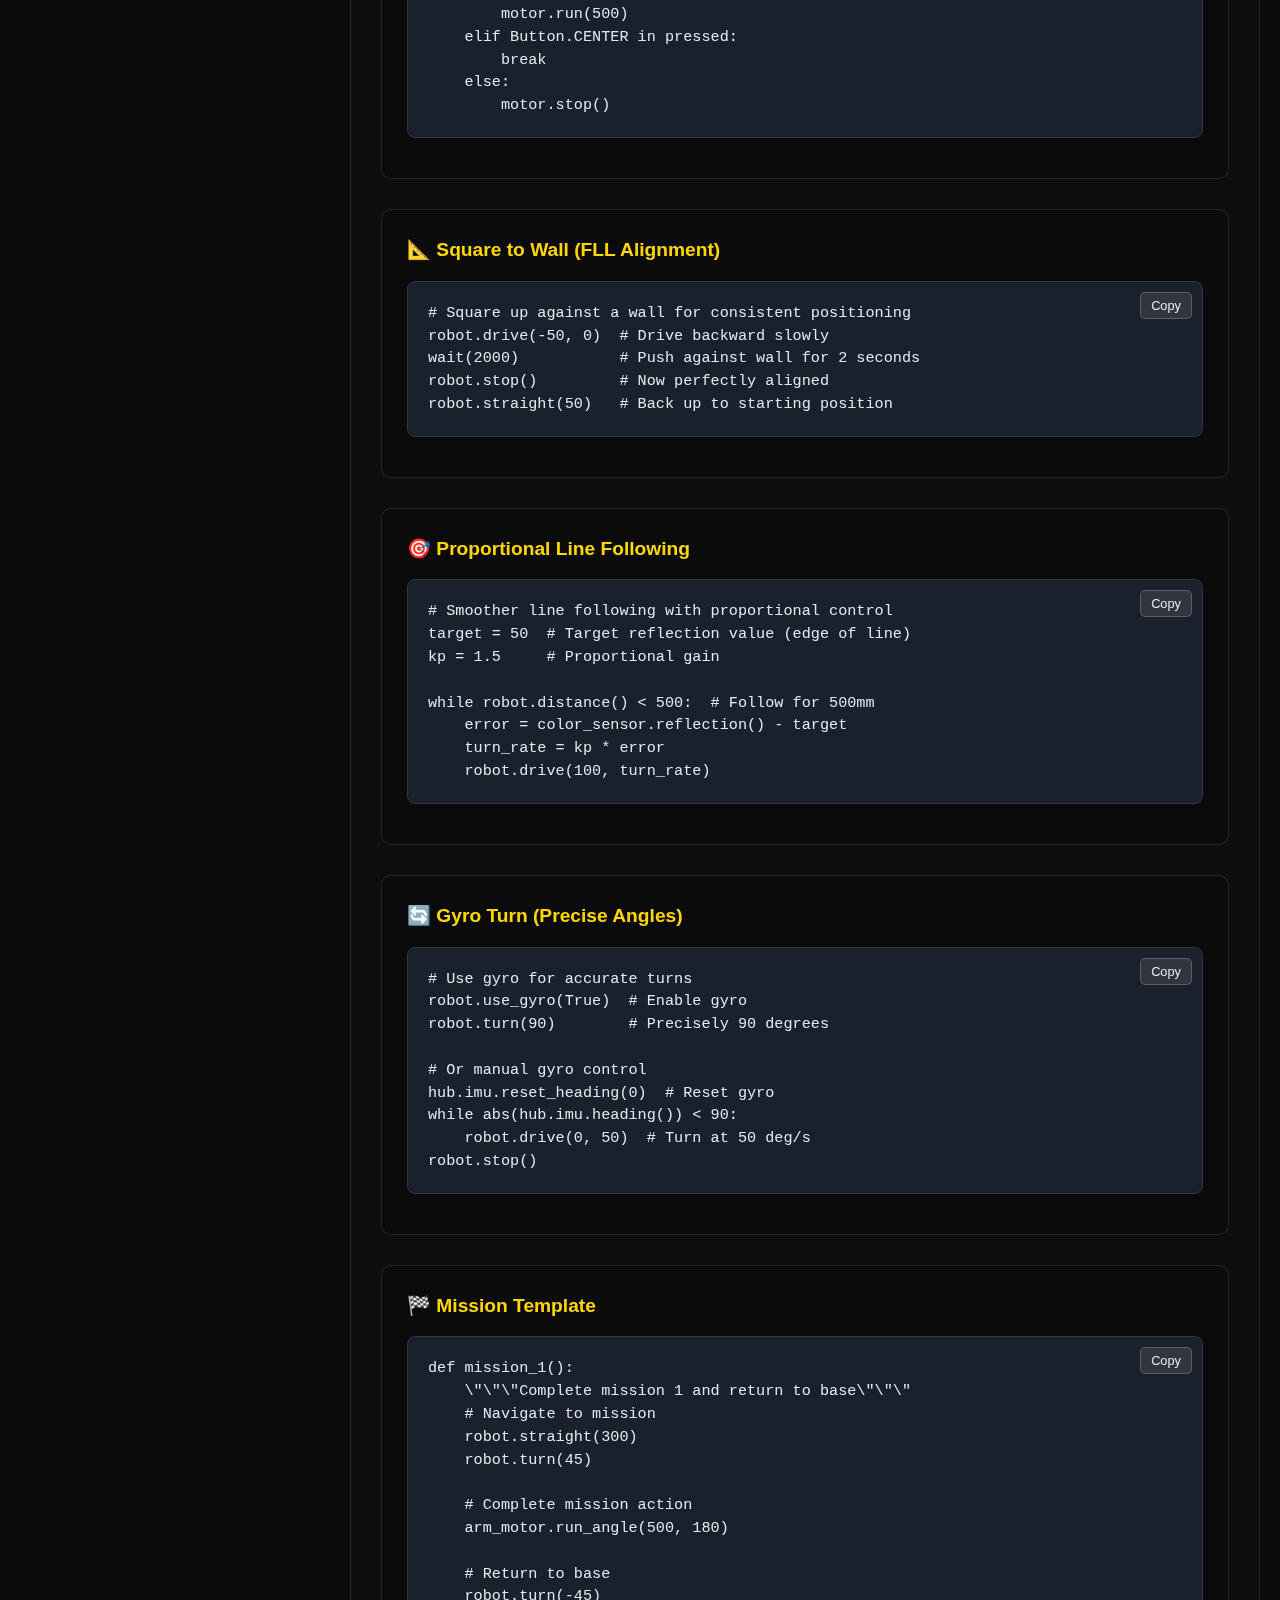
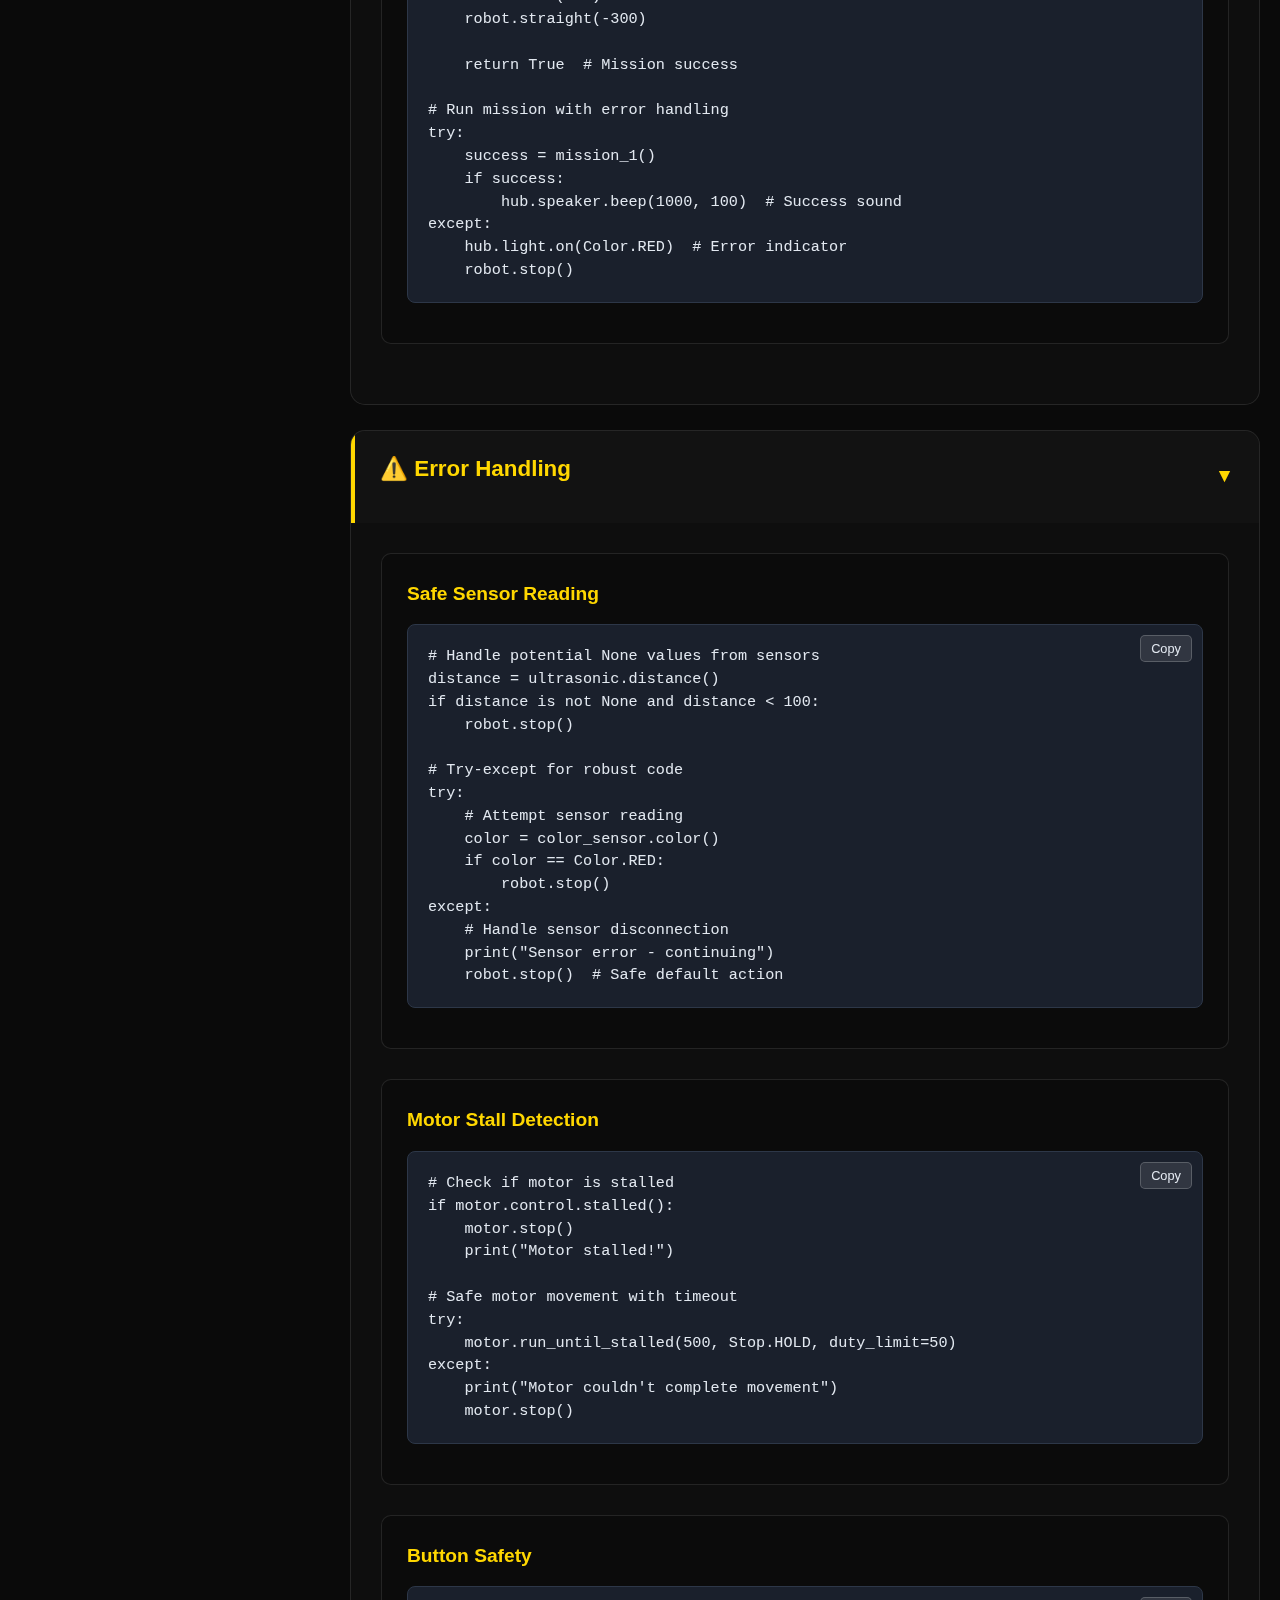
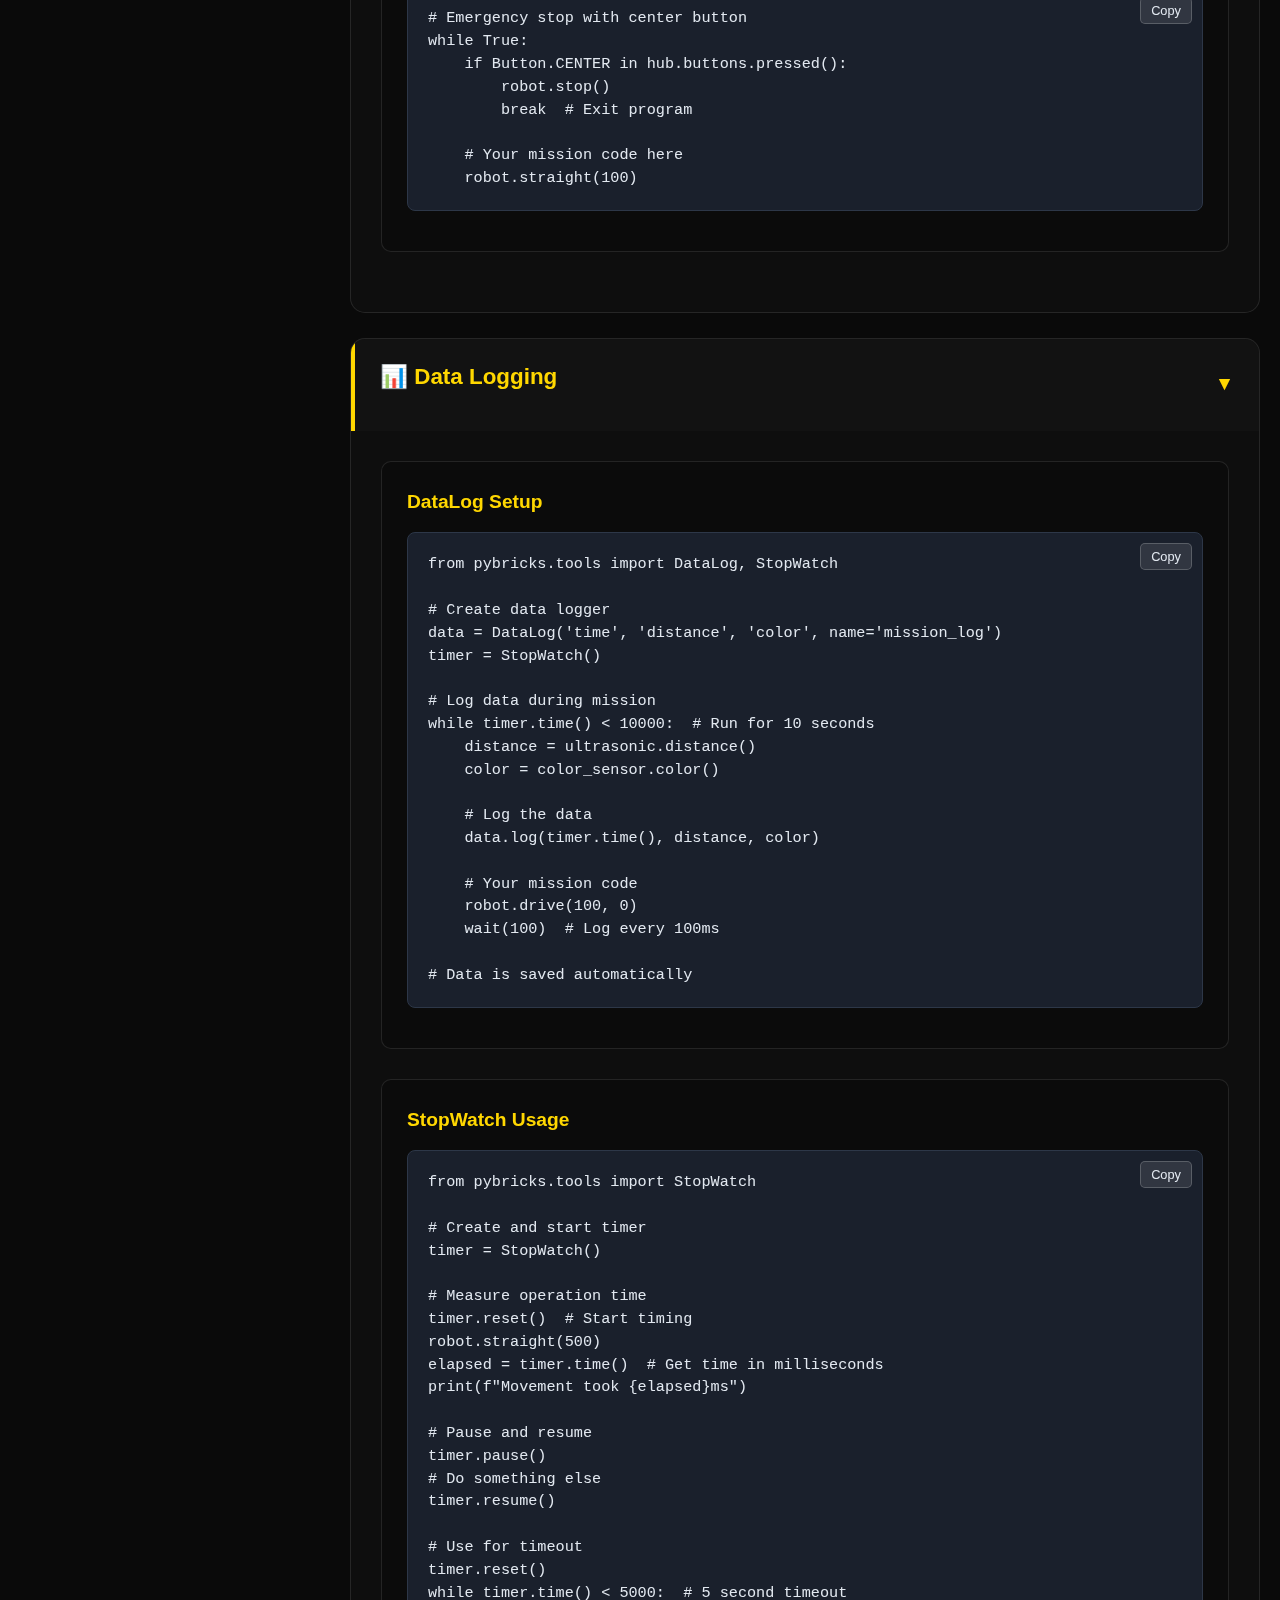
<file: pybricks_cheatsheet.html>
<!DOCTYPE html>
<html lang="en">
<head>
    <meta charset="UTF-8">
    <meta name="viewport" content="width=device-width, initial-scale=1.0">
    <title>Pybricks SPIKE Prime Complete Cheatsheet</title>
    <link rel="stylesheet" href="shared-styles.css">
    <style>
        /* Page-specific styles only - common styles are in shared-styles.css */
        body {
            padding-top: 70px; /* Account for fixed header */
        }

        /* Container styles enhanced for cheatsheet layout */
        .container {
            display: grid;
            grid-template-columns: 300px 1fr;
            gap: 30px;
        }

        .header {
            grid-column: 1 / -1;
            text-align: center;
            padding: 30px 20px;
            background: var(--card);
            border-radius: 15px;
            border: 1px solid rgba(255, 255, 255, 0.1);
            margin-bottom: 30px;
            width: 100%;
            box-sizing: border-box;
        }

        .header h1 {
            font-size: 2.5rem;
            background: var(--gradient-gold);
            -webkit-background-clip: text;
            -webkit-text-fill-color: transparent;
            background-clip: text;
            margin-bottom: 10px;
        }

        .header p {
            font-size: 1.2rem;
            opacity: 0.8;
        }

        .sidebar {
            position: sticky;
            top: 90px; /* Account for header */
            height: fit-content;
            max-height: calc(100vh - 120px);
            overflow-y: auto;
            background: var(--card);
            border-radius: 15px;
            padding: 20px;
            border: 1px solid rgba(255, 255, 255, 0.1);
        }

        .filter-buttons {
            display: grid;
            gap: 6px;
            margin-bottom: 20px;
        }

        .filter-btn {
            padding: 10px 12px;
            background: rgba(255, 255, 255, 0.1);
            border: 1px solid rgba(255, 255, 255, 0.2);
            border-radius: 8px;
            color: #e2e8f0;
            cursor: pointer;
            transition: all 0.3s ease;
            text-align: center;
            font-size: 0.85rem;
        }

        .filter-btn:hover {
            background: rgba(255, 255, 255, 0.2);
            transform: translateY(-1px);
        }

        .filter-btn.active {
            background: rgba(255, 215, 0, 0.2);
            border-color: var(--gold);
            color: var(--gold);
        }


        .main-content {
            display: grid;
            gap: 25px;
            max-width: 100%;
            width: 100%;
        }

        .section {
            background: var(--card);
            border-radius: 15px;
            border: 1px solid rgba(255, 255, 255, 0.1);
            overflow: hidden;
            transition: all 0.3s ease;
        }

        .section:hover {
            border-color: rgba(255, 255, 255, 0.2);
        }

        .section-header {
            background: var(--card);
            border-left: 4px solid var(--gold);
            padding: 20px 25px;
            cursor: pointer;
            display: flex;
            justify-content: space-between;
            align-items: center;
            user-select: none;
            transition: all 0.3s;
        }

        .section-header:hover {
            background: var(--card-hover);
            border-left-color: var(--gold-light);
        }

        .section-title {
            font-size: 1.4rem;
            font-weight: 600;
            color: var(--gold);
        }

        .toggle-icon {
            font-size: 1.2rem;
            transition: transform 0.3s ease;
            color: var(--gold);
        }

        .section.collapsed .toggle-icon {
            transform: rotate(-90deg);
        }

        .section-content {
            padding: 30px;
            overflow: hidden;
            transition: all 0.3s ease;
            max-width: 100%;
            box-sizing: border-box;
        }

        .section.collapsed .section-content {
            max-height: 0;
            padding: 0 25px;
        }

        .subsection {
            margin-bottom: 30px;
            background: rgba(0, 0, 0, 0.2);
            border-radius: 10px;
            padding: 25px;
            border: 1px solid rgba(255, 255, 255, 0.1);
        }

        .subsection h4 {
            color: #ffd700;
            font-size: 1.2rem;
            margin-bottom: 15px;
            display: flex;
            align-items: center;
            gap: 10px;
        }

        .code-block {
            position: relative;
            background: #1a202c;
            border: 1px solid #2d3748;
            border-radius: 8px;
            margin: 15px 0;
            overflow: hidden;
            max-width: 100%;
            box-sizing: border-box;
        }

        .code-header {
            background: #2d3748;
            padding: 10px 15px;
            display: flex;
            justify-content: between;
            align-items: center;
            font-size: 0.8rem;
            color: #a0aec0;
        }

        .code-content {
            padding: 20px;
            overflow-x: auto;
        }

        .code-content pre {
            margin: 0;
            font-family: 'Courier New', monospace;
            font-size: 0.95rem;
            line-height: 1.5;
            max-width: 100%;
            overflow-x: auto;
        }

        .copy-btn {
            position: absolute;
            top: 10px;
            right: 10px;
            background: rgba(255, 255, 255, 0.1);
            border: 1px solid rgba(255, 255, 255, 0.2);
            color: #e2e8f0;
            padding: 5px 10px;
            border-radius: 5px;
            cursor: pointer;
            font-size: 0.8rem;
            transition: all 0.3s ease;
        }

        .copy-btn:hover {
            background: rgba(255, 255, 255, 0.2);
        }

        .copy-btn.copied {
            background: #22c55e;
            border-color: #22c55e;
        }

        .highlight {
            background-color: #ffd700;
            color: #000;
            padding: 2px 4px;
            border-radius: 3px;
        }

        .tips-grid {
            display: grid;
            grid-template-columns: repeat(auto-fit, minmax(300px, 1fr));
            gap: 20px;
        }

        .tip-card {
            background: rgba(0, 0, 0, 0.3);
            border-radius: 8px;
            padding: 15px;
            border-left: 4px solid var(--gold);
        }

        .tip-card h5 {
            color: var(--gold);
            margin-bottom: 8px;
            font-weight: 600;
        }

        .values-grid {
            display: grid;
            grid-template-columns: repeat(auto-fit, minmax(250px, 1fr));
            gap: 15px;
            margin: 20px 0;
        }

        .value-item {
            background: rgba(0, 0, 0, 0.3);
            padding: 10px 15px;
            border-radius: 6px;
            text-align: center;
            font-family: 'Courier New', monospace;
            font-size: 0.9rem;
        }

        .colors-grid {
            display: grid;
            grid-template-columns: repeat(auto-fit, minmax(140px, 1fr));
            gap: 12px;
            margin: 20px 0;
        }

        .color-item {
            background: rgba(0, 0, 0, 0.3);
            padding: 8px;
            border-radius: 6px;
            text-align: center;
            font-family: 'Courier New', monospace;
            font-size: 0.8rem;
        }

        .pattern-example {
            background: rgba(0, 0, 0, 0.2);
            border-left: 4px solid #22c55e;
            padding: 15px;
            margin: 15px 0;
            border-radius: 0 8px 8px 0;
        }

        .pattern-example h5 {
            color: #22c55e;
            margin-bottom: 10px;
        }

        .hidden {
            display: none !important;
        }

        /* Tablet view (769px - 1024px) */
        @media (max-width: 1024px) {
            .container {
                grid-template-columns: 250px 1fr;
                gap: 20px;
                max-width: 100%;
            }
            
            .header h1 {
                font-size: 2.2rem;
            }
            
            .tips-grid {
                grid-template-columns: repeat(auto-fit, minmax(250px, 1fr));
            }
            
            .values-grid {
                grid-template-columns: repeat(auto-fit, minmax(180px, 1fr));
            }
        }
        
        /* Mobile view (max-width: 768px) */
        @media (max-width: 768px) {
            body {
                padding-top: 60px;
            }
            
            .container {
                grid-template-columns: 1fr;
                padding: 10px;
                gap: 15px;
                max-width: 100%;
            }
            
            .sidebar {
                position: static;
                order: -1; /* Move to top on mobile */
                padding: 15px;
                max-height: 300px;
                overflow-y: auto;
            }
            
            .filter-buttons {
                display: grid;
                grid-template-columns: repeat(2, 1fr);
                gap: 6px;
            }
            
            .filter-btn {
                font-size: 0.85rem;
                padding: 10px 8px;
                min-height: 44px; /* Touch-friendly size */
            }
            
            .header {
                padding: 20px 15px;
                margin-bottom: 20px;
            }
            
            .header h1 {
                font-size: 1.8rem;
            }
            
            .header p {
                font-size: 1rem;
            }
            
            .section-header {
                padding: 15px 20px;
            }
            
            .section-title {
                font-size: 1.15rem;
            }
            
            .section-content {
                padding: 15px;
            }
            
            .subsection {
                padding: 15px;
                margin-bottom: 20px;
            }
            
            .subsection h4 {
                font-size: 1.1rem;
            }
            
            /* Code blocks responsive */
            .code-block {
                margin: 10px 0;
            }
            
            .code-content {
                padding: 10px;
                font-size: 0.85rem;
            }
            
            .code-content pre {
                font-size: 0.8rem;
                line-height: 1.3;
                overflow-x: auto;
                white-space: pre;
            }
            
            .copy-btn {
                padding: 6px 12px;
                font-size: 0.75rem;
                min-height: 36px;
                min-width: 60px;
            }
            
            /* Grid adjustments */
            .tips-grid {
                grid-template-columns: 1fr;
                gap: 15px;
            }
            
            .values-grid {
                grid-template-columns: 1fr;
                gap: 10px;
            }
            
            .colors-grid {
                grid-template-columns: repeat(2, 1fr);
                gap: 8px;
            }
            
            .tip-card {
                padding: 12px;
            }
            
            .value-item {
                padding: 8px 12px;
                font-size: 0.85rem;
            }
            
            .color-item {
                padding: 6px;
                font-size: 0.75rem;
            }
            
            /* Animation adjustments */
            .bg-animation::before,
            .bg-animation::after {
                width: 200px;
                height: 200px;
                filter: blur(60px);
            }
        }
        
        /* Small mobile (max-width: 480px) */
        @media (max-width: 480px) {
            .header h1 {
                font-size: 1.5rem;
            }
            
            .filter-buttons {
                grid-template-columns: 1fr;
            }
            
            .filter-btn {
                font-size: 0.9rem;
                padding: 12px;
            }
            
            .section-title {
                font-size: 1.05rem;
            }
            
            .code-content pre {
                font-size: 0.7rem;
                white-space: pre-wrap;
                word-break: break-word;
            }
            
            .colors-grid {
                grid-template-columns: 1fr;
            }
            
            /* Hide background animation on very small screens */
            .bg-animation {
                display: none;
            }
        }
        
        /* Landscape mode adjustments */
        @media (orientation: landscape) and (max-height: 600px) {
            body {
                padding-top: 50px;
            }
            
            .header {
                padding: 15px;
            }
            
            .header h1 {
                font-size: 1.6rem;
            }
            
            .sidebar {
                max-height: 250px;
            }
            
            .filter-buttons {
                grid-template-columns: repeat(3, 1fr);
            }
        }
        
        /* Large screens (min-width: 1440px) */
        @media (min-width: 1440px) {
            .container {
                max-width: 1600px;
                grid-template-columns: 350px 1fr;
            }
            
            .header h1 {
                font-size: 3rem;
            }
            
            .section-title {
                font-size: 1.6rem;
            }
            
            .code-content pre {
                font-size: 1rem;
            }
        }
        
        /* Ultra-wide screens (min-width: 1920px) */
        @media (min-width: 1920px) {
            .container {
                max-width: 1800px;
                grid-template-columns: 350px 1fr;
            }
            
            .main-content {
                max-width: 100%;
            }
        }
        
        /* Touch-friendly improvements */
        @media (hover: none) and (pointer: coarse) {
            .filter-btn,
            .copy-btn,
            button {
                min-height: 44px;
                cursor: pointer;
            }
            
            .section-header {
                min-height: 60px;
                cursor: pointer;
            }
            
            /* Increase clickable area */
            .toggle-icon {
                padding: 10px;
            }
        }
        
        /* Print styles */
        @media print {
            .sidebar,
            .bg-animation,
            .mobile-menu-toggle,
            .copy-btn,
            nav {
                display: none !important;
            }
            
            body {
                background: white;
                color: black;
                padding: 0;
            }
            
            .container {
                grid-template-columns: 1fr;
                max-width: 100%;
            }
            
            .section {
                page-break-inside: avoid;
                border: 1px solid #ddd;
                margin-bottom: 20px;
            }
            
            .code-block {
                border: 1px solid #ddd;
                background: #f5f5f5;
            }
            
            .code-content pre {
                background: white;
                color: black;
            }
        }
    /* Animated Background */
    .bg-animation {
        position: fixed;
        width: 100%;
        height: 100%;
        top: 0;
        left: 0;
        z-index: -1;
        opacity: 0.3;
    }

    .bg-animation::before,
    .bg-animation::after {
        content: '';
        position: absolute;
        width: 400px;
        height: 400px;
        border-radius: 50%;
        filter: blur(100px);
    }

    .bg-animation::before {
        background: var(--gold);
        top: -200px;
        right: -200px;
        animation: float 20s ease-in-out infinite;
    }

    .bg-animation::after {
        background: var(--red);
        bottom: -200px;
        left: -200px;
        animation: float 25s ease-in-out infinite reverse;
    }

    @keyframes float {
        0%, 100% { transform: translate(0, 0) scale(1); }
        33% { transform: translate(30px, -30px) scale(1.1); }
        66% { transform: translate(-20px, 20px) scale(0.9); }
    }
    </style>
</head>
<body>
    <div class="bg-animation"></div>
    <!-- Loader -->
    <div class="loader">
        <div class="loader-spinner"></div>
    </div>

    <!-- Navigation -->
    <div class="bg-animation"></div>
    
    <header id="header">
        <nav>
            <a href="index.html" class="logo">
                <span>🏛️</span>
                <span>History Hackers #71494</span>
            </a>
            <ul class="nav-links" id="navLinks">
                <li><a href="index.html" class="nav-link">Home</a></li>
                <li><a href="missions.html" class="nav-link">Missions</a></li>
                <li><a href="pybricks_tutorial.html" class="nav-link">Tutorial</a></li>
                <li><a href="pybricks_cheatsheet.html" class="nav-link active">Cheat Sheet</a></li>
            </ul>
            <button class="mobile-menu-toggle" id="mobileToggle">
                <span></span>
                <span></span>
                <span></span>
            </button>
        </nav>
    </header>
    
    <div class="container">
        <div class="header">
            <h1>🤖 Pybricks SPIKE Prime Complete Cheatsheet</h1>
            <p>Interactive Quick Reference for FLL Programming</p>
        </div>

        <div class="sidebar">
            <div class="filter-buttons">
                <button class="filter-btn active" data-category="all">All Categories</button>
                <button class="filter-btn" data-category="basic">Basic Structure</button>
                <button class="filter-btn" data-category="hub">Hub Commands</button>
                <button class="filter-btn" data-category="motors">Motors</button>
                <button class="filter-btn" data-category="drivebase">DriveBase</button>
                <button class="filter-btn" data-category="sensors">Sensors</button>
                <button class="filter-btn" data-category="loops">Loops & Logic</button>
                <button class="filter-btn" data-category="parallel">Parallel</button>
                <button class="filter-btn" data-category="references">References</button>
                <button class="filter-btn" data-category="patterns">Patterns</button>
                <button class="filter-btn" data-category="tips">Tips & Tricks</button>
                <button class="filter-btn" data-category="error">Error Handling</button>
                <button class="filter-btn" data-category="datalog">Data Logging</button>
            </div>

        </div>

        <div class="main-content">
            <!-- Basic Program Structure -->
            <section class="section" id="basic" data-category="basic">
                <div class="section-header" onclick="toggleSection(this)">
                    <h3 class="section-title">🚀 Basic Program Structure</h3>
                    <span class="toggle-icon">▼</span>
                </div>
                <div class="section-content">
                    <div class="subsection">
                        <h4>Essential Imports</h4>
                        <div class="code-block">
                            <button class="copy-btn" onclick="copyCode(this)">Copy</button>
                            <div class="code-content">
                                <pre>from pybricks.hubs import PrimeHub
from pybricks.pupdevices import Motor, ColorSensor, UltrasonicSensor, ForceSensor
from pybricks.parameters import Port, Direction, Color, Button, Stop, Icon
from pybricks.robotics import DriveBase
from pybricks.tools import wait</pre>
                            </div>
                        </div>
                    </div>
                    <div class="subsection">
                        <h4>Initialize Hub</h4>
                        <div class="code-block">
                            <button class="copy-btn" onclick="copyCode(this)">Copy</button>
                            <div class="code-content">
                                <pre># Initialize hub
hub = PrimeHub()
# Your code here</pre>
                            </div>
                        </div>
                    </div>
                </div>
            </section>

            <!-- Hub Commands -->
            <section class="section" id="hub" data-category="hub">
                <div class="section-header" onclick="toggleSection(this)">
                    <h3 class="section-title">🎯 Hub Commands</h3>
                    <span class="toggle-icon">▼</span>
                </div>
                <div class="section-content">
                    <div class="subsection">
                        <h4>💡 Lights</h4>
                        <div class="code-block">
                            <button class="copy-btn" onclick="copyCode(this)">Copy</button>
                            <div class="code-content">
                                <pre>hub.light.on(Color.RED)           # Turn on light
hub.light.off()                   # Turn off light
hub.light.blink(Color.BLUE, [500, 500])  # Blink pattern</pre>
                            </div>
                        </div>
                    </div>
                    <div class="subsection">
                        <h4>📺 Display</h4>
                        <div class="code-block">
                            <button class="copy-btn" onclick="copyCode(this)">Copy</button>
                            <div class="code-content">
                                <pre>hub.display.number(42)            # Show number (0-99)
hub.display.char("A")             # Show character
hub.display.text("Hi!")           # Scroll text
hub.display.icon(Icon.HAPPY)      # Show icon
hub.display.pixel(row, col, 100)  # Light pixel (0-4, 0-4, brightness%)
hub.display.off()                 # Clear display</pre>
                            </div>
                        </div>
                    </div>
                    <div class="subsection">
                        <h4>🔊 Sound</h4>
                        <div class="code-block">
                            <button class="copy-btn" onclick="copyCode(this)">Copy</button>
                            <div class="code-content">
                                <pre>hub.speaker.beep()                # Simple beep
hub.speaker.beep(500, 1000)       # Frequency (Hz), Duration (ms)
hub.speaker.volume(50)            # Set volume (0-100)</pre>
                            </div>
                        </div>
                    </div>
                    <div class="subsection">
                        <h4>🔘 Buttons</h4>
                        <div class="code-block">
                            <button class="copy-btn" onclick="copyCode(this)">Copy</button>
                            <div class="code-content">
                                <pre>pressed = hub.buttons.pressed()
if Button.CENTER in pressed:
    # Do something</pre>
                            </div>
                        </div>
                    </div>
                    <div class="subsection">
                        <h4>🎯 IMU (Motion Sensor)</h4>
                        <div class="code-block">
                            <button class="copy-btn" onclick="copyCode(this)">Copy</button>
                            <div class="code-content">
                                <pre>up_side = hub.imu.up()            # Which side is up?
pitch, roll = hub.imu.tilt()      # Get tilt angles</pre>
                            </div>
                        </div>
                    </div>
                </div>
            </section>

            <!-- Motor Commands -->
            <section class="section" id="motors" data-category="motors">
                <div class="section-header" onclick="toggleSection(this)">
                    <h3 class="section-title">⚙️ Motor Commands</h3>
                    <span class="toggle-icon">▼</span>
                </div>
                <div class="section-content">
                    <div class="subsection">
                        <h4>🔧 Setup</h4>
                        <div class="code-block">
                            <button class="copy-btn" onclick="copyCode(this)">Copy</button>
                            <div class="code-content">
                                <pre>motor = Motor(Port.A)                              # Basic
motor = Motor(Port.A, Direction.COUNTERCLOCKWISE)  # Reversed</pre>
                            </div>
                        </div>
                    </div>
                    <div class="subsection">
                        <h4>🏃 Basic Movement</h4>
                        <div class="code-block">
                            <button class="copy-btn" onclick="copyCode(this)">Copy</button>
                            <div class="code-content">
                                <pre>motor.run(500)              # Run at 500 deg/s
motor.stop()                # Coast to stop
motor.brake()               # Brake to stop
motor.hold()                # Hold position
motor.dc(50)                # Run at 50% power</pre>
                            </div>
                        </div>
                    </div>
                    <div class="subsection">
                        <h4>🎯 Precise Movement</h4>
                        <div class="code-block">
                            <button class="copy-btn" onclick="copyCode(this)">Copy</button>
                            <div class="code-content">
                                <pre>motor.run_time(500, 2000)   # Speed (deg/s), Time (ms)
motor.run_angle(500, 360)   # Speed (deg/s), Angle (deg)
motor.run_target(500, 90)   # Speed (deg/s), Target position (deg)</pre>
                            </div>
                        </div>
                    </div>
                    <div class="subsection">
                        <h4>📊 Reading Motor Data</h4>
                        <div class="code-block">
                            <button class="copy-btn" onclick="copyCode(this)">Copy</button>
                            <div class="code-content">
                                <pre>angle = motor.angle()       # Current angle
speed = motor.speed()       # Current speed
motor.reset_angle(0)        # Reset angle to 0
if motor.stalled():         # Check if stuck
    print("Motor stuck!")</pre>
                            </div>
                        </div>
                    </div>
                </div>
            </section>

            <!-- DriveBase -->
            <section class="section" id="drivebase" data-category="drivebase">
                <div class="section-header" onclick="toggleSection(this)">
                    <h3 class="section-title">🚗 DriveBase (Robot Movement)</h3>
                    <span class="toggle-icon">▼</span>
                </div>
                <div class="section-content">
                    <div class="subsection">
                        <h4>🔧 Setup</h4>
                        <div class="code-block">
                            <button class="copy-btn" onclick="copyCode(this)">Copy</button>
                            <div class="code-content">
                                <pre>left_motor = Motor(Port.A, Direction.COUNTERCLOCKWISE)
right_motor = Motor(Port.B)
# Basic setup
robot = DriveBase(left_motor, right_motor, wheel_diameter=56, axle_track=112)

# With gyro for better turning accuracy (recommended for FLL)
robot = DriveBase(left_motor, right_motor, wheel_diameter=56, axle_track=112)
robot.use_gyro(True)  # Enable gyro for more accurate turns

# Configure DriveBase settings
robot.settings(
    straight_speed=200,     # mm/s for straight driving
    straight_acceleration=100,  # mm/s² acceleration
    turn_rate=90,          # deg/s for turning
    turn_acceleration=200   # deg/s² turn acceleration
)</pre>
                            </div>
                        </div>
                    </div>
                    <div class="subsection">
                        <h4>🎮 Commands</h4>
                        <div class="code-block">
                            <button class="copy-btn" onclick="copyCode(this)">Copy</button>
                            <div class="code-content">
                                <pre>robot.straight(200)         # Drive 200mm forward
robot.turn(90)              # Turn 90° right
robot.drive(100, 30)        # Speed (mm/s), Turn rate (deg/s)
robot.stop()                # Stop driving

# Advanced DriveBase commands
robot.curve(radius=200, angle=90)  # Drive in arc (radius in mm)
robot.drive_time(100, 0, 2000)     # Drive for specific time (2 seconds)

# Get current state
distance = robot.distance()        # Total distance traveled
angle = robot.angle()              # Total angle turned
state = robot.state()              # Current driving state (tuple)

# Reset measurements
robot.reset()                      # Reset distance and angle to 0

# Non-blocking movements (for parallel tasks)
robot.straight(200, wait=False)    # Start moving, don't wait
while not robot.done():            # Check if movement complete
    # Do other things while moving
    pass</pre>
                            </div>
                        </div>
                    </div>
                </div>
            </section>

            <!-- Sensors -->
            <section class="section" id="sensors" data-category="sensors">
                <div class="section-header" onclick="toggleSection(this)">
                    <h3 class="section-title">📡 Sensors</h3>
                    <span class="toggle-icon">▼</span>
                </div>
                <div class="section-content">
                    <div class="subsection">
                        <h4>🌈 Color Sensor</h4>
                        <div class="code-block">
                            <button class="copy-btn" onclick="copyCode(this)">Copy</button>
                            <div class="code-content">
                                <pre>sensor = ColorSensor(Port.C)
color = sensor.color()              # Detect color
reflection = sensor.reflection()    # Light reflection (0-100%)
ambient = sensor.ambient()          # Room brightness (0-100%)
h, s, v = sensor.hsv()              # Get HSV values

# Check specific color
if sensor.color() == Color.RED:
    print("Red detected!")</pre>
                            </div>
                        </div>
                    </div>
                    <div class="subsection">
                        <h4>📏 Ultrasonic Sensor</h4>
                        <div class="code-block">
                            <button class="copy-btn" onclick="copyCode(this)">Copy</button>
                            <div class="code-content">
                                <pre>sensor = UltrasonicSensor(Port.D)
distance = sensor.distance()        # Distance in mm
if sensor.presence():               # Other ultrasonic nearby?
    print("Another sensor detected")
sensor.lights.on(100)               # Control lights (0-100%)
sensor.lights.off()</pre>
                            </div>
                        </div>
                    </div>
                    <div class="subsection">
                        <h4>👆 Force Sensor</h4>
                        <div class="code-block">
                            <button class="copy-btn" onclick="copyCode(this)">Copy</button>
                            <div class="code-content">
                                <pre>sensor = ForceSensor(Port.E)
if sensor.pressed():                # Is it pressed?
    print("Pressed!")
if sensor.touched():                # Even light touch
    print("Touched!")
    
force = sensor.force()              # Force in Newtons
distance = sensor.distance()        # Button travel in mm</pre>
                            </div>
                        </div>
                    </div>
                </div>
            </section>

            <!-- Loops & Logic -->
            <section class="section" id="loops" data-category="loops">
                <div class="section-header" onclick="toggleSection(this)">
                    <h3 class="section-title">🔄 Loops & Conditions</h3>
                    <span class="toggle-icon">▼</span>
                </div>
                <div class="section-content">
                    <div class="subsection">
                        <h4>🔁 While Loop</h4>
                        <div class="code-block">
                            <button class="copy-btn" onclick="copyCode(this)">Copy</button>
                            <div class="code-content">
                                <pre>while True:                         # Forever
    # Your code
    if Button.CENTER in hub.buttons.pressed():
        break                       # Exit loop</pre>
                            </div>
                        </div>
                    </div>
                    <div class="subsection">
                        <h4>🔢 For Loop</h4>
                        <div class="code-block">
                            <button class="copy-btn" onclick="copyCode(this)">Copy</button>
                            <div class="code-content">
                                <pre>for i in range(5):                  # Repeat 5 times
    print(i)                        # Prints 0,1,2,3,4</pre>
                            </div>
                        </div>
                    </div>
                    <div class="subsection">
                        <h4>❓ If Statements</h4>
                        <div class="code-block">
                            <button class="copy-btn" onclick="copyCode(this)">Copy</button>
                            <div class="code-content">
                                <pre>if distance < 100:
    print("Too close!")
elif distance < 200:
    print("Getting close")
else:
    print("All clear")</pre>
                            </div>
                        </div>
                    </div>
                </div>
            </section>

            <!-- Parallel Programming -->
            <section class="section" id="parallel" data-category="parallel">
                <div class="section-header" onclick="toggleSection(this)">
                    <h3 class="section-title">⚡ Parallel Programming</h3>
                    <span class="toggle-icon">▼</span>
                </div>
                <div class="section-content">
                    <div class="subsection">
                        <h4>⚡ Quick Parallel (Simple)</h4>
                        <div class="code-block">
                            <button class="copy-btn" onclick="copyCode(this)">Copy</button>
                            <div class="code-content">
                                <pre># Run two motors together
left_motor.run_angle(500, 360, wait=False)
right_motor.run_angle(500, 360)</pre>
                            </div>
                        </div>
                    </div>
                    <div class="subsection">
                        <h4>🔀 Async/Await (Advanced)</h4>
                        <div class="code-block">
                            <button class="copy-btn" onclick="copyCode(this)">Copy</button>
                            <div class="code-content">
                                <pre>from pybricks.tools import multitask, run_task, wait

# Basic parallel tasks
async def move_arm():
    await arm_motor.run_angle(500, 360)

async def drive_forward():
    await robot.straight(200)

async def main():
    # Run multiple tasks simultaneously
    await multitask(move_arm(), drive_forward())

# DriveBase with async movements
async def complex_movement():
    # These can be awaited for async operation
    await robot.straight(200, wait=False)  # Start moving
    await arm_motor.run_angle(300, 90)     # Move arm while driving
    await robot.turn(90)                   # Turn after both complete

# Parallel sensor monitoring
async def monitor_color():
    while True:
        if color_sensor.color() == Color.RED:
            hub.light.on(Color.RED)
        await wait(10)

async def drive_mission():
    await robot.straight(500)
    await robot.turn(90)

# Run driving while monitoring sensors
async def mission():
    await multitask(
        monitor_color(),
        drive_mission()
    )

run_task(main())</pre>
                            </div>
                        </div>
                    </div>
                </div>
            </section>

            <!-- References -->
            <section class="section" id="references" data-category="references">
                <div class="section-header" onclick="toggleSection(this)">
                    <h3 class="section-title">🎨 References</h3>
                    <span class="toggle-icon">▼</span>
                </div>
                <div class="section-content">
                    <div class="subsection">
                        <h4>🎨 Colors</h4>
                        <div class="colors-grid">
                            <div class="color-item">Color.BLACK</div>
                            <div class="color-item">Color.VIOLET</div>
                            <div class="color-item">Color.BLUE</div>
                            <div class="color-item">Color.CYAN</div>
                            <div class="color-item">Color.GREEN</div>
                            <div class="color-item">Color.YELLOW</div>
                            <div class="color-item">Color.ORANGE</div>
                            <div class="color-item">Color.RED</div>
                            <div class="color-item">Color.WHITE</div>
                            <div class="color-item">Color.NONE</div>
                            <div class="color-item">Color.BROWN</div>
                            <div class="color-item">Color.MAGENTA</div>
                        </div>
                        <div class="code-block">
                            <button class="copy-btn" onclick="copyCode(this)">Copy</button>
                            <div class="code-content">
                                <pre># Custom color
my_color = Color(h=120, s=100, v=50)  # Hue, Saturation, Value</pre>
                            </div>
                        </div>
                    </div>
                    <div class="subsection">
                        <h4>🎭 Icons</h4>
                        <div class="colors-grid">
                            <div class="color-item">Icon.ARROW_UP</div>
                            <div class="color-item">Icon.ARROW_DOWN</div>
                            <div class="color-item">Icon.ARROW_LEFT</div>
                            <div class="color-item">Icon.ARROW_RIGHT</div>
                            <div class="color-item">Icon.HAPPY</div>
                            <div class="color-item">Icon.SAD</div>
                            <div class="color-item">Icon.HEART</div>
                            <div class="color-item">Icon.SQUARE</div>
                            <div class="color-item">Icon.CIRCLE</div>
                            <div class="color-item">Icon.TRIANGLE</div>
                            <div class="color-item">Icon.DIAMOND</div>
                            <div class="color-item">Icon.UP</div>
                            <div class="color-item">Icon.DOWN</div>
                            <div class="color-item">Icon.LEFT</div>
                            <div class="color-item">Icon.RIGHT</div>
                            <div class="color-item">Icon.NO</div>
                        </div>
                    </div>
                    <div class="subsection">
                        <h4>⏱️ Timing</h4>
                        <div class="code-block">
                            <button class="copy-btn" onclick="copyCode(this)">Copy</button>
                            <div class="code-content">
                                <pre>wait(1000)                          # Wait 1 second (1000ms)

from pybricks.tools import StopWatch
timer = StopWatch()
timer.time()                        # Get elapsed time
timer.pause()                       # Pause timer
timer.resume()                      # Resume timer
timer.reset()                       # Reset to 0</pre>
                            </div>
                        </div>
                    </div>
                </div>
            </section>

            <!-- Common Patterns -->
            <section class="section" id="patterns" data-category="patterns">
                <div class="section-header" onclick="toggleSection(this)">
                    <h3 class="section-title">🔧 Common Patterns</h3>
                    <span class="toggle-icon">▼</span>
                </div>
                <div class="section-content">
                    <div class="subsection">
                        <h4>📏 Line Following</h4>
                        <div class="code-block">
                            <button class="copy-btn" onclick="copyCode(this)">Copy</button>
                            <div class="code-content">
                                <pre>while True:
    if color_sensor.reflection() < 30:  # On black line
        robot.drive(100, -30)            # Turn left
    else:                                # On white
        robot.drive(100, 30)             # Turn right</pre>
                            </div>
                        </div>
                    </div>
                    <div class="subsection">
                        <h4>🚧 Obstacle Avoidance</h4>
                        <div class="code-block">
                            <button class="copy-btn" onclick="copyCode(this)">Copy</button>
                            <div class="code-content">
                                <pre>while True:
    if distance_sensor.distance() < 200:
        robot.stop()
        robot.turn(90)
    else:
        robot.drive(150, 0)</pre>
                            </div>
                        </div>
                    </div>
                    <div class="subsection">
                        <h4>🔘 Button Control</h4>
                        <div class="code-block">
                            <button class="copy-btn" onclick="copyCode(this)">Copy</button>
                            <div class="code-content">
                                <pre>while True:
    pressed = hub.buttons.pressed()
    
    if Button.LEFT in pressed:
        motor.run(-500)
    elif Button.RIGHT in pressed:
        motor.run(500)
    elif Button.CENTER in pressed:
        break
    else:
        motor.stop()</pre>
                            </div>
                        </div>
                    </div>
                    <div class="subsection">
                        <h4>📐 Square to Wall (FLL Alignment)</h4>
                        <div class="code-block">
                            <button class="copy-btn" onclick="copyCode(this)">Copy</button>
                            <div class="code-content">
                                <pre># Square up against a wall for consistent positioning
robot.drive(-50, 0)  # Drive backward slowly
wait(2000)           # Push against wall for 2 seconds
robot.stop()         # Now perfectly aligned
robot.straight(50)   # Back up to starting position</pre>
                            </div>
                        </div>
                    </div>
                    <div class="subsection">
                        <h4>🎯 Proportional Line Following</h4>
                        <div class="code-block">
                            <button class="copy-btn" onclick="copyCode(this)">Copy</button>
                            <div class="code-content">
                                <pre># Smoother line following with proportional control
target = 50  # Target reflection value (edge of line)
kp = 1.5     # Proportional gain

while robot.distance() < 500:  # Follow for 500mm
    error = color_sensor.reflection() - target
    turn_rate = kp * error
    robot.drive(100, turn_rate)</pre>
                            </div>
                        </div>
                    </div>
                    <div class="subsection">
                        <h4>🔄 Gyro Turn (Precise Angles)</h4>
                        <div class="code-block">
                            <button class="copy-btn" onclick="copyCode(this)">Copy</button>
                            <div class="code-content">
                                <pre># Use gyro for accurate turns
robot.use_gyro(True)  # Enable gyro
robot.turn(90)        # Precisely 90 degrees

# Or manual gyro control
hub.imu.reset_heading(0)  # Reset gyro
while abs(hub.imu.heading()) < 90:
    robot.drive(0, 50)  # Turn at 50 deg/s
robot.stop()</pre>
                            </div>
                        </div>
                    </div>
                    <div class="subsection">
                        <h4>🏁 Mission Template</h4>
                        <div class="code-block">
                            <button class="copy-btn" onclick="copyCode(this)">Copy</button>
                            <div class="code-content">
                                <pre>def mission_1():
    \"\"\"Complete mission 1 and return to base\"\"\"
    # Navigate to mission
    robot.straight(300)
    robot.turn(45)
    
    # Complete mission action
    arm_motor.run_angle(500, 180)
    
    # Return to base
    robot.turn(-45)
    robot.straight(-300)
    
    return True  # Mission success

# Run mission with error handling
try:
    success = mission_1()
    if success:
        hub.speaker.beep(1000, 100)  # Success sound
except:
    hub.light.on(Color.RED)  # Error indicator
    robot.stop()</pre>
                            </div>
                        </div>
                    </div>
                </div>
            </section>

            <!-- Error Handling -->
            <section class="section" id="error" data-category="error">
                <div class="section-header" onclick="toggleSection(this)">
                    <h3 class="section-title">⚠️ Error Handling</h3>
                    <span class="toggle-icon">▼</span>
                </div>
                <div class="section-content">
                    <div class="subsection">
                        <h4>Safe Sensor Reading</h4>
                        <div class="code-block">
                            <button class="copy-btn" onclick="copyCode(this)">Copy</button>
                            <div class="code-content">
                                <pre># Handle potential None values from sensors
distance = ultrasonic.distance()
if distance is not None and distance < 100:
    robot.stop()

# Try-except for robust code
try:
    # Attempt sensor reading
    color = color_sensor.color()
    if color == Color.RED:
        robot.stop()
except:
    # Handle sensor disconnection
    print("Sensor error - continuing")
    robot.stop()  # Safe default action</pre>
                            </div>
                        </div>
                    </div>
                    <div class="subsection">
                        <h4>Motor Stall Detection</h4>
                        <div class="code-block">
                            <button class="copy-btn" onclick="copyCode(this)">Copy</button>
                            <div class="code-content">
                                <pre># Check if motor is stalled
if motor.control.stalled():
    motor.stop()
    print("Motor stalled!")
    
# Safe motor movement with timeout
try:
    motor.run_until_stalled(500, Stop.HOLD, duty_limit=50)
except:
    print("Motor couldn't complete movement")
    motor.stop()</pre>
                            </div>
                        </div>
                    </div>
                    <div class="subsection">
                        <h4>Button Safety</h4>
                        <div class="code-block">
                            <button class="copy-btn" onclick="copyCode(this)">Copy</button>
                            <div class="code-content">
                                <pre># Emergency stop with center button
while True:
    if Button.CENTER in hub.buttons.pressed():
        robot.stop()
        break  # Exit program
    
    # Your mission code here
    robot.straight(100)</pre>
                            </div>
                        </div>
                    </div>
                </div>
            </section>

            <!-- Data Logging -->
            <section class="section" id="datalog" data-category="datalog">
                <div class="section-header" onclick="toggleSection(this)">
                    <h3 class="section-title">📊 Data Logging</h3>
                    <span class="toggle-icon">▼</span>
                </div>
                <div class="section-content">
                    <div class="subsection">
                        <h4>DataLog Setup</h4>
                        <div class="code-block">
                            <button class="copy-btn" onclick="copyCode(this)">Copy</button>
                            <div class="code-content">
                                <pre>from pybricks.tools import DataLog, StopWatch

# Create data logger
data = DataLog('time', 'distance', 'color', name='mission_log')
timer = StopWatch()

# Log data during mission
while timer.time() < 10000:  # Run for 10 seconds
    distance = ultrasonic.distance()
    color = color_sensor.color()
    
    # Log the data
    data.log(timer.time(), distance, color)
    
    # Your mission code
    robot.drive(100, 0)
    wait(100)  # Log every 100ms

# Data is saved automatically</pre>
                            </div>
                        </div>
                    </div>
                    <div class="subsection">
                        <h4>StopWatch Usage</h4>
                        <div class="code-block">
                            <button class="copy-btn" onclick="copyCode(this)">Copy</button>
                            <div class="code-content">
                                <pre>from pybricks.tools import StopWatch

# Create and start timer
timer = StopWatch()

# Measure operation time
timer.reset()  # Start timing
robot.straight(500)
elapsed = timer.time()  # Get time in milliseconds
print(f"Movement took {elapsed}ms")

# Pause and resume
timer.pause()
# Do something else
timer.resume()

# Use for timeout
timer.reset()
while timer.time() < 5000:  # 5 second timeout
    if color_sensor.color() == Color.RED:
        break
    wait(10)</pre>
                            </div>
                        </div>
                    </div>
                    <div class="subsection">
                        <h4>Performance Monitoring</h4>
                        <div class="code-block">
                            <button class="copy-btn" onclick="copyCode(this)">Copy</button>
                            <div class="code-content">
                                <pre># Monitor battery and performance
print(f"Battery: {hub.battery.voltage()}mV")
print(f"Current: {hub.battery.current()}mA")

# Log motor performance
data = DataLog('time', 'angle', 'speed')
timer = StopWatch()

while timer.time() < 5000:
    data.log(
        timer.time(),
        motor.angle(),
        motor.speed()
    )
    wait(50)</pre>
                            </div>
                        </div>
                    </div>
                </div>
            </section>

            <!-- Tips & Tricks -->
            <section class="section" id="tips" data-category="tips">
                <div class="section-header" onclick="toggleSection(this)">
                    <h3 class="section-title">💡 Tips & Tricks</h3>
                    <span class="toggle-icon">▼</span>
                </div>
                <div class="section-content">
                    <div class="subsection">
                        <h4>🐛 Debug with Print</h4>
                        <div class="code-block">
                            <button class="copy-btn" onclick="copyCode(this)">Copy</button>
                            <div class="code-content">
                                <pre>print("Distance:", distance)       # See values in terminal</pre>
                            </div>
                        </div>
                    </div>
                    <div class="subsection">
                        <h4>📏 Remember Units</h4>
                        <div class="values-grid">
                            <div class="value-item"><strong>Angles:</strong> degrees (360° = full rotation)</div>
                            <div class="value-item"><strong>Speed:</strong> deg/s for motors, mm/s for DriveBase</div>
                            <div class="value-item"><strong>Time:</strong> milliseconds (1000ms = 1 second)</div>
                            <div class="value-item"><strong>Distance:</strong> millimeters (10mm = 1cm)</div>
                            <div class="value-item"><strong>Force:</strong> Newtons</div>
                        </div>
                    </div>
                    <div class="subsection">
                        <h4>🔢 Common Values</h4>
                        <div class="values-grid">
                            <div class="value-item"><strong>Wheel diameter:</strong> Usually 56mm or 88mm</div>
                            <div class="value-item"><strong>Axle track:</strong> Measure between wheel centers</div>
                            <div class="value-item"><strong>Motor speed:</strong> 100-1000 deg/s typical</div>
                            <div class="value-item"><strong>Drive speed:</strong> 50-300 mm/s typical</div>
                        </div>
                    </div>
                    <div class="subsection">
                        <h4>🔧 Quick Fixes</h4>
                        <div class="tips-grid">
                            <div class="tip-card">
                                <h5>Motor runs wrong way</h5>
                                <p>Add Direction.COUNTERCLOCKWISE</p>
                            </div>
                            <div class="tip-card">
                                <h5>Robot turns wrong way</h5>
                                <p>Swap motor ports or directions</p>
                            </div>
                            <div class="tip-card">
                                <h5>Nothing happens</h5>
                                <p>Check port connections</p>
                            </div>
                            <div class="tip-card">
                                <h5>Program won't stop</h5>
                                <p>Hold CENTER button 3 seconds</p>
                            </div>
                            <div class="tip-card">
                                <h5>Can't connect</h5>
                                <p>Check Bluetooth is on</p>
                            </div>
                        </div>
                    </div>
                    <div class="subsection">
                        <h4>🎯 FLL Competition Tips</h4>
                        <div class="tips-grid">
                            <div class="tip-card">
                                <h5>1. Test values</h5>
                                <p>Colors and distances change with lighting</p>
                            </div>
                            <div class="tip-card">
                                <h5>2. Calibrate</h5>
                                <p>Test sensor values at competition table</p>
                            </div>
                            <div class="tip-card">
                                <h5>3. Battery</h5>
                                <p>Low battery = slower motors</p>
                            </div>
                            <div class="tip-card">
                                <h5>4. Attachments</h5>
                                <p>Test with wait=False or async</p>
                            </div>
                            <div class="tip-card">
                                <h5>5. Reliability</h5>
                                <p>Add error handling for sensors</p>
                            </div>
                            <div class="tip-card">
                                <h5>6. Speed</h5>
                                <p>Balance speed vs accuracy</p>
                            </div>
                            <div class="tip-card">
                                <h5>7. Gyro Drift</h5>
                                <p>Reset hub.imu before each run</p>
                            </div>
                            <div class="tip-card">
                                <h5>8. Start Position</h5>
                                <p>Use jigs for consistent placement</p>
                            </div>
                            <div class="tip-card">
                                <h5>9. Mission Functions</h5>
                                <p>Modular code = easier debugging</p>
                            </div>
                            <div class="tip-card">
                                <h5>10. Time Management</h5>
                                <p>2.5 min matches - plan wisely</p>
                            </div>
                            <div class="tip-card">
                                <h5>11. use_gyro(True)</h5>
                                <p>Enable for accurate turns</p>
                            </div>
                            <div class="tip-card">
                                <h5>12. Data Logging</h5>
                                <p>Record runs to find issues</p>
                            </div>
                        </div>
                    </div>
                    <div class="subsection">
                        <h4>⚡ Performance Optimizations</h4>
                        <div class="code-block">
                            <button class="copy-btn" onclick="copyCode(this)">Copy</button>
                            <div class="code-content">
                                <pre># Faster acceleration for time-critical missions
robot.settings(
    straight_acceleration=500,  # Faster acceleration
    turn_acceleration=500       # Faster turn acceleration
)

# Pre-compile functions for speed
def fast_grab():
    claw_motor.run_target(1000, 0, Stop.HOLD, wait=False)
    
# Use constants instead of calculations
MISSION_1_DISTANCE = 456  # Pre-measured
TURN_ANGLE = 87           # Fine-tuned

# Parallel operations save time
async def quick_mission():
    await multitask(
        robot.straight(MISSION_1_DISTANCE, wait=False),
        arm_motor.run_angle(500, 180, wait=False)
    )</pre>
                            </div>
                        </div>
                    </div>
                </div>
            </section>

            <!-- Program Template -->
            <section class="section" id="template" data-category="templates">
                <div class="section-header" onclick="toggleSection(this)">
                    <h3 class="section-title">📝 Program Template</h3>
                    <span class="toggle-icon">▼</span>
                </div>
                <div class="section-content">
                    <div class="subsection">
                        <h4>🚀 Complete Template</h4>
                        <div class="code-block">
                            <button class="copy-btn" onclick="copyCode(this)">Copy</button>
                            <div class="code-content">
                                <pre>from pybricks.hubs import PrimeHub
from pybricks.pupdevices import Motor, ColorSensor
from pybricks.parameters import Port, Direction, Button
from pybricks.robotics import DriveBase
from pybricks.tools import wait

# Initialize
hub = PrimeHub()
left_motor = Motor(Port.A, Direction.COUNTERCLOCKWISE)
right_motor = Motor(Port.B)
robot = DriveBase(left_motor, right_motor, 56, 112)
robot.use_gyro(True)  # Enable gyro for accurate turns
color_sensor = ColorSensor(Port.C)

# Main program
def main():
    while True:
        # Your code here
        
        # Exit on center button
        if Button.CENTER in hub.buttons.pressed():
            break
    
    # Cleanup
    robot.stop()
    hub.light.off()

# Run
main()</pre>
                            </div>
                        </div>
                    </div>
                    <div style="text-align: center; padding: 20px; font-size: 1.2rem; color: #ffd700;">
                        Remember: Start simple, test often, and have fun! 🚀
                    </div>
                </div>
            </section>
        </div>
    </div>

    <script>
        // Filter functionality
        const sections = document.querySelectorAll('.section');
        const filterButtons = document.querySelectorAll('.filter-btn');

        // Category filtering
        filterButtons.forEach(button => {
            button.addEventListener('click', () => {
                const category = button.dataset.category;
                
                // Update active button
                filterButtons.forEach(btn => btn.classList.remove('active'));
                button.classList.add('active');
                
                // Filter sections
                sections.forEach(section => {
                    if (category === 'all' || section.dataset.category === category) {
                        section.style.display = 'block';
                    } else {
                        section.style.display = 'none';
                    }
                });
            });
        });

        // Toggle sections
        function toggleSection(header) {
            const section = header.parentElement;
            section.classList.toggle('collapsed');
        }

        // Copy code functionality
        function copyCode(button) {
            const codeBlock = button.nextElementSibling;
            const code = codeBlock.textContent;
            
            navigator.clipboard.writeText(code).then(() => {
                button.textContent = 'Copied!';
                button.classList.add('copied');
                setTimeout(() => {
                    button.textContent = 'Copy';
                    button.classList.remove('copied');
                }, 2000);
            });
        }


        // Initialize - expand all sections by default
        document.addEventListener('DOMContentLoaded', () => {
            sections.forEach(section => {
                section.classList.remove('collapsed');
            });
        });
        
        // Header scroll effect
        window.addEventListener('scroll', () => {
            const header = document.getElementById('header');
            if (window.scrollY > 50) {
                header.classList.add('scrolled');
            } else {
                header.classList.remove('scrolled');
            }
        });

        // Mobile menu toggle
        const mobileToggle = document.getElementById('mobileToggle');
        const navLinks = document.getElementById('navLinks');
        
        if (mobileToggle && navLinks) {
            mobileToggle.addEventListener('click', () => {
                mobileToggle.classList.toggle('active');
                navLinks.classList.toggle('active');
            });
        }
    </script>
</body>
</html>
</file>
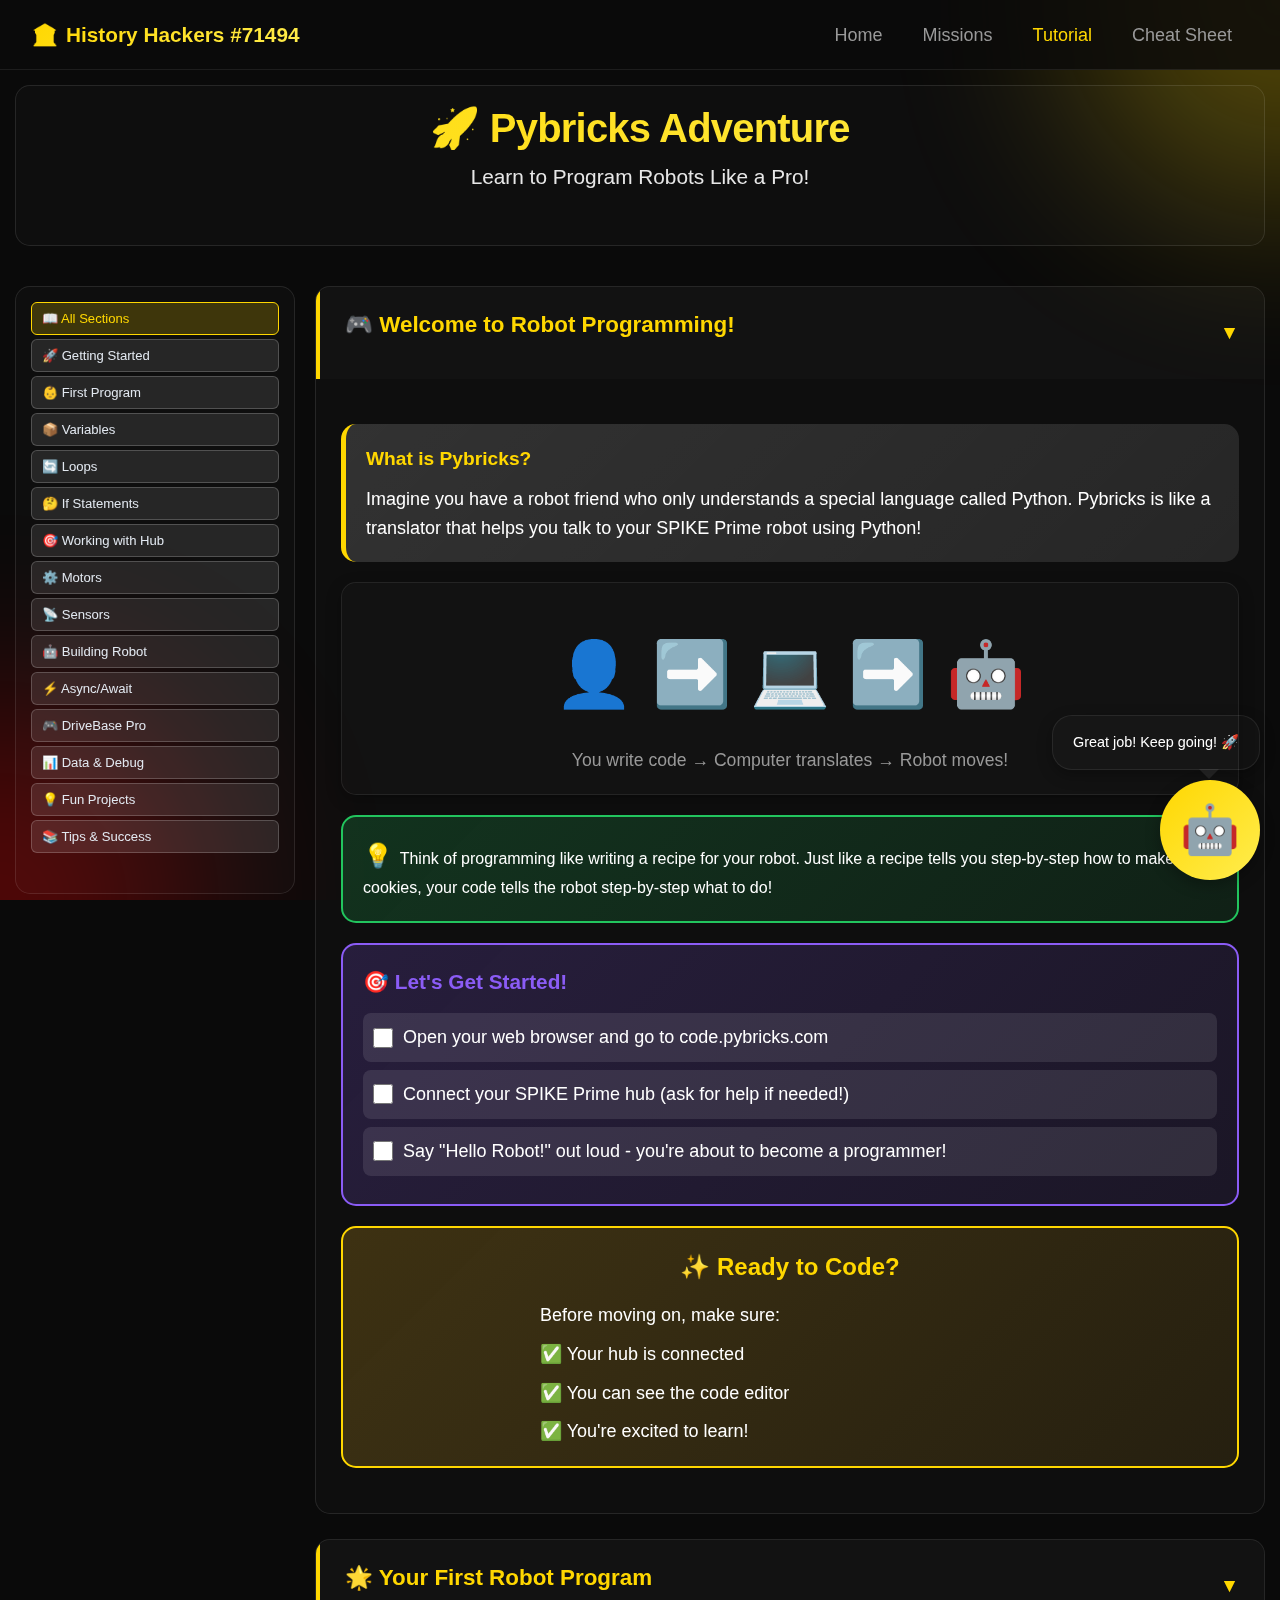
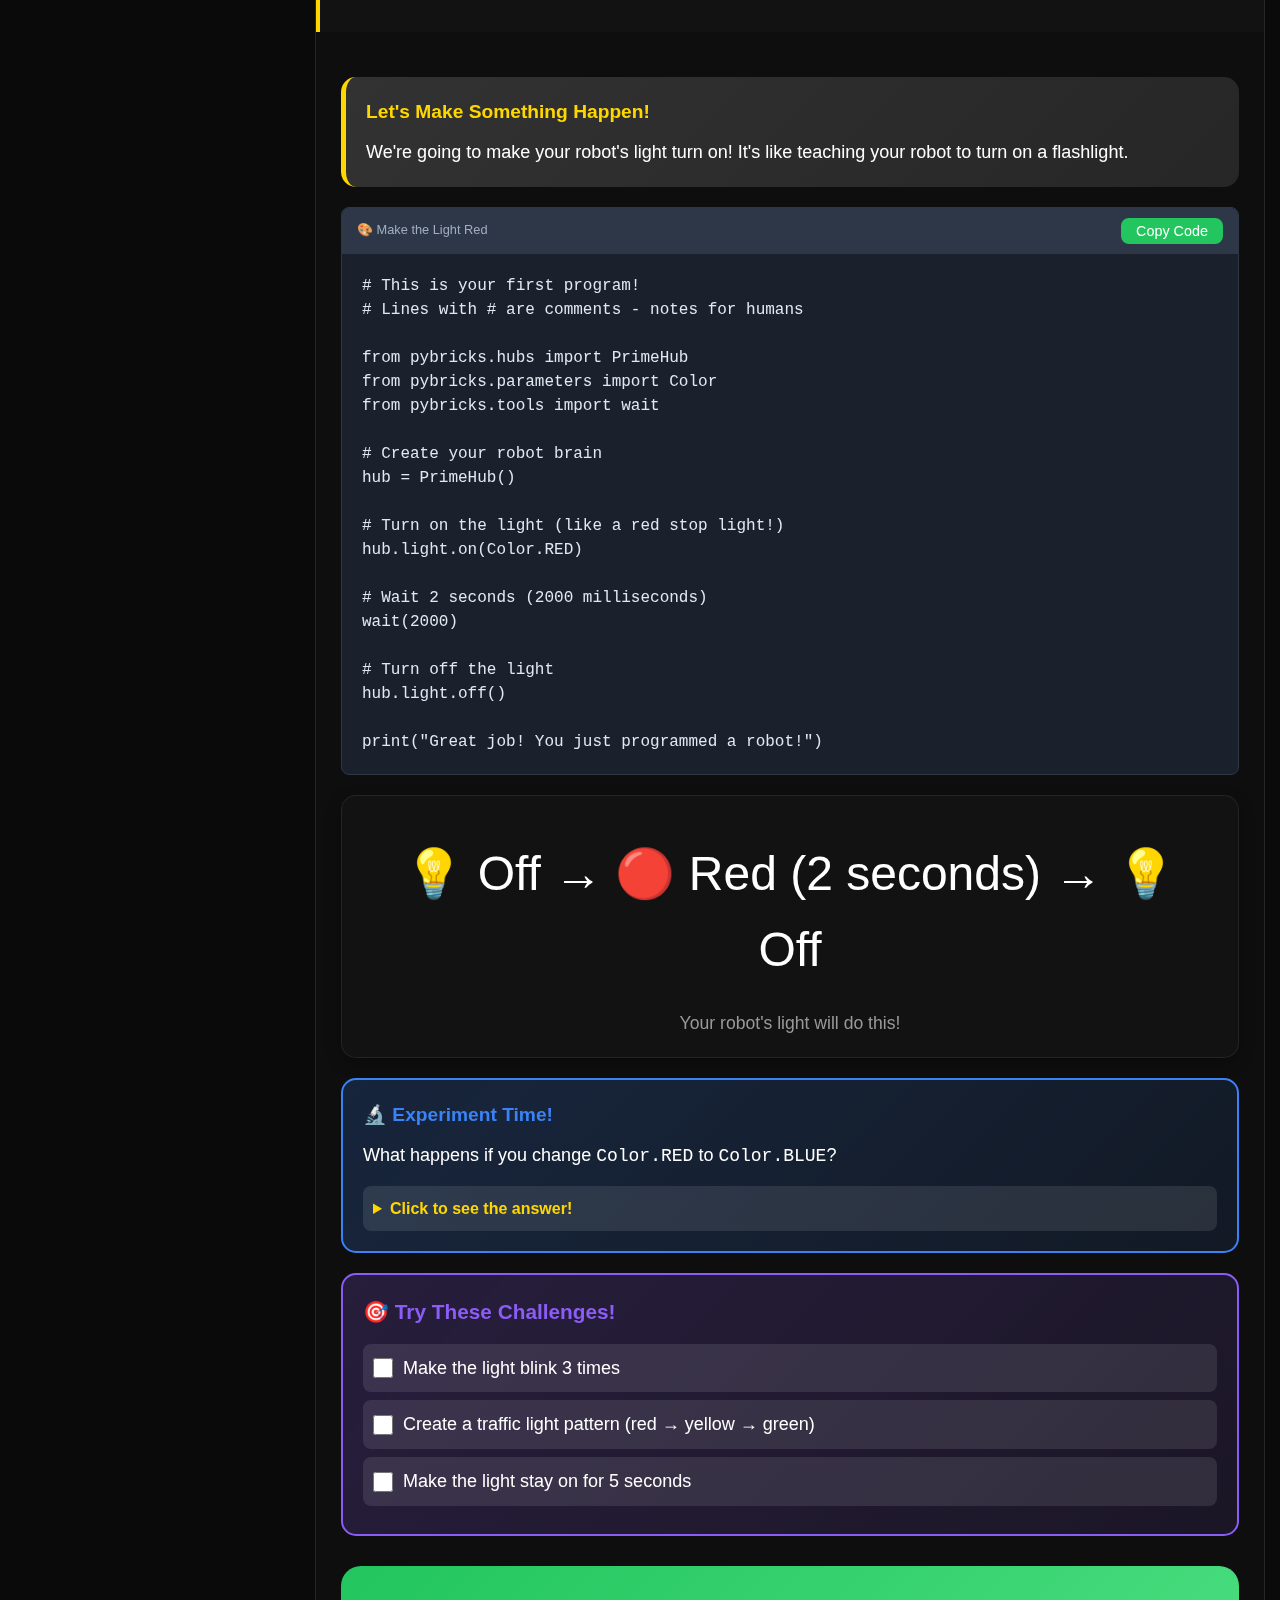
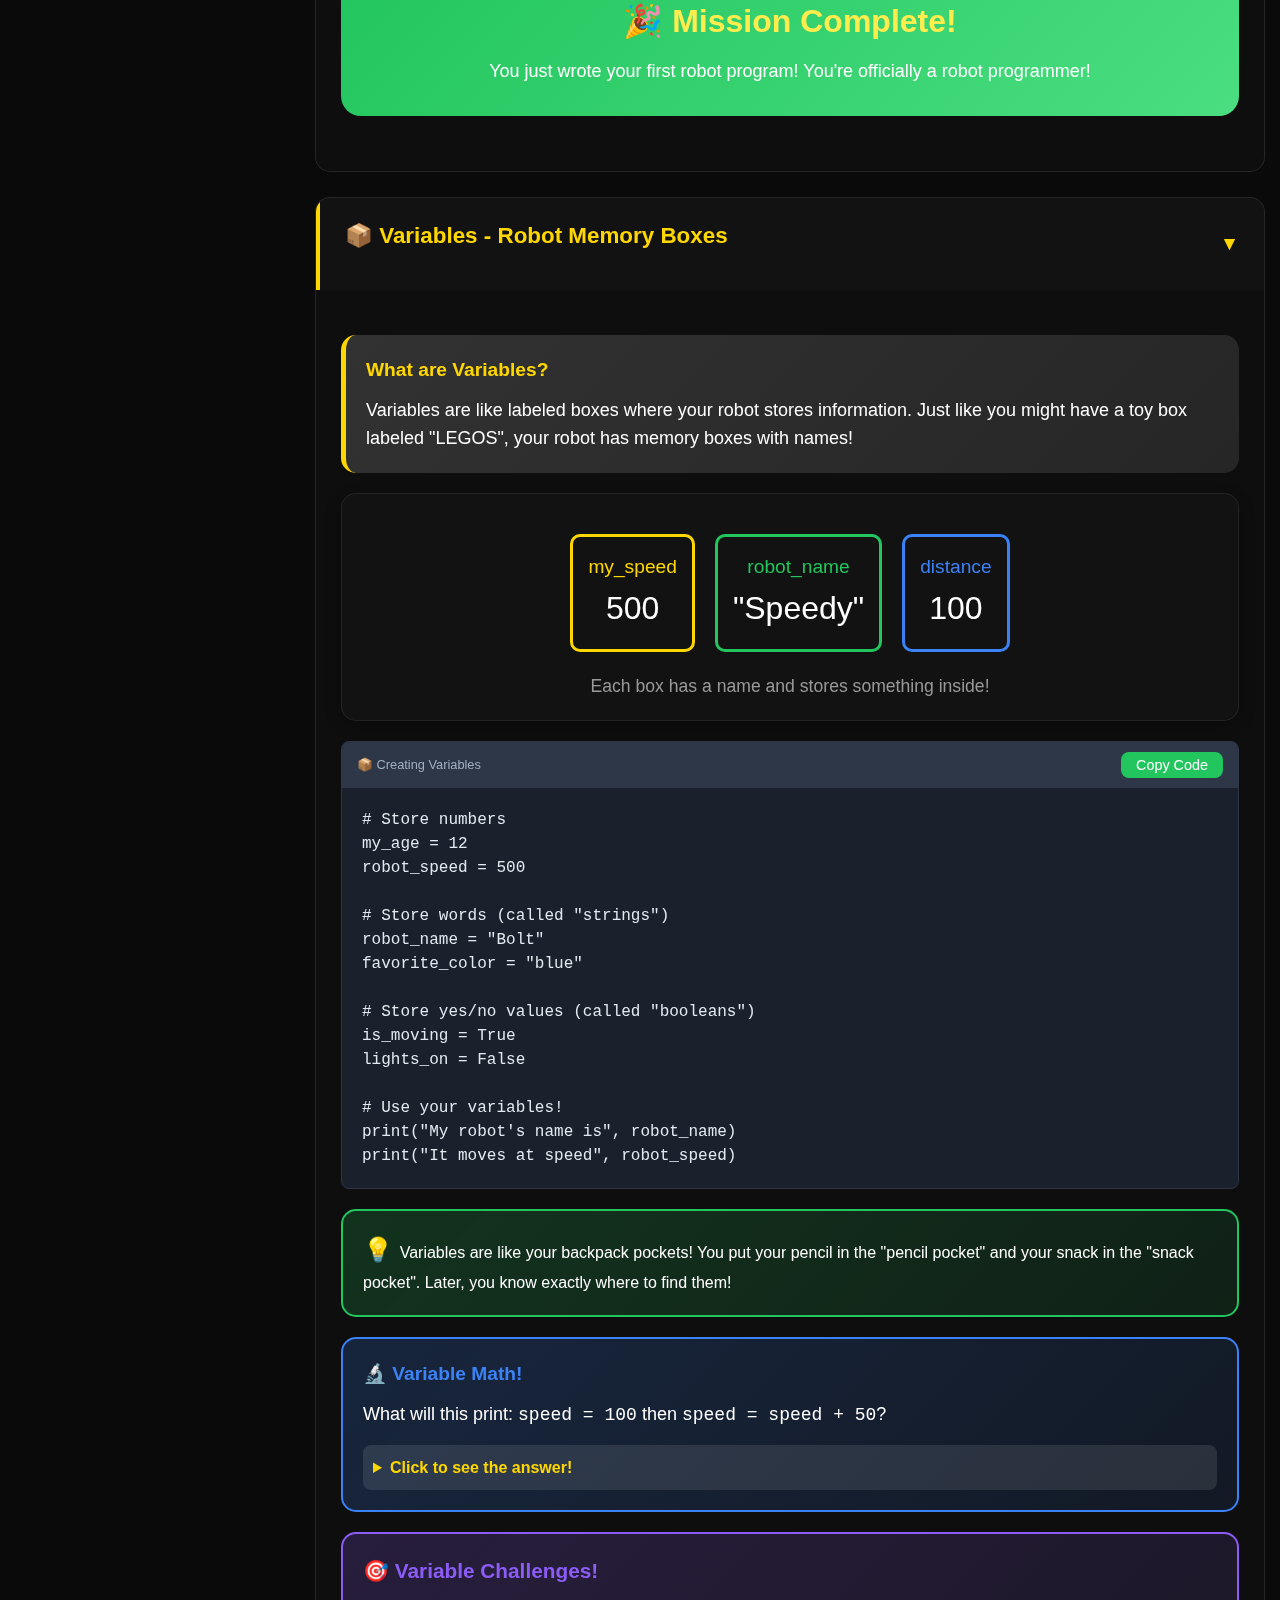
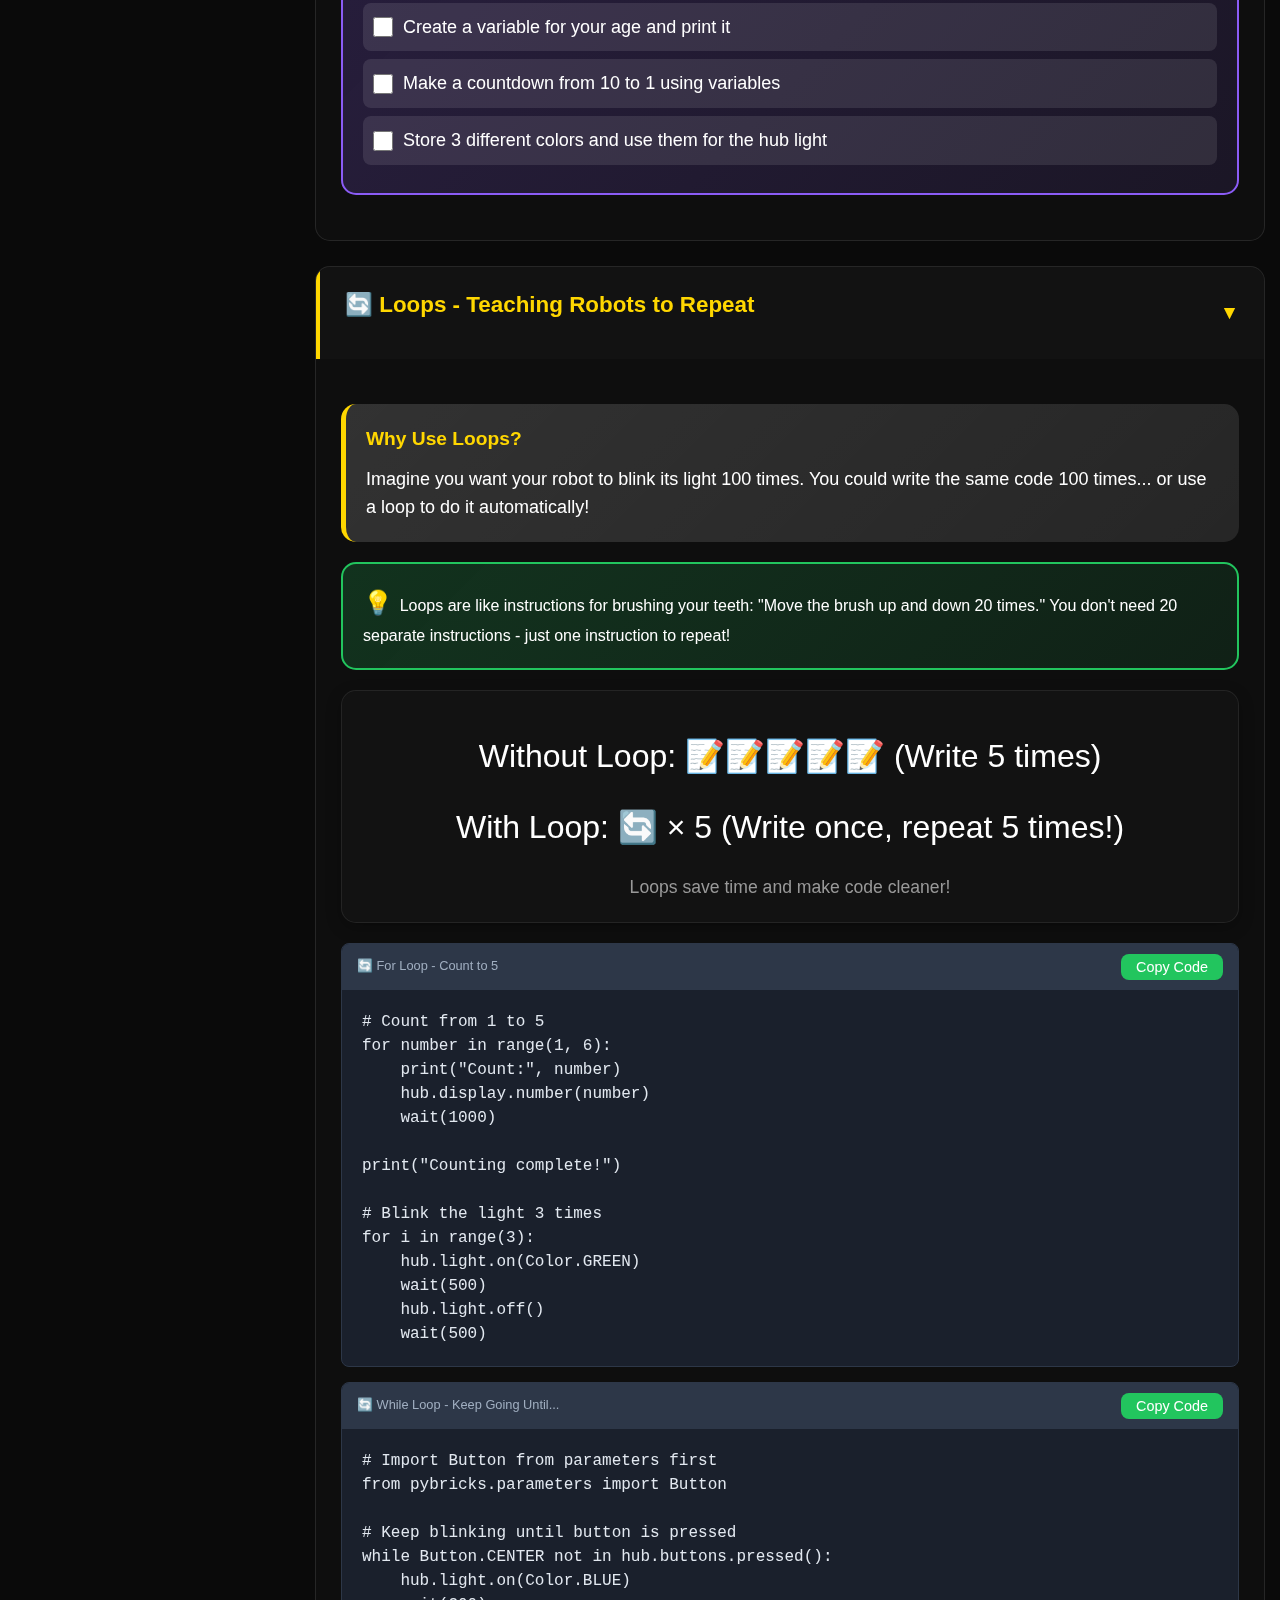
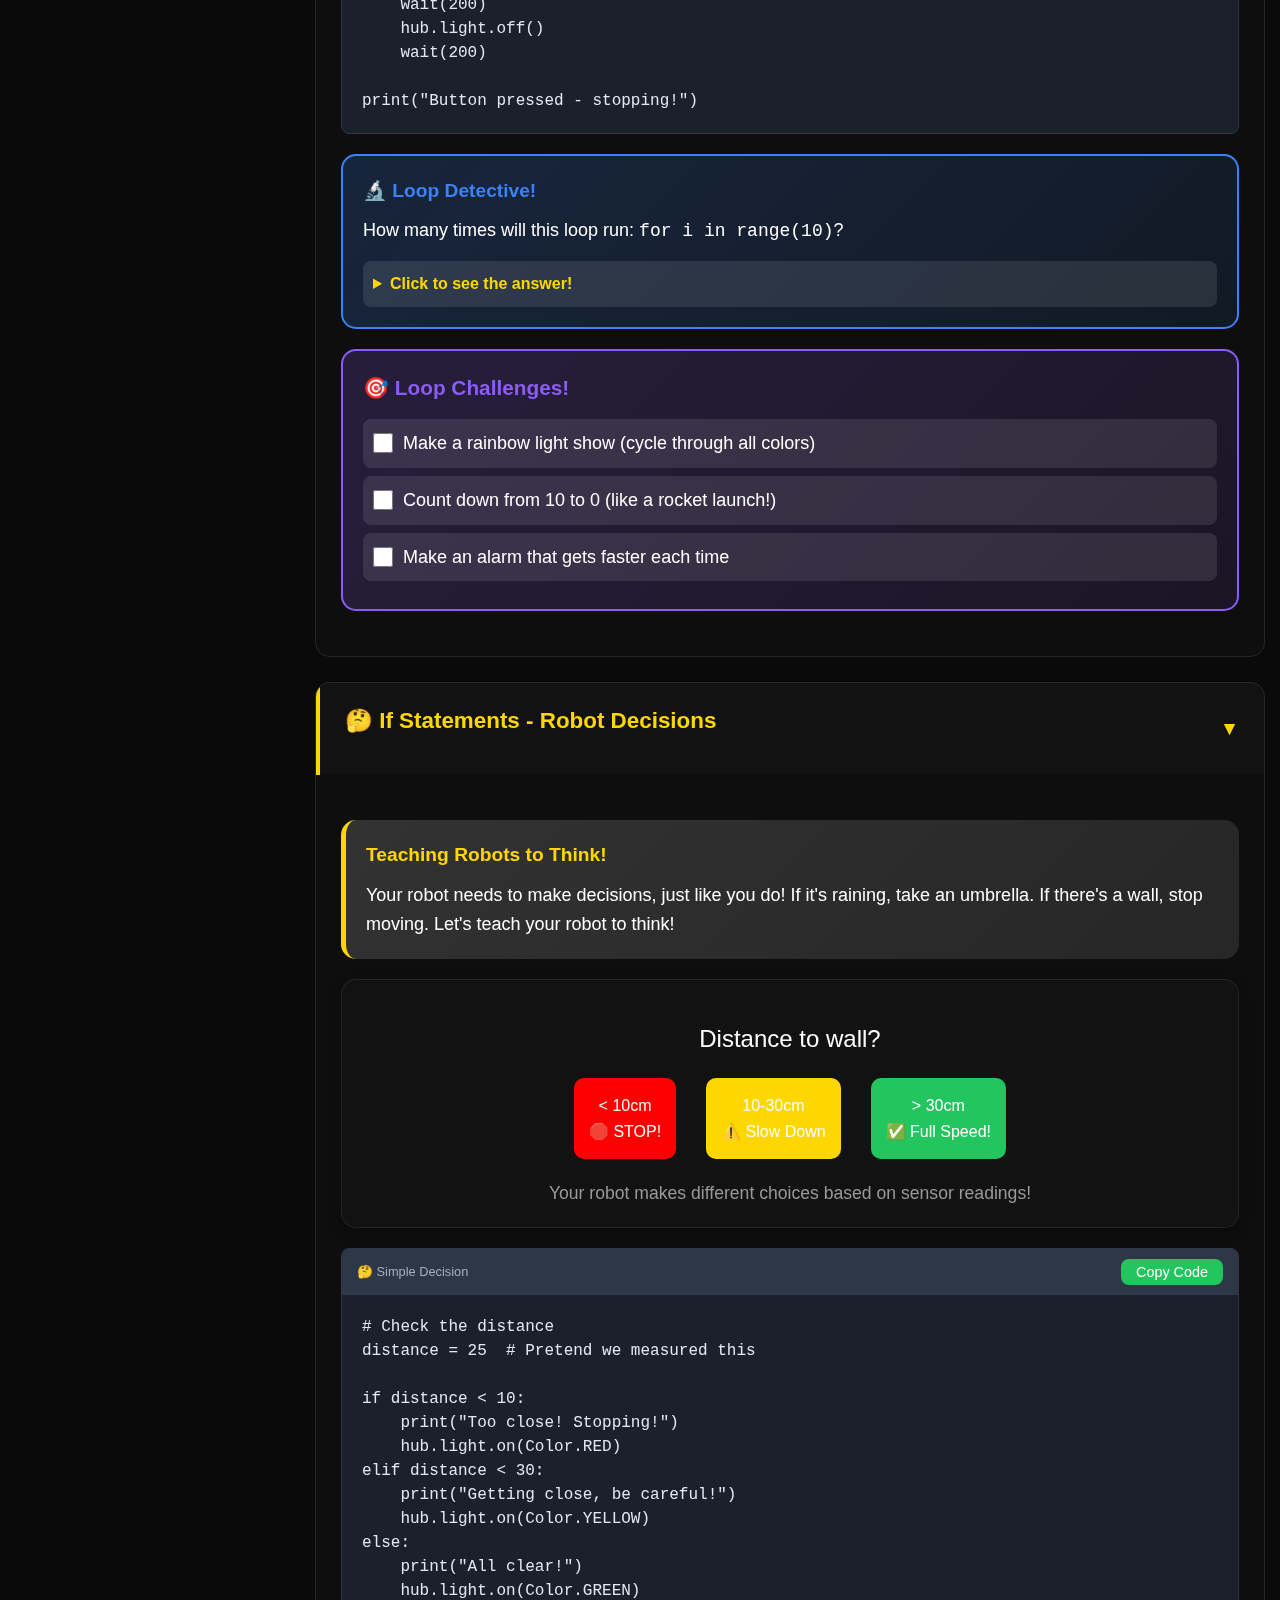
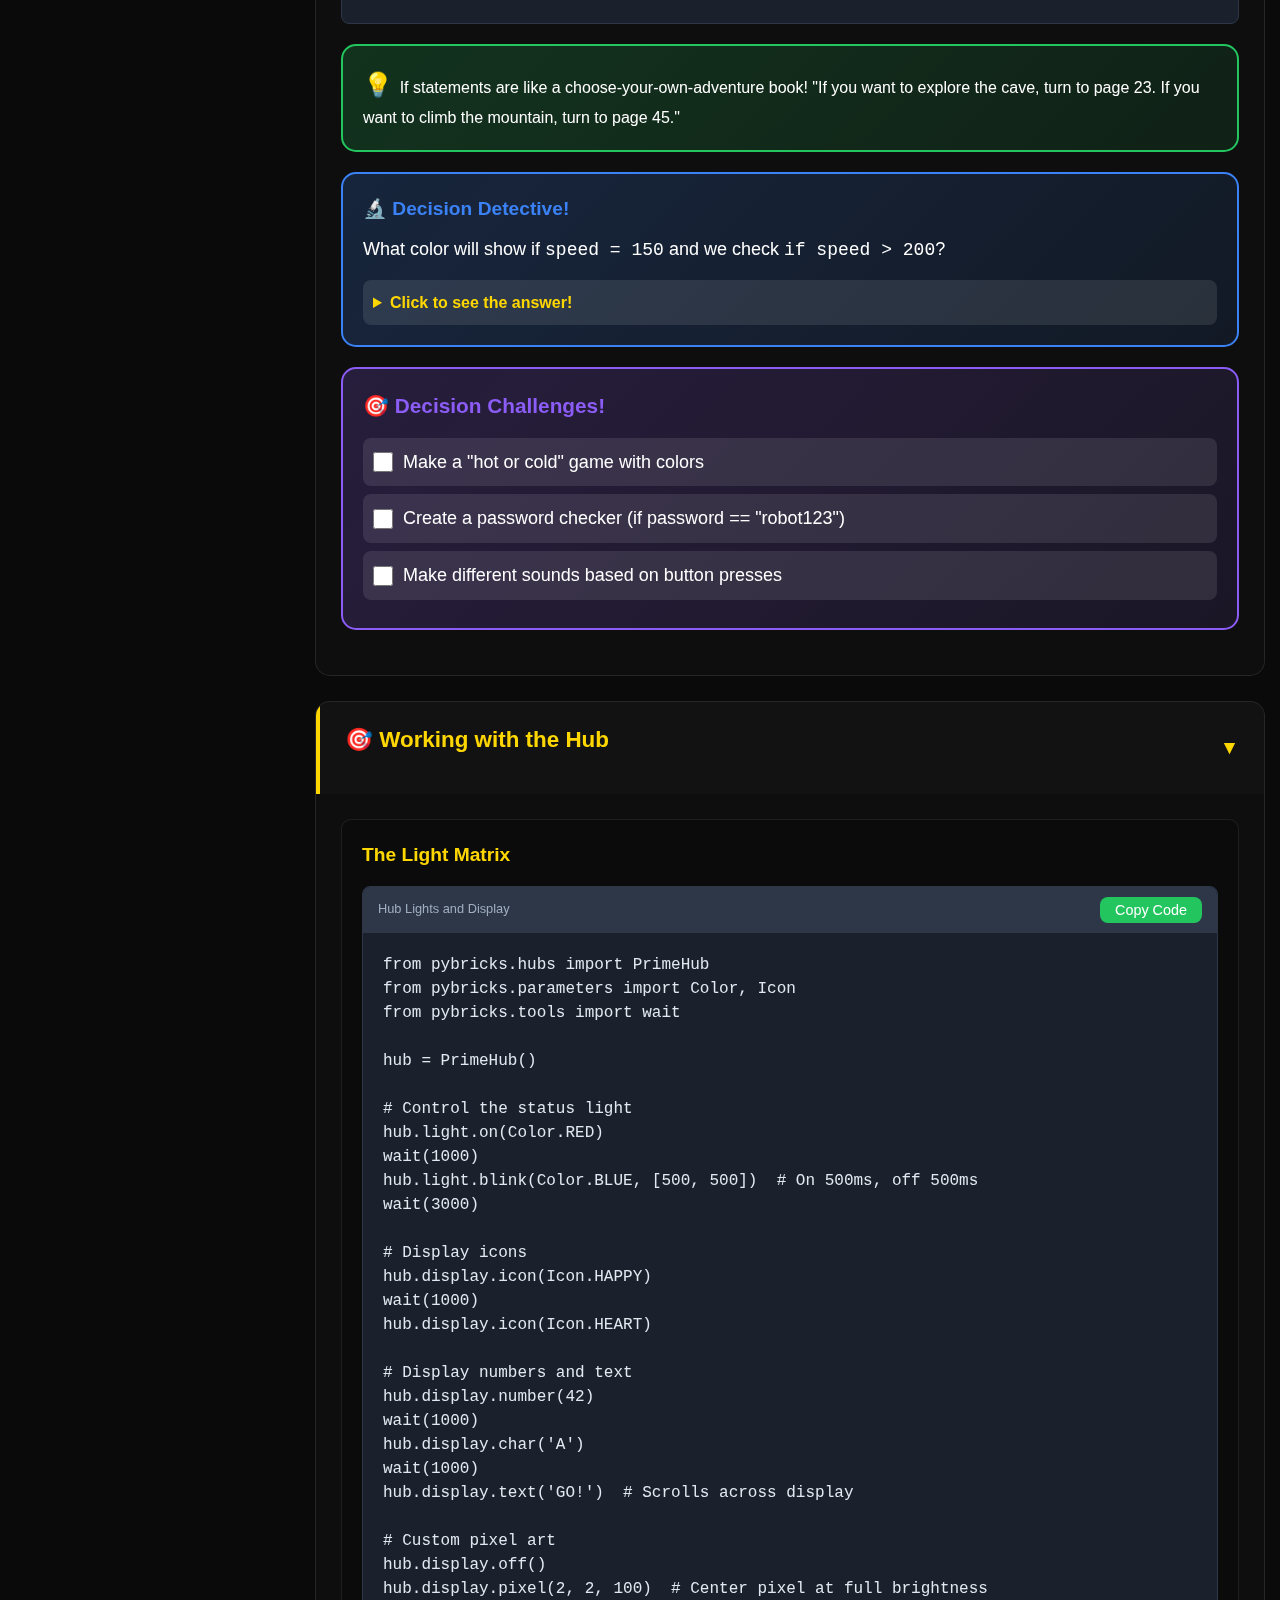
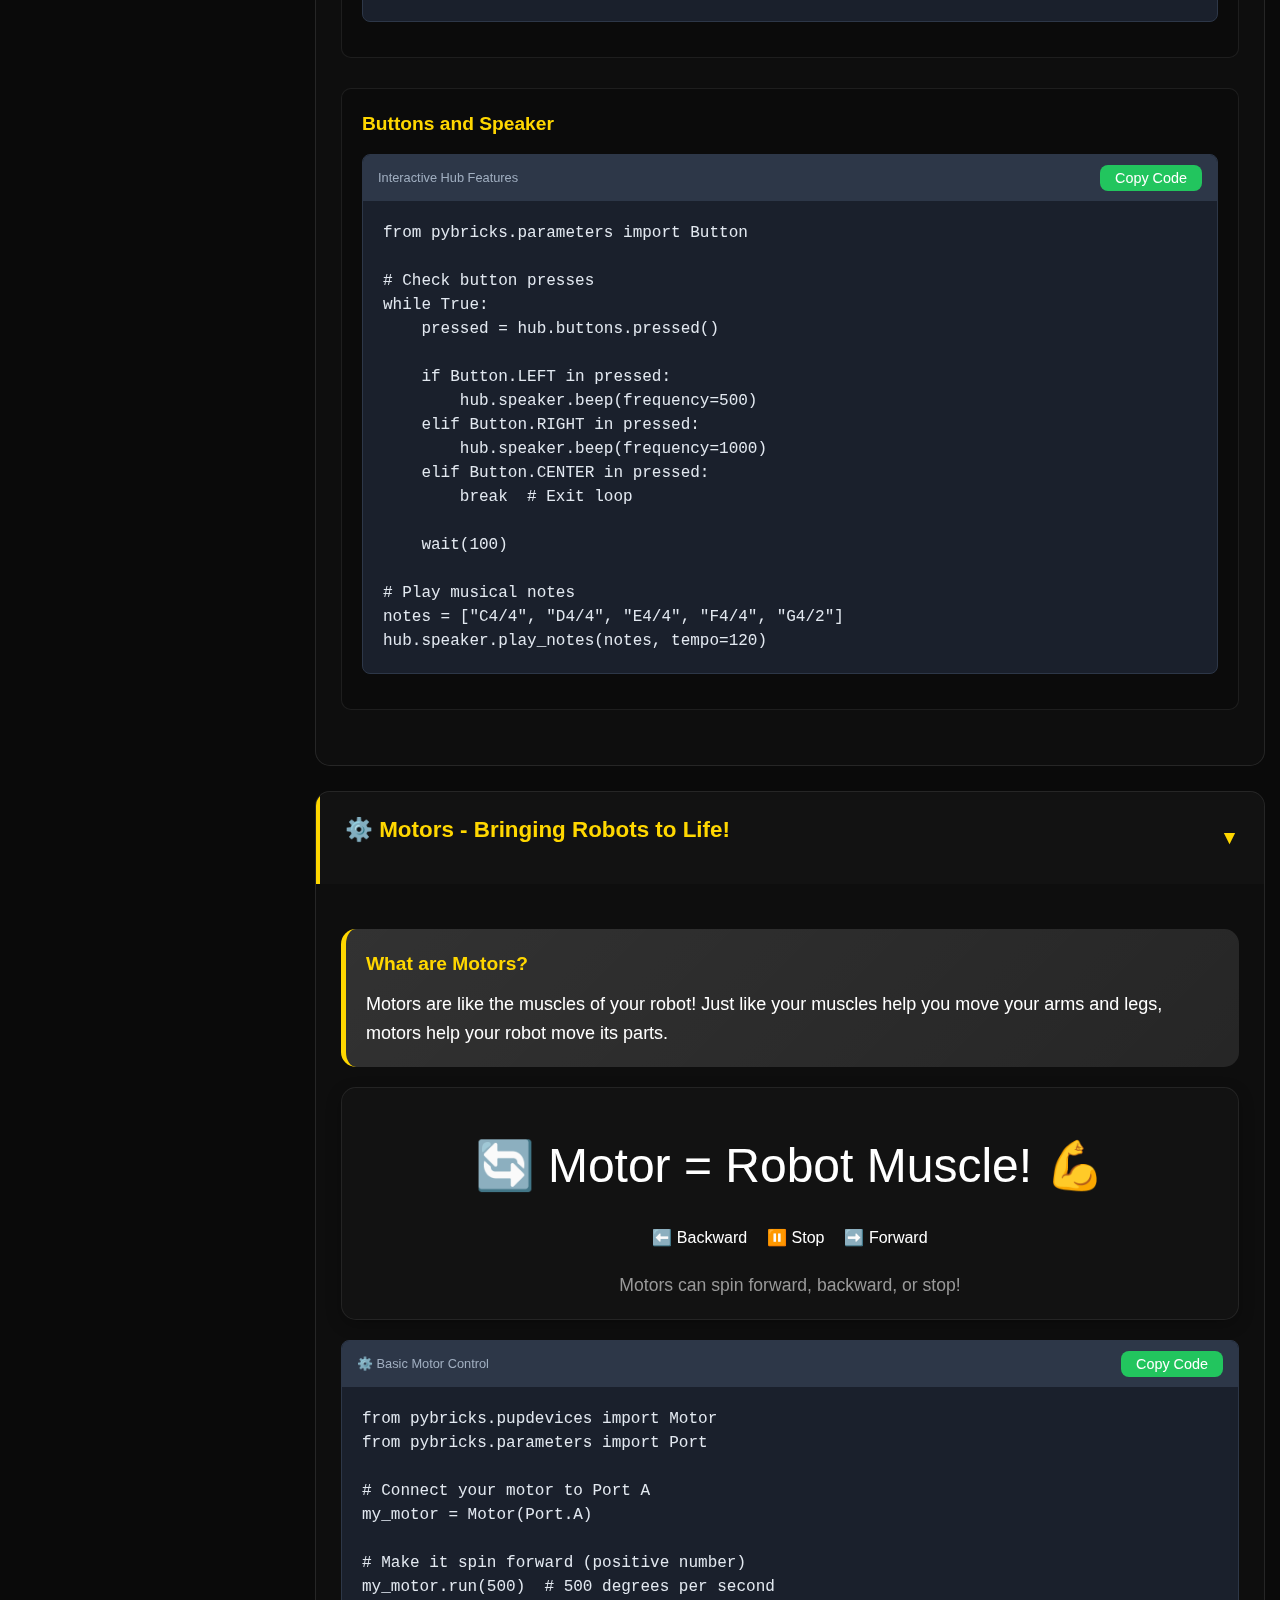
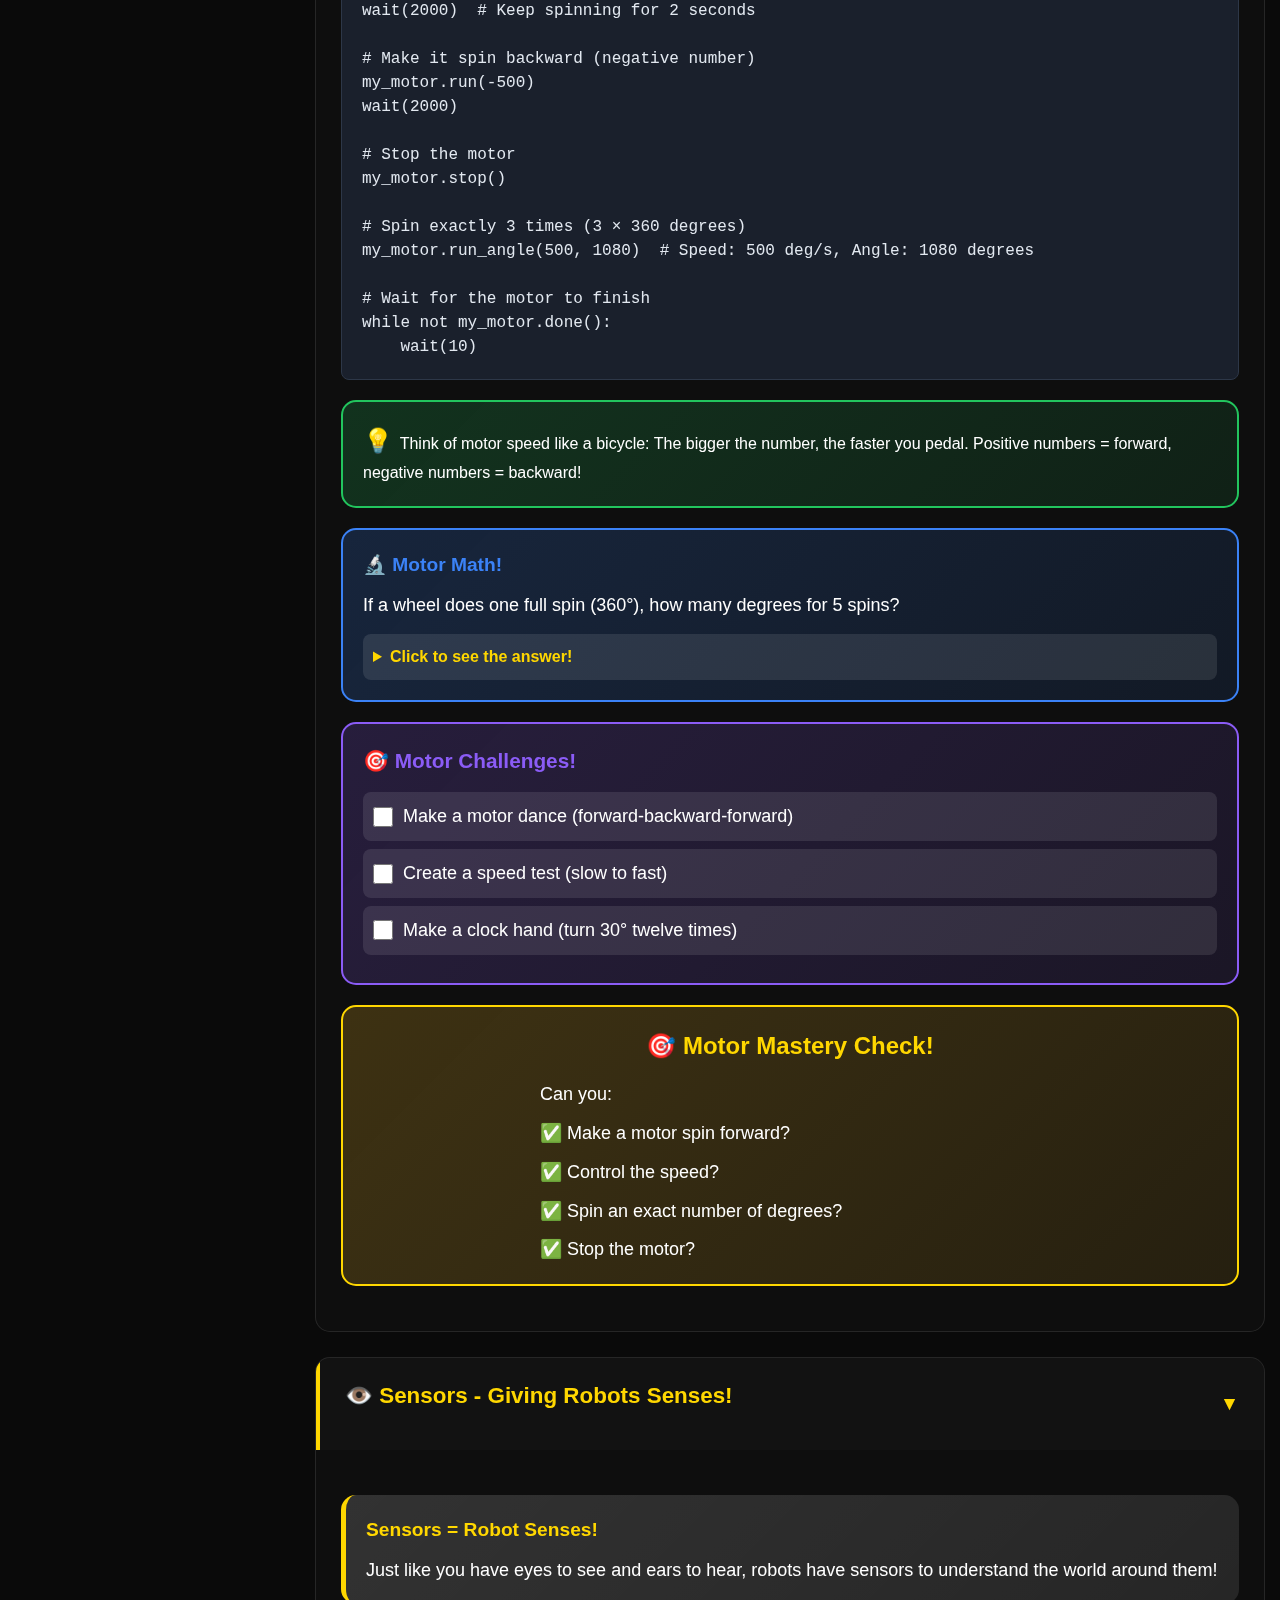
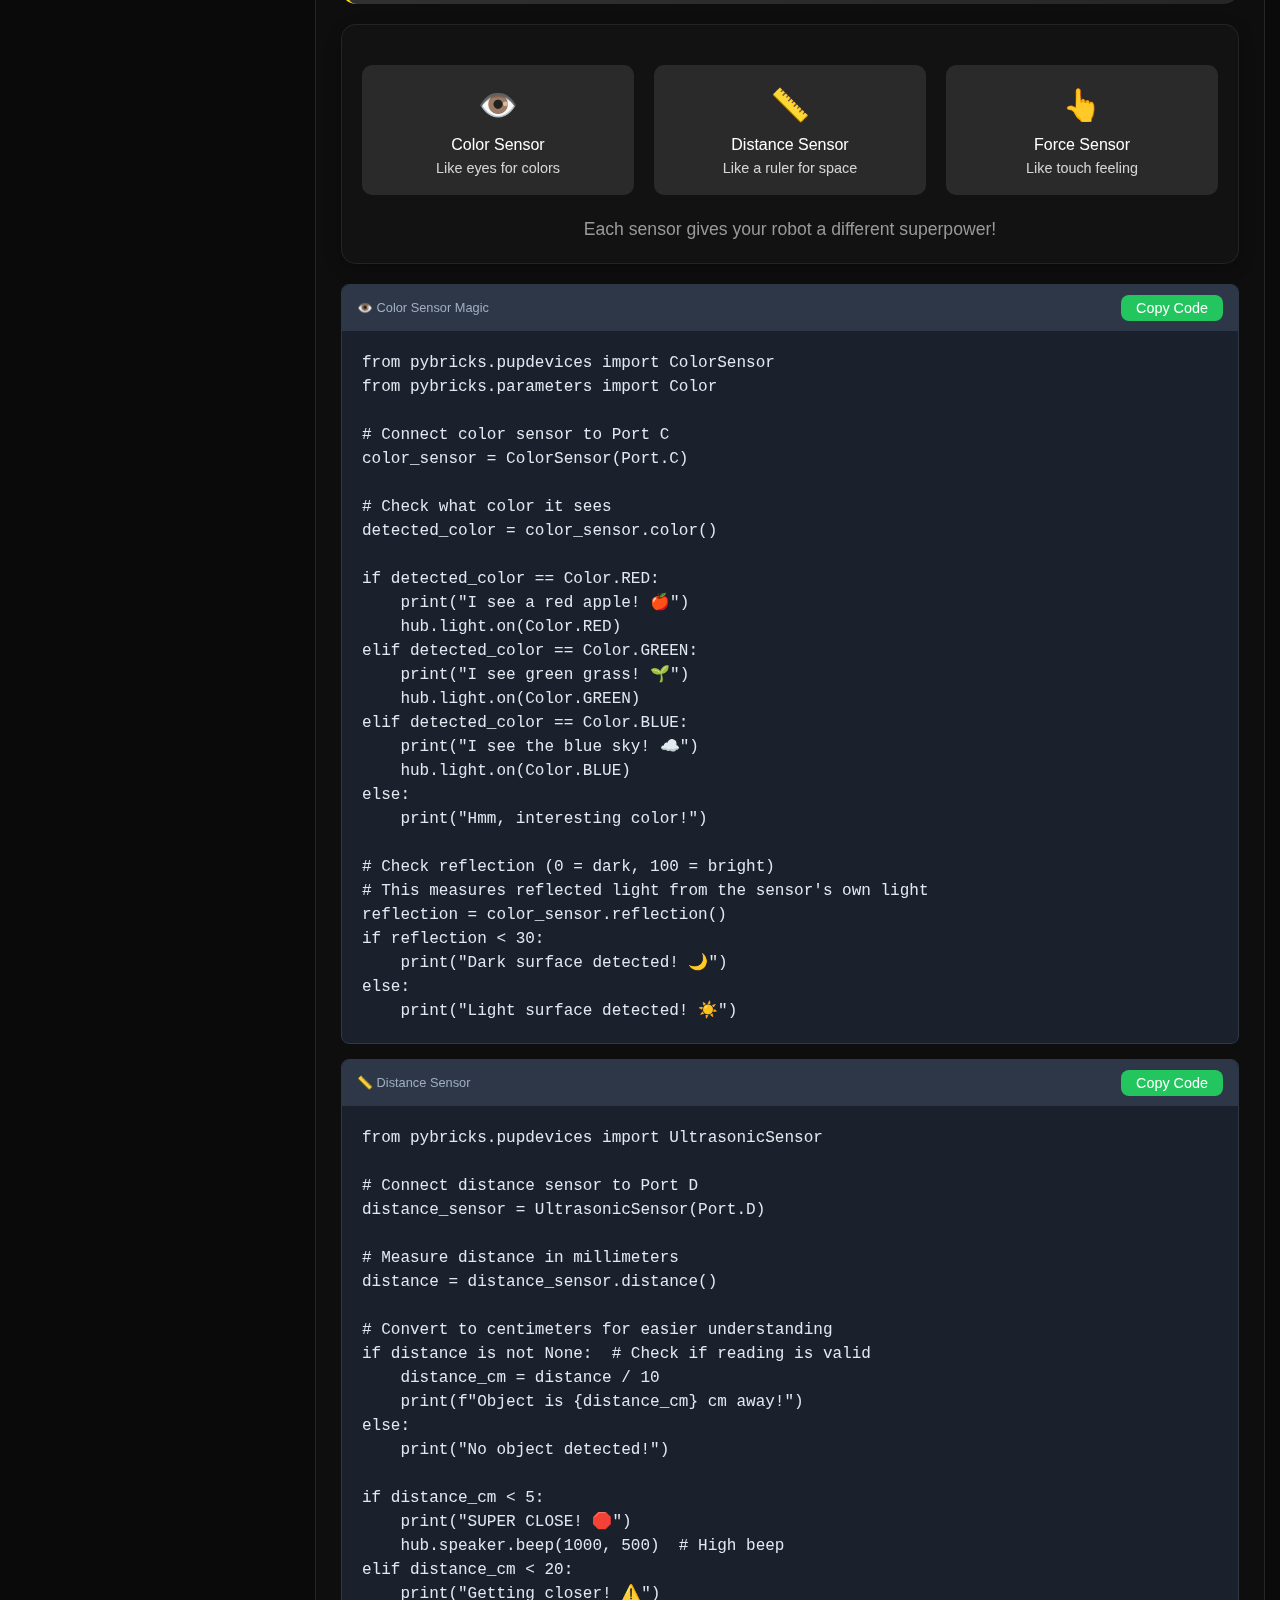
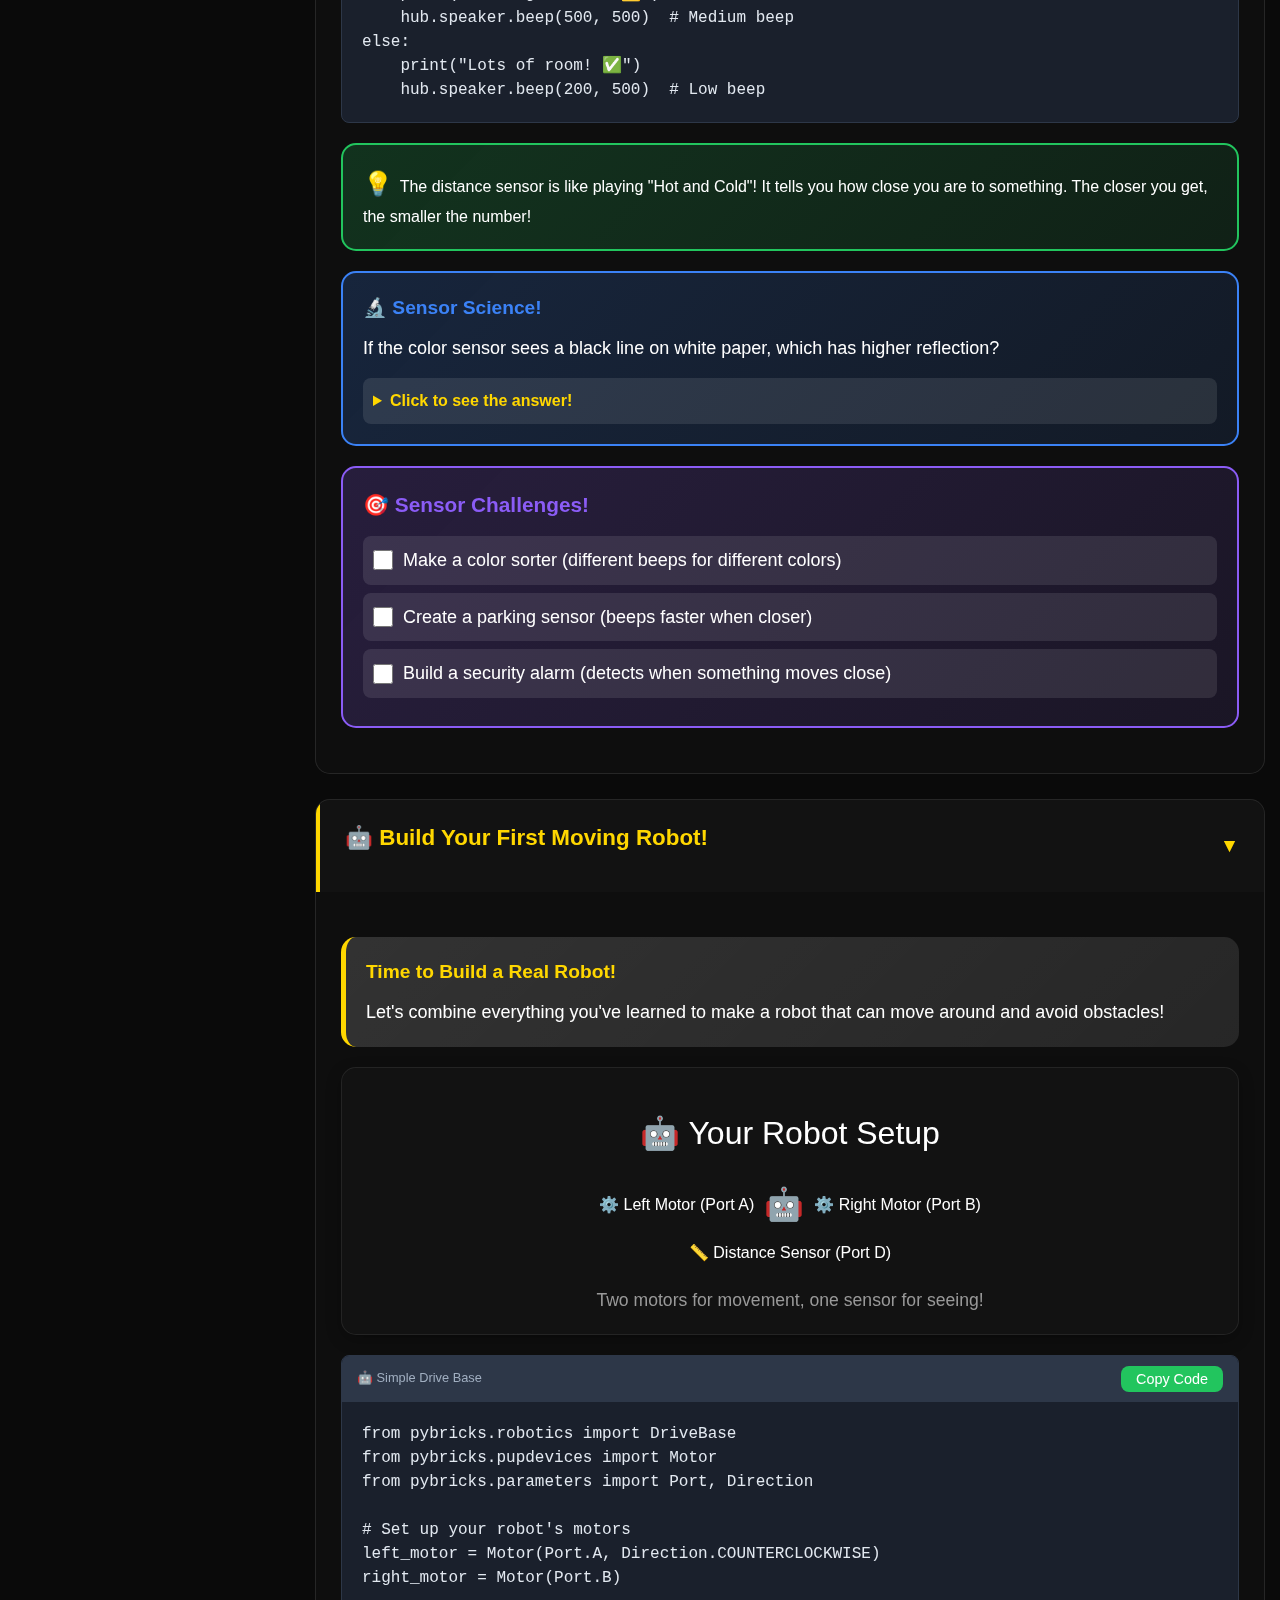
<file: pybricks_tutorial.html>
<!DOCTYPE html>
<html lang="en">
<head>
    <meta charset="UTF-8">
    <meta name="viewport" content="width=device-width, initial-scale=1.0">
    <title>Pybricks Adventure - Learn Robot Programming!</title>
    <link rel="stylesheet" href="shared-styles.css">
    <style>
        /* Page-specific styles only - common styles are in shared-styles.css */
        :root {
            --green: #22c55e;
            --green-light: #4ade80;
            --blue: #3b82f6;
            --purple: #8b5cf6;
            --gradient-fun: linear-gradient(135deg, var(--gold), var(--gold-light));
        }

        body {
            padding-top: 70px;
        }

        /* Robot Mascot */
        .robot-guide {
            position: fixed;
            bottom: 20px;
            right: 20px;
            width: 100px;
            height: 100px;
            background: linear-gradient(135deg, var(--gold), var(--gold-light));
            border-radius: 50%;
            display: flex;
            align-items: center;
            justify-content: center;
            font-size: 3rem;
            animation: bounce 2s infinite;
            cursor: pointer;
            z-index: 1000;
            box-shadow: 0 5px 15px rgba(0,0,0,0.3);
        }

        .robot-guide:hover {
            transform: scale(1.1);
        }

        .robot-message {
            position: fixed;
            bottom: 130px;
            right: 20px;
            background: var(--card);
            border: 1px solid var(--border);
            color: var(--text);
            padding: 15px 20px;
            border-radius: 20px;
            max-width: 250px;
            box-shadow: 0 5px 15px rgba(0,0,0,0.3);
            display: none;
            font-size: 0.9rem;
            animation: slideIn 0.3s ease;
        }

        .robot-message.show {
            display: block;
        }

        .robot-message::after {
            content: '';
            position: absolute;
            bottom: -10px;
            right: 40px;
            width: 0;
            height: 0;
            border-left: 10px solid transparent;
            border-right: 10px solid transparent;
            border-top: 10px solid var(--border);
        }

        @keyframes bounce {
            0%, 100% { transform: translateY(0); }
            50% { transform: translateY(-10px); }
        }

        @keyframes slideIn {
            from { opacity: 0; transform: translateX(50px); }
            to { opacity: 1; transform: translateX(0); }
        }

        /* Container styles enhanced for tutorial layout */
        .container {
            display: grid;
            grid-template-columns: 280px 1fr;
            gap: 20px;
            padding: 15px;
            max-width: 1400px;
            margin: 0 auto;
        }

        .header {
            grid-column: 1 / -1;
            text-align: center;
            padding: 20px;
            background: var(--card);
            border-radius: 15px;
            border: 1px solid rgba(255, 255, 255, 0.1);
            margin-bottom: 20px;
        }

        .header h1 {
            font-size: 2.5rem;
            background: linear-gradient(135deg, var(--gold), var(--gold-light));
            -webkit-background-clip: text;
            -webkit-text-fill-color: transparent;
            margin-bottom: 10px;
            animation: glow 2s ease-in-out infinite alternate;
        }

        @keyframes glow {
            from { filter: drop-shadow(0 0 5px var(--gold)); }
            to { filter: drop-shadow(0 0 20px var(--gold-light)); }
        }

        .header .subtitle {
            font-size: 1.3rem;
            color: white;
            opacity: 0.9;
        }


        .sidebar {
            position: sticky;
            top: 80px;
            height: fit-content;
            max-height: calc(100vh - 100px);
            overflow-y: auto;
            background: var(--card);
            border-radius: 15px;
            padding: 15px;
            border: 1px solid rgba(255, 255, 255, 0.1);
        }
        
        /* Custom scrollbar */
        .sidebar::-webkit-scrollbar {
            width: 4px;
        }
        
        .sidebar::-webkit-scrollbar-track {
            background: transparent;
        }
        
        .sidebar::-webkit-scrollbar-thumb {
            background: rgba(255, 255, 255, 0.2);
            border-radius: 2px;
        }
        
        .sidebar::-webkit-scrollbar-thumb:hover {
            background: rgba(255, 255, 255, 0.3);
        }
        
        .filter-buttons {
            display: grid;
            grid-template-columns: 1fr;
            gap: 4px;
        }


        .filter-btn {
            padding: 8px 10px;
            background: rgba(255, 255, 255, 0.1);
            border: 1px solid rgba(255, 255, 255, 0.2);
            border-radius: 6px;
            color: #e2e8f0;
            cursor: pointer;
            transition: all 0.3s ease;
            text-align: left;
            font-size: 0.82rem;
            width: 100%;
            white-space: nowrap;
            overflow: hidden;
            text-overflow: ellipsis;
            display: flex;
            align-items: center;
            gap: 6px;
        }

        .filter-btn:hover {
            background: rgba(255, 255, 255, 0.2);
            transform: translateY(-1px);
        }

        .filter-btn.active {
            background: rgba(255, 215, 0, 0.2);
            border-color: var(--gold);
            color: var(--gold);
        }


        .main-content {
            display: grid;
            gap: 25px;
        }

        .section {
            background: var(--card);
            border-radius: 15px;
            border: 1px solid rgba(255, 255, 255, 0.1);
            overflow: hidden;
            transition: all 0.3s ease;
            scroll-margin-top: 80px; /* Offset for fixed header */
        }

        .section:hover {
            border-color: rgba(255, 255, 255, 0.2);
        }

        .section-header {
            background: var(--card);
            border-left: 4px solid var(--gold);
            padding: 20px 25px;
            cursor: pointer;
            display: flex;
            justify-content: space-between;
            align-items: center;
            user-select: none;
            transition: all 0.3s;
        }

        .section-title {
            font-size: 1.4rem;
            font-weight: 600;
            color: var(--gold);
            display: flex;
            align-items: center;
            gap: 10px;
        }


        .section-content {
            padding: 25px;
            overflow: hidden;
            transition: all 0.3s ease;
            max-width: 100%;
            box-sizing: border-box;
        }

        .visual-explainer {
            background: var(--card);
            border: 1px solid var(--border);
            border-radius: 15px;
            padding: 20px;
            margin: 20px 0;
            text-align: center;
            box-shadow: 0 5px 15px rgba(0,0,0,0.3);
        }

        .visual-explainer img {
            max-width: 100%;
            height: auto;
            margin-bottom: 10px;
        }

        .visual-explainer .caption {
            color: var(--text-muted);
            font-size: 1.1rem;
            font-weight: 500;
        }

        .concept-box {
            background: linear-gradient(135deg, rgba(255,255,255,0.15), rgba(255,255,255,0.1));
            border-radius: 15px;
            padding: 20px;
            margin: 20px 0;
            border-left: 5px solid var(--gold);
        }

        .concept-box h4 {
            color: var(--gold);
            margin-bottom: 10px;
            font-size: 1.2rem;
        }

        .analogy-box {
            background: linear-gradient(135deg, rgba(34,197,94,0.2), rgba(34,197,94,0.1));
            border-radius: 15px;
            padding: 20px;
            margin: 20px 0;
            border: 2px solid var(--green);
        }

        .analogy-box::before {
            content: '💡 ';
            font-size: 1.5rem;
        }

        .try-this {
            background: linear-gradient(135deg, rgba(139,92,246,0.2), rgba(139,92,246,0.1));
            border-radius: 15px;
            padding: 20px;
            margin: 20px 0;
            border: 2px solid var(--purple);
        }

        .try-this h4 {
            color: var(--purple);
            margin-bottom: 15px;
            font-size: 1.3rem;
        }

        .try-this .challenges {
            list-style: none;
            padding-left: 0;
        }

        .try-this .challenges li {
            padding: 10px;
            margin: 8px 0;
            background: rgba(255,255,255,0.1);
            border-radius: 8px;
            display: flex;
            align-items: center;
            gap: 10px;
            cursor: pointer;
            transition: all 0.3s;
        }

        .try-this .challenges li:hover {
            background: rgba(255,255,255,0.2);
            transform: translateX(5px);
        }

        .try-this .challenges li input[type="checkbox"] {
            width: 20px;
            height: 20px;
            cursor: pointer;
        }

        .checkpoint {
            background: linear-gradient(135deg, rgba(251,191,36,0.2), rgba(251,191,36,0.1));
            border-radius: 15px;
            padding: 20px;
            margin: 20px 0;
            border: 2px solid var(--gold);
            text-align: center;
        }

        .checkpoint h4 {
            color: var(--gold);
            font-size: 1.5rem;
            margin-bottom: 15px;
        }

        .checkpoint-tasks {
            display: grid;
            gap: 10px;
            text-align: left;
            max-width: 500px;
            margin: 0 auto;
        }

        .experiment-box {
            background: linear-gradient(135deg, rgba(59,130,246,0.2), rgba(59,130,246,0.1));
            border-radius: 15px;
            padding: 20px;
            margin: 20px 0;
            border: 2px solid var(--blue);
        }

        .experiment-box h4 {
            color: var(--blue);
            margin-bottom: 10px;
            font-size: 1.2rem;
        }

        .experiment-box details {
            margin-top: 15px;
            padding: 10px;
            background: rgba(255,255,255,0.1);
            border-radius: 8px;
            cursor: pointer;
        }

        .experiment-box summary {
            font-weight: bold;
            color: var(--gold);
        }

        .code-block {
            position: relative;
            background: #1a202c;
            border: 1px solid #2d3748;
            border-radius: 8px;
            margin: 15px 0;
            overflow: hidden;
            max-width: 100%;
        }

        .code-header {
            background: #2d3748;
            padding: 10px 15px;
            display: flex;
            justify-content: space-between;
            align-items: center;
            font-size: 0.8rem;
            color: #a0aec0;
        }

        .code-content {
            padding: 20px;
            overflow-x: auto;
        }

        .code-content pre {
            margin: 0;
            font-family: 'Courier New', monospace;
            font-size: 1rem;
            line-height: 1.5;
            color: #e2e8f0;
        }

        .copy-btn {
            background: var(--green);
            color: white;
            border: none;
            padding: 5px 15px;
            border-radius: 8px;
            cursor: pointer;
            font-size: 0.9rem;
            transition: all 0.3s;
        }

        .copy-btn:hover {
            background: var(--green-light);
            transform: scale(1.05);
        }

        .copy-btn.copied {
            background: var(--gold);
        }

        .achievement {
            position: fixed;
            top: 100px;
            right: -400px;
            background: linear-gradient(135deg, var(--gold), var(--gold-light));
            color: #333;
            padding: 20px 30px;
            border-radius: 15px;
            box-shadow: 0 10px 30px rgba(0,0,0,0.3);
            font-size: 1.2rem;
            font-weight: bold;
            transition: right 0.5s ease;
            z-index: 2000;
        }

        .achievement.show {
            right: 20px;
        }

        .achievement::before {
            content: '🏆 ';
            font-size: 1.5rem;
        }

        .mission-complete {
            background: linear-gradient(135deg, var(--green), var(--green-light));
            color: white;
            padding: 30px;
            border-radius: 20px;
            text-align: center;
            margin: 30px 0;
            font-size: 1.3rem;
            animation: celebrate 1s ease;
        }

        @keyframes celebrate {
            0% { transform: scale(0); }
            50% { transform: scale(1.1); }
            100% { transform: scale(1); }
        }

        .mission-complete h3 {
            font-size: 2rem;
            margin-bottom: 10px;
        }

        /* Animated Background */
        .bg-animation {
            position: fixed;
            width: 100%;
            height: 100%;
            top: 0;
            left: 0;
            z-index: -1;
            opacity: 0.3;
        }

        .bg-animation::before,
        .bg-animation::after {
            content: '';
            position: absolute;
            width: 400px;
            height: 400px;
            border-radius: 50%;
            filter: blur(100px);
        }

        .bg-animation::before {
            background: var(--gold);
            top: -200px;
            right: -200px;
            animation: float 20s ease-in-out infinite;
        }

        .bg-animation::after {
            background: var(--red);
            bottom: -200px;
            left: -200px;
            animation: float 25s ease-in-out infinite reverse;
        }

        @keyframes float {
            0%, 100% { transform: translate(0, 0) scale(1); }
            33% { transform: translate(30px, -30px) scale(1.1); }
            66% { transform: translate(-20px, 20px) scale(0.9); }
        }

        /* Responsive Design */
        
        /* Tablet (768px - 1024px) */
        @media (max-width: 1024px) {
            .container {
                grid-template-columns: 250px 1fr;
                gap: 20px;
                padding: 15px;
            }
            
            .header h1 {
                font-size: 2.2rem;
            }
            
            .visual-explainer {
                padding: 15px;
            }
            
            .code-content pre {
                font-size: 0.85rem;
            }
        }
        
        /* Responsive improvements for inline grids */
        @media (max-width: 768px) {
            /* Force all inline grid styles to stack vertically */
            div[style*="grid"], 
            div[style*="display: grid"],
            div[style*="display:grid"] {
                display: flex !important;
                flex-direction: column !important;
                gap: 15px !important;
            }
            
            /* Force all inline flex to wrap on mobile */
            div[style*="display: flex"],
            div[style*="display:flex"] {
                flex-wrap: wrap !important;
            }
        }
        
        /* Collapsible sidebar for mobile */
        .sidebar-toggle {
            display: none;
            position: fixed;
            bottom: 20px;
            left: 20px;
            background: var(--gold);
            color: var(--bg-dark);
            border: none;
            border-radius: 50%;
            width: 50px;
            height: 50px;
            font-size: 1.5rem;
            z-index: 1001;
            cursor: pointer;
            box-shadow: 0 4px 12px rgba(0,0,0,0.3);
        }
        
        /* Mobile (max-width: 768px) */
        @media (max-width: 768px) {
            body {
                padding-top: 60px;
            }
            
            .container {
                grid-template-columns: 1fr;
                padding: 10px;
                gap: 10px;
            }
            
            .sidebar-toggle {
                display: flex;
                align-items: center;
                justify-content: center;
            }
            
            .sidebar {
                position: fixed;
                top: 60px;
                left: -100%;
                width: 85%;
                max-width: 300px;
                height: calc(100vh - 60px);
                background: var(--bg-dark);
                z-index: 1000;
                transition: left 0.3s ease;
                padding: 15px;
                overflow-y: auto;
                box-shadow: 2px 0 10px rgba(0,0,0,0.3);
            }
            
            .sidebar.active {
                left: 0;
            }
            
            .sidebar-overlay {
                display: none;
                position: fixed;
                top: 0;
                left: 0;
                right: 0;
                bottom: 0;
                background: rgba(0,0,0,0.5);
                z-index: 999;
            }
            
            .sidebar-overlay.active {
                display: block;
            }
            
            .filter-buttons {
                display: grid;
                grid-template-columns: repeat(2, 1fr);
                gap: 6px;
            }
            
            .filter-btn {
                font-size: 0.75rem;
                padding: 8px 6px;
                text-align: center;
                gap: 4px;
            }
            
            .header {
                padding: 15px;
                margin-bottom: 10px;
            }
            
            .header h1 {
                font-size: 1.6rem;
            }
            
            .header .subtitle {
                font-size: 1rem;
            }
            
            .section-title {
                font-size: 1.2rem;
            }
            
            .section-content {
                padding: 15px;
            }
            
            .code-block {
                margin: 10px 0;
            }
            
            .code-content {
                padding: 10px;
                overflow-x: auto;
            }
            
            .code-content pre {
                font-size: 0.8rem;
                line-height: 1.4;
                word-break: break-word; /* Allow breaking long lines */
                white-space: pre-wrap; /* Wrap long lines on mobile */
            }
            
            .copy-btn {
                font-size: 0.8rem;
                padding: 4px 10px;
            }
            
            .robot-guide {
                width: 50px;
                height: 50px;
                font-size: 1.5rem;
                bottom: 70px; /* Move up to avoid nav overlap */
                right: 10px;
                z-index: 100; /* Lower z-index to prevent blocking */
            }
            
            .robot-message {
                bottom: 130px; /* Adjust for new robot position */
                right: 10px;
                max-width: 200px;
                font-size: 0.8rem;
                padding: 10px 15px;
                z-index: 99; /* Ensure it doesn't block content */
            }
            
            .achievement {
                top: 70px; /* Move below header */
                right: 10px;
                left: 10px; /* Full width on mobile */
                padding: 12px 15px;
                font-size: 0.9rem;
                text-align: center;
            }
            
            .visual-explainer {
                padding: 10px;
            }
            
            .visual-explainer .caption {
                font-size: 0.9rem;
            }
            
            .try-this .challenges {
                font-size: 0.9rem;
            }
            
            .checkpoint h4 {
                font-size: 1.2rem;
            }
            
            .subsection {
                padding: 15px;
                margin-bottom: 20px;
            }
            
            .concept-box,
            .analogy-box,
            .experiment-box,
            .try-this {
                padding: 15px;
                margin: 15px 0;
            }
            
            /* Mobile navigation hamburger is already handled */
            nav {
                padding: 10px 15px;
            }
            
            .nav-links {
                font-size: 0.9rem;
            }
            
            /* Stack visual elements vertically on mobile */
            .visual-explainer div[style*="grid"] {
                grid-template-columns: 1fr !important;
            }
            
            /* Adjust animated background for mobile */
            .bg-animation::before,
            .bg-animation::after {
                width: 200px;
                height: 200px;
                filter: blur(60px);
            }
        }
        
        /* Very small screens - hide robot guide to maximize space */
        @media (max-width: 380px) {
            .robot-guide,
            .robot-message {
                display: none !important;
            }
        }
        
        /* Small mobile devices (max-width: 480px) */
        @media (max-width: 480px) {
            .header h1 {
                font-size: 1.5rem;
            }
            
            .filter-buttons {
                grid-template-columns: 1fr;
            }
            
            .filter-btn {
                font-size: 0.85rem;
                padding: 12px 10px;
            }
            
            .section-title {
                font-size: 1.1rem;
            }
            
            .code-content pre {
                font-size: 0.75rem;
                padding: 8px;
                white-space: pre-wrap;
                word-break: break-word;
            }
            
            .visual-explainer div[style*="font-size: 3rem"] {
                font-size: 1.8rem !important;
            }
            
            .visual-explainer div[style*="font-size: 4rem"] {
                font-size: 2.5rem !important;
            }
            
            .visual-explainer div[style*="font-size: 2rem"] {
                font-size: 1.3rem !important;
            }
            
            .visual-explainer div[style*="font-size: 1.5rem"] {
                font-size: 1.1rem !important;
            }
            
            .mission-complete {
                padding: 20px;
            }
            
            .mission-complete h3 {
                font-size: 1.5rem;
            }
        }
        
        /* Touch-friendly improvements */
        @media (hover: none) and (pointer: coarse) {
            /* Make all interactive elements larger for touch */
            .filter-btn,
            .copy-btn,
            button,
            input[type="checkbox"] {
                min-height: 44px;
                min-width: 44px;
            }
            
            .nav-link {
                padding: 12px 16px;
            }
            
            /* Increase clickable area for checkboxes */
            .challenges li {
                min-height: 48px;
                display: flex;
                align-items: center;
            }
            
            /* Ensure details/summary elements are touch-friendly */
            details summary {
                padding: 12px;
                cursor: pointer;
            }
        }
        
        /* Landscape orientation adjustments */
        @media (orientation: landscape) and (max-height: 600px) {
            .hero-title {
                font-size: 2rem;
            }
            
            .container {
                padding-top: 10px;
            }
            
            .robot-guide {
                display: none; /* Hide on landscape mobile to save space */
            }
        }
        
        /* Large screens (min-width: 1440px) */
        @media (min-width: 1440px) {
            .container {
                max-width: 1600px;
                grid-template-columns: 350px 1fr;
            }
            
            .header h1 {
                font-size: 3.5rem;
            }
            
            .section-title {
                font-size: 1.6rem;
            }
            
            .code-content pre {
                font-size: 1.1rem;
            }
        }
        
        /* Ultra-wide screens */
        @media (min-width: 1920px) {
            .container {
                max-width: 1800px;
            }
            
            .main-content {
                max-width: 1200px;
            }
        }
        
        /* Print styles */
        @media print {
            .robot-guide,
            .robot-message,
            .achievement,
            .bg-animation,
            .mobile-menu-toggle,
            .copy-btn {
                display: none !important;
            }
            
            body {
                background: white;
                color: black;
                padding-top: 0;
            }
            
            .container {
                grid-template-columns: 1fr;
            }
            
            .sidebar {
                display: none;
            }
            
            .section {
                page-break-inside: avoid;
                border: 1px solid #ddd;
                margin-bottom: 20px;
            }
            
            .code-block {
                border: 1px solid #ddd;
                background: #f5f5f5;
            }
            
            .code-content pre {
                background: white;
                color: black;
            }
        }
    </style>
</head>
<body>
    <!-- Animated Background -->
    <div class="bg-animation"></div>
    
    <!-- Robot Guide Mascot -->
    <div class="robot-guide" onclick="toggleRobotMessage()">
        🤖
    </div>
    <div class="robot-message" id="robotMessage">
        Hi! I'm Pybot, your coding buddy! Click on me anytime for help! 🚀
    </div>

    <!-- Achievement Popup -->
    <div class="achievement" id="achievement"></div>

    <!-- Navigation -->
    <header id="header">
        <nav>
            <a href="index.html" class="logo">
                <span>🏛️</span>
                <span>History Hackers #71494</span>
            </a>
            <ul class="nav-links" id="navLinks">
                <li><a href="index.html" class="nav-link">Home</a></li>
                <li><a href="missions.html" class="nav-link">Missions</a></li>
                <li><a href="pybricks_tutorial.html" class="nav-link active">Tutorial</a></li>
                <li><a href="pybricks_cheatsheet.html" class="nav-link">Cheat Sheet</a></li>
            </ul>
            <button class="mobile-menu-toggle" id="mobileToggle">
                <span></span>
                <span></span>
                <span></span>
            </button>
        </nav>
    </header>
    
    <!-- Mobile Sidebar Toggle -->
    <button class="sidebar-toggle" id="sidebarToggle" onclick="toggleSidebar()">
        ☰
    </button>
    <div class="sidebar-overlay" id="sidebarOverlay" onclick="toggleSidebar()"></div>
    
    <div class="container">
        <div class="header">
            <h1>🚀 Pybricks Adventure</h1>
            <p class="subtitle">Learn to Program Robots Like a Pro!</p>
        </div>


        <div class="sidebar" id="sidebar">
            <div class="filter-buttons">
                <button class="filter-btn active" data-category="all">📖 All Sections</button>
                <button class="filter-btn" data-category="start">🚀 Getting Started</button>
                <button class="filter-btn" data-category="first">👶 First Program</button>
                <button class="filter-btn" data-category="variables">📦 Variables</button>
                <button class="filter-btn" data-category="loops">🔄 Loops</button>
                <button class="filter-btn" data-category="decisions">🤔 If Statements</button>
                <button class="filter-btn" data-category="hub">🎯 Working with Hub</button>
                <button class="filter-btn" data-category="motors">⚙️ Motors</button>
                <button class="filter-btn" data-category="sensors">📡 Sensors</button>
                <button class="filter-btn" data-category="robot">🤖 Building Robot</button>
                <button class="filter-btn" data-category="async">⚡ Async/Await</button>
                <button class="filter-btn" data-category="drivebase">🎮 DriveBase Pro</button>
                <button class="filter-btn" data-category="debug">📊 Data & Debug</button>
                <button class="filter-btn" data-category="projects">💡 Fun Projects</button>
                <button class="filter-btn" data-category="tips">📚 Tips & Success</button>
            </div>
        </div>

        <div class="main-content">
            <!-- SECTION 1: Welcome to Robot Programming! -->
            <section class="section" data-category="start">
                <div class="section-header" onclick="toggleSection(this)">
                    <h3 class="section-title">
                        🎮 Welcome to Robot Programming!
                    </h3>
                    <span class="toggle-icon">▼</span>
                </div>
                <div class="section-content">
                    <div class="concept-box">
                        <h4>What is Pybricks?</h4>
                        <p>Imagine you have a robot friend who only understands a special language called Python. Pybricks is like a translator that helps you talk to your SPIKE Prime robot using Python!</p>
                    </div>

                    <div class="visual-explainer">
                        <div style="font-size: 4rem; margin: 20px;">
                            👤 ➡️ 💻 ➡️ 🤖
                        </div>
                        <p class="caption">You write code → Computer translates → Robot moves!</p>
                    </div>

                    <div class="analogy-box">
                        Think of programming like writing a recipe for your robot. Just like a recipe tells you step-by-step how to make cookies, your code tells the robot step-by-step what to do!
                    </div>

                    <div class="try-this">
                        <h4>🎯 Let's Get Started!</h4>
                        <ul class="challenges">
                            <li>
                                <input type="checkbox" id="setup1">
                                <label for="setup1">Open your web browser and go to code.pybricks.com</label>
                            </li>
                            <li>
                                <input type="checkbox" id="setup2">
                                <label for="setup2">Connect your SPIKE Prime hub (ask for help if needed!)</label>
                            </li>
                            <li>
                                <input type="checkbox" id="setup3">
                                <label for="setup3">Say "Hello Robot!" out loud - you're about to become a programmer!</label>
                            </li>
                        </ul>
                    </div>

                    <div class="checkpoint">
                        <h4>✨ Ready to Code?</h4>
                        <div class="checkpoint-tasks">
                            <p>Before moving on, make sure:</p>
                            <p>✅ Your hub is connected</p>
                            <p>✅ You can see the code editor</p>
                            <p>✅ You're excited to learn!</p>
                        </div>
                    </div>
                </div>
            </section>

            <!-- SECTION 2: Your First Robot Program -->
            <section class="section" data-category="first">
                <div class="section-header" onclick="toggleSection(this)">
                    <h3 class="section-title">
                        🌟 Your First Robot Program
                        
                    </h3>
                    <span class="toggle-icon">▼</span>
                </div>
                <div class="section-content">
                    <div class="concept-box">
                        <h4>Let's Make Something Happen!</h4>
                        <p>We're going to make your robot's light turn on! It's like teaching your robot to turn on a flashlight.</p>
                    </div>

                    <div class="code-block">
                        <div class="code-header">
                            <span>🎨 Make the Light Red</span>
                            <button class="copy-btn" onclick="copyCode(this)">Copy Code</button>
                        </div>
                        <div class="code-content">
                            <pre># This is your first program!
# Lines with # are comments - notes for humans

from pybricks.hubs import PrimeHub
from pybricks.parameters import Color
from pybricks.tools import wait

# Create your robot brain
hub = PrimeHub()

# Turn on the light (like a red stop light!)
hub.light.on(Color.RED)

# Wait 2 seconds (2000 milliseconds)
wait(2000)

# Turn off the light
hub.light.off()

print("Great job! You just programmed a robot!")</pre>
                        </div>
                    </div>

                    <div class="visual-explainer">
                        <div style="font-size: 3rem; margin: 20px;">
                            💡 Off → 🔴 Red (2 seconds) → 💡 Off
                        </div>
                        <p class="caption">Your robot's light will do this!</p>
                    </div>

                    <div class="experiment-box">
                        <h4>🔬 Experiment Time!</h4>
                        <p>What happens if you change <code>Color.RED</code> to <code>Color.BLUE</code>?</p>
                        <details>
                            <summary>Click to see the answer!</summary>
                            <p>The light will turn blue instead of red! Try <code>Color.GREEN</code> and <code>Color.YELLOW</code> too!</p>
                        </details>
                    </div>

                    <div class="try-this">
                        <h4>🎯 Try These Challenges!</h4>
                        <ul class="challenges">
                            <li>
                                <input type="checkbox" id="first1">
                                <label for="first1">Make the light blink 3 times</label>
                            </li>
                            <li>
                                <input type="checkbox" id="first2">
                                <label for="first2">Create a traffic light pattern (red → yellow → green)</label>
                            </li>
                            <li>
                                <input type="checkbox" id="first3">
                                <label for="first3">Make the light stay on for 5 seconds</label>
                            </li>
                        </ul>
                    </div>

                    <div class="mission-complete">
                        <h3>🎉 Mission Complete!</h3>
                        <p>You just wrote your first robot program! You're officially a robot programmer!</p>
                    </div>
                </div>
            </section>

            <!-- SECTION 3: Understanding Variables -->
            <section class="section" data-category="variables">
                <div class="section-header" onclick="toggleSection(this)">
                    <h3 class="section-title">
                        📦 Variables - Robot Memory Boxes
                        
                    </h3>
                    <span class="toggle-icon">▼</span>
                </div>
                <div class="section-content">
                    <div class="concept-box">
                        <h4>What are Variables?</h4>
                        <p>Variables are like labeled boxes where your robot stores information. Just like you might have a toy box labeled "LEGOS", your robot has memory boxes with names!</p>
                    </div>

                    <div class="visual-explainer">
                        <div style="display: flex; justify-content: center; gap: 20px; margin: 20px 0; flex-wrap: wrap;" class="responsive-flex">
                            <div style="border: 3px solid var(--gold); padding: 15px; border-radius: 10px;">
                                <div style="font-size: 1.2rem; color: var(--gold);">my_speed</div>
                                <div style="font-size: 2rem;">500</div>
                            </div>
                            <div style="border: 3px solid var(--green); padding: 15px; border-radius: 10px;">
                                <div style="font-size: 1.2rem; color: var(--green);">robot_name</div>
                                <div style="font-size: 2rem;">"Speedy"</div>
                            </div>
                            <div style="border: 3px solid var(--blue); padding: 15px; border-radius: 10px;">
                                <div style="font-size: 1.2rem; color: var(--blue);">distance</div>
                                <div style="font-size: 2rem;">100</div>
                            </div>
                        </div>
                        <p class="caption">Each box has a name and stores something inside!</p>
                    </div>

                    <div class="code-block">
                        <div class="code-header">
                            <span>📦 Creating Variables</span>
                            <button class="copy-btn" onclick="copyCode(this)">Copy Code</button>
                        </div>
                        <div class="code-content">
                            <pre># Store numbers
my_age = 12
robot_speed = 500

# Store words (called "strings")
robot_name = "Bolt"
favorite_color = "blue"

# Store yes/no values (called "booleans")
is_moving = True
lights_on = False

# Use your variables!
print("My robot's name is", robot_name)
print("It moves at speed", robot_speed)</pre>
                        </div>
                    </div>

                    <div class="analogy-box">
                        Variables are like your backpack pockets! You put your pencil in the "pencil pocket" and your snack in the "snack pocket". Later, you know exactly where to find them!
                    </div>

                    <div class="experiment-box">
                        <h4>🔬 Variable Math!</h4>
                        <p>What will this print: <code>speed = 100</code> then <code>speed = speed + 50</code>?</p>
                        <details>
                            <summary>Click to see the answer!</summary>
                            <p>It will print 150! The robot takes the old value (100) and adds 50 to it!</p>
                        </details>
                    </div>

                    <div class="try-this">
                        <h4>🎯 Variable Challenges!</h4>
                        <ul class="challenges">
                            <li>
                                <input type="checkbox" id="var1">
                                <label for="var1">Create a variable for your age and print it</label>
                            </li>
                            <li>
                                <input type="checkbox" id="var2">
                                <label for="var2">Make a countdown from 10 to 1 using variables</label>
                            </li>
                            <li>
                                <input type="checkbox" id="var3">
                                <label for="var3">Store 3 different colors and use them for the hub light</label>
                            </li>
                        </ul>
                    </div>
                </div>
            </section>

            <!-- SECTION 4: Loops - Repeat, Repeat, Repeat! -->
            <section class="section" data-category="loops">
                <div class="section-header" onclick="toggleSection(this)">
                    <h3 class="section-title">
                        🔄 Loops - Teaching Robots to Repeat
                        
                    </h3>
                    <span class="toggle-icon">▼</span>
                </div>
                <div class="section-content">
                    <div class="concept-box">
                        <h4>Why Use Loops?</h4>
                        <p>Imagine you want your robot to blink its light 100 times. You could write the same code 100 times... or use a loop to do it automatically!</p>
                    </div>

                    <div class="analogy-box">
                        Loops are like instructions for brushing your teeth: "Move the brush up and down 20 times." You don't need 20 separate instructions - just one instruction to repeat!
                    </div>

                    <div class="visual-explainer">
                        <div style="font-size: 2rem; margin: 20px; text-align: center;">
                            <div>Without Loop: 📝📝📝📝📝 (Write 5 times)</div>
                            <div style="margin-top: 20px;">With Loop: 🔄 × 5 (Write once, repeat 5 times!)</div>
                        </div>
                        <p class="caption">Loops save time and make code cleaner!</p>
                    </div>

                    <div class="code-block">
                        <div class="code-header">
                            <span>🔄 For Loop - Count to 5</span>
                            <button class="copy-btn" onclick="copyCode(this)">Copy Code</button>
                        </div>
                        <div class="code-content">
                            <pre># Count from 1 to 5
for number in range(1, 6):
    print("Count:", number)
    hub.display.number(number)
    wait(1000)

print("Counting complete!")

# Blink the light 3 times
for i in range(3):
    hub.light.on(Color.GREEN)
    wait(500)
    hub.light.off()
    wait(500)</pre>
                        </div>
                    </div>

                    <div class="code-block">
                        <div class="code-header">
                            <span>🔄 While Loop - Keep Going Until...</span>
                            <button class="copy-btn" onclick="copyCode(this)">Copy Code</button>
                        </div>
                        <div class="code-content">
                            <pre># Import Button from parameters first
from pybricks.parameters import Button

# Keep blinking until button is pressed
while Button.CENTER not in hub.buttons.pressed():
    hub.light.on(Color.BLUE)
    wait(200)
    hub.light.off()
    wait(200)

print("Button pressed - stopping!")</pre>
                        </div>
                    </div>

                    <div class="experiment-box">
                        <h4>🔬 Loop Detective!</h4>
                        <p>How many times will this loop run: <code>for i in range(10)</code>?</p>
                        <details>
                            <summary>Click to see the answer!</summary>
                            <p>10 times! When you use range(10), it counts from 0 to 9 (that's 10 numbers total).</p>
                        </details>
                    </div>

                    <div class="try-this">
                        <h4>🎯 Loop Challenges!</h4>
                        <ul class="challenges">
                            <li>
                                <input type="checkbox" id="loop1">
                                <label for="loop1">Make a rainbow light show (cycle through all colors)</label>
                            </li>
                            <li>
                                <input type="checkbox" id="loop2">
                                <label for="loop2">Count down from 10 to 0 (like a rocket launch!)</label>
                            </li>
                            <li>
                                <input type="checkbox" id="loop3">
                                <label for="loop3">Make an alarm that gets faster each time</label>
                            </li>
                        </ul>
                    </div>
                </div>
            </section>

            <!-- SECTION 5: Making Decisions with If -->
            <section class="section" data-category="decisions">
                <div class="section-header" onclick="toggleSection(this)">
                    <h3 class="section-title">
                        🤔 If Statements - Robot Decisions
                        
                    </h3>
                    <span class="toggle-icon">▼</span>
                </div>
                <div class="section-content">
                    <div class="concept-box">
                        <h4>Teaching Robots to Think!</h4>
                        <p>Your robot needs to make decisions, just like you do! If it's raining, take an umbrella. If there's a wall, stop moving. Let's teach your robot to think!</p>
                    </div>

                    <div class="visual-explainer">
                        <div style="text-align: center; margin: 20px;">
                            <div style="font-size: 1.5rem; margin: 10px;">
                                Distance to wall? 
                            </div>
                            <div style="display: flex; justify-content: center; gap: 30px; margin: 20px; flex-wrap: wrap;" class="responsive-flex">
                                <div style="padding: 15px; background: var(--red); border-radius: 10px;">
                                    < 10cm<br>🛑 STOP!
                                </div>
                                <div style="padding: 15px; background: var(--gold); border-radius: 10px;">
                                    10-30cm<br>⚠️ Slow Down
                                </div>
                                <div style="padding: 15px; background: var(--green); border-radius: 10px;">
                                    > 30cm<br>✅ Full Speed!
                                </div>
                            </div>
                        </div>
                        <p class="caption">Your robot makes different choices based on sensor readings!</p>
                    </div>

                    <div class="code-block">
                        <div class="code-header">
                            <span>🤔 Simple Decision</span>
                            <button class="copy-btn" onclick="copyCode(this)">Copy Code</button>
                        </div>
                        <div class="code-content">
                            <pre># Check the distance
distance = 25  # Pretend we measured this

if distance < 10:
    print("Too close! Stopping!")
    hub.light.on(Color.RED)
elif distance < 30:
    print("Getting close, be careful!")
    hub.light.on(Color.YELLOW)
else:
    print("All clear!")
    hub.light.on(Color.GREEN)</pre>
                        </div>
                    </div>

                    <div class="analogy-box">
                        If statements are like a choose-your-own-adventure book! "If you want to explore the cave, turn to page 23. If you want to climb the mountain, turn to page 45."
                    </div>

                    <div class="experiment-box">
                        <h4>🔬 Decision Detective!</h4>
                        <p>What color will show if <code>speed = 150</code> and we check <code>if speed > 200</code>?</p>
                        <details>
                            <summary>Click to see the answer!</summary>
                            <p>The else block will run because 150 is NOT greater than 200. The condition is False!</p>
                        </details>
                    </div>

                    <div class="try-this">
                        <h4>🎯 Decision Challenges!</h4>
                        <ul class="challenges">
                            <li>
                                <input type="checkbox" id="if1">
                                <label for="if1">Make a "hot or cold" game with colors</label>
                            </li>
                            <li>
                                <input type="checkbox" id="if2">
                                <label for="if2">Create a password checker (if password == "robot123")</label>
                            </li>
                            <li>
                                <input type="checkbox" id="if3">
                                <label for="if3">Make different sounds based on button presses</label>
                            </li>
                        </ul>
                    </div>
                </div>
            </section>

            <!-- SECTION 6: Working with the Hub -->
            <section class="section" data-category="hub">
                <div class="section-header" onclick="toggleSection(this)">
                    <h3 class="section-title">
                        🎯 Working with the Hub
                    </h3>
                    <span class="toggle-icon">▼</span>
                </div>
                <div class="section-content">
                    <div class="subsection">
                        <h4>The Light Matrix</h4>
                        <div class="code-block">
                            <div class="code-header">
                                <span>Hub Lights and Display</span>
                                <button class="copy-btn" onclick="copyCode(this)">Copy Code</button>
                            </div>
                            <div class="code-content">
                                <pre>from pybricks.hubs import PrimeHub
from pybricks.parameters import Color, Icon
from pybricks.tools import wait

hub = PrimeHub()

# Control the status light
hub.light.on(Color.RED)
wait(1000)
hub.light.blink(Color.BLUE, [500, 500])  # On 500ms, off 500ms
wait(3000)

# Display icons
hub.display.icon(Icon.HAPPY)
wait(1000)
hub.display.icon(Icon.HEART)

# Display numbers and text
hub.display.number(42)
wait(1000)
hub.display.char('A')
wait(1000)
hub.display.text('GO!')  # Scrolls across display

# Custom pixel art
hub.display.off()
hub.display.pixel(2, 2, 100)  # Center pixel at full brightness</pre>
                            </div>
                        </div>
                    </div>

                    <div class="subsection">
                        <h4>Buttons and Speaker</h4>
                        <div class="code-block">
                            <div class="code-header">
                                <span>Interactive Hub Features</span>
                                <button class="copy-btn" onclick="copyCode(this)">Copy Code</button>
                            </div>
                            <div class="code-content">
                                <pre>from pybricks.parameters import Button

# Check button presses
while True:
    pressed = hub.buttons.pressed()
    
    if Button.LEFT in pressed:
        hub.speaker.beep(frequency=500)
    elif Button.RIGHT in pressed:
        hub.speaker.beep(frequency=1000)
    elif Button.CENTER in pressed:
        break  # Exit loop
    
    wait(100)

# Play musical notes
notes = ["C4/4", "D4/4", "E4/4", "F4/4", "G4/2"]
hub.speaker.play_notes(notes, tempo=120)</pre>
                            </div>
                        </div>
                    </div>
                </div>
            </section>

            <!-- SECTION 7: Motors - Making Things Move! -->
            <section class="section" data-category="motors">
                <div class="section-header" onclick="toggleSection(this)">
                    <h3 class="section-title">
                        ⚙️ Motors - Bringing Robots to Life!
                        
                    </h3>
                    <span class="toggle-icon">▼</span>
                </div>
                <div class="section-content">
                    <div class="concept-box">
                        <h4>What are Motors?</h4>
                        <p>Motors are like the muscles of your robot! Just like your muscles help you move your arms and legs, motors help your robot move its parts.</p>
                    </div>

                    <div class="visual-explainer">
                        <div style="text-align: center; margin: 20px;">
                            <div style="font-size: 3rem; margin: 20px;">
                                🔄 Motor = Robot Muscle! 💪
                            </div>
                            <div style="display: flex; justify-content: center; gap: 20px; margin: 20px;">
                                <div>⬅️ Backward</div>
                                <div>⏸️ Stop</div>
                                <div>➡️ Forward</div>
                            </div>
                        </div>
                        <p class="caption">Motors can spin forward, backward, or stop!</p>
                    </div>

                    <div class="code-block">
                        <div class="code-header">
                            <span>⚙️ Basic Motor Control</span>
                            <button class="copy-btn" onclick="copyCode(this)">Copy Code</button>
                        </div>
                        <div class="code-content">
                            <pre>from pybricks.pupdevices import Motor
from pybricks.parameters import Port

# Connect your motor to Port A
my_motor = Motor(Port.A)

# Make it spin forward (positive number)
my_motor.run(500)  # 500 degrees per second
wait(2000)  # Keep spinning for 2 seconds

# Make it spin backward (negative number)
my_motor.run(-500)
wait(2000)

# Stop the motor
my_motor.stop()

# Spin exactly 3 times (3 × 360 degrees)
my_motor.run_angle(500, 1080)  # Speed: 500 deg/s, Angle: 1080 degrees

# Wait for the motor to finish
while not my_motor.done():
    wait(10)</pre>
                        </div>
                    </div>

                    <div class="analogy-box">
                        Think of motor speed like a bicycle: The bigger the number, the faster you pedal. Positive numbers = forward, negative numbers = backward!
                    </div>

                    <div class="experiment-box">
                        <h4>🔬 Motor Math!</h4>
                        <p>If a wheel does one full spin (360°), how many degrees for 5 spins?</p>
                        <details>
                            <summary>Click to see the answer!</summary>
                            <p>5 × 360 = 1800 degrees! Use <code>motor.run_angle(500, 1800)</code> to spin exactly 5 times!</p>
                        </details>
                    </div>

                    <div class="try-this">
                        <h4>🎯 Motor Challenges!</h4>
                        <ul class="challenges">
                            <li>
                                <input type="checkbox" id="motor1">
                                <label for="motor1">Make a motor dance (forward-backward-forward)</label>
                            </li>
                            <li>
                                <input type="checkbox" id="motor2">
                                <label for="motor2">Create a speed test (slow to fast)</label>
                            </li>
                            <li>
                                <input type="checkbox" id="motor3">
                                <label for="motor3">Make a clock hand (turn 30° twelve times)</label>
                            </li>
                        </ul>
                    </div>

                    <div class="checkpoint">
                        <h4>🎯 Motor Mastery Check!</h4>
                        <div class="checkpoint-tasks">
                            <p>Can you:</p>
                            <p>✅ Make a motor spin forward?</p>
                            <p>✅ Control the speed?</p>
                            <p>✅ Spin an exact number of degrees?</p>
                            <p>✅ Stop the motor?</p>
                        </div>
                    </div>
                </div>
            </section>

            <!-- SECTION 7: Sensors - Robot Senses -->
            <section class="section" data-category="sensors">
                <div class="section-header" onclick="toggleSection(this)">
                    <h3 class="section-title">
                        👁️ Sensors - Giving Robots Senses!
                        
                    </h3>
                    <span class="toggle-icon">▼</span>
                </div>
                <div class="section-content">
                    <div class="concept-box">
                        <h4>Sensors = Robot Senses!</h4>
                        <p>Just like you have eyes to see and ears to hear, robots have sensors to understand the world around them!</p>
                    </div>

                    <div class="visual-explainer">
                        <div style="display: grid; grid-template-columns: repeat(auto-fit, minmax(150px, 1fr)); gap: 20px; margin: 20px 0;" class="responsive-grid">
                            <div style="text-align: center; padding: 15px; background: rgba(255,255,255,0.1); border-radius: 10px;">
                                <div style="font-size: 2rem;">👁️</div>
                                <div>Color Sensor</div>
                                <div style="font-size: 0.9rem; opacity: 0.8;">Like eyes for colors</div>
                            </div>
                            <div style="text-align: center; padding: 15px; background: rgba(255,255,255,0.1); border-radius: 10px;">
                                <div style="font-size: 2rem;">📏</div>
                                <div>Distance Sensor</div>
                                <div style="font-size: 0.9rem; opacity: 0.8;">Like a ruler for space</div>
                            </div>
                            <div style="text-align: center; padding: 15px; background: rgba(255,255,255,0.1); border-radius: 10px;">
                                <div style="font-size: 2rem;">👆</div>
                                <div>Force Sensor</div>
                                <div style="font-size: 0.9rem; opacity: 0.8;">Like touch feeling</div>
                            </div>
                        </div>
                        <p class="caption">Each sensor gives your robot a different superpower!</p>
                    </div>

                    <div class="code-block">
                        <div class="code-header">
                            <span>👁️ Color Sensor Magic</span>
                            <button class="copy-btn" onclick="copyCode(this)">Copy Code</button>
                        </div>
                        <div class="code-content">
                            <pre>from pybricks.pupdevices import ColorSensor
from pybricks.parameters import Color

# Connect color sensor to Port C
color_sensor = ColorSensor(Port.C)

# Check what color it sees
detected_color = color_sensor.color()

if detected_color == Color.RED:
    print("I see a red apple! 🍎")
    hub.light.on(Color.RED)
elif detected_color == Color.GREEN:
    print("I see green grass! 🌱")
    hub.light.on(Color.GREEN)
elif detected_color == Color.BLUE:
    print("I see the blue sky! ☁️")
    hub.light.on(Color.BLUE)
else:
    print("Hmm, interesting color!")

# Check reflection (0 = dark, 100 = bright)
# This measures reflected light from the sensor's own light
reflection = color_sensor.reflection()
if reflection < 30:
    print("Dark surface detected! 🌙")
else:
    print("Light surface detected! ☀️")</pre>
                        </div>
                    </div>

                    <div class="code-block">
                        <div class="code-header">
                            <span>📏 Distance Sensor</span>
                            <button class="copy-btn" onclick="copyCode(this)">Copy Code</button>
                        </div>
                        <div class="code-content">
                            <pre>from pybricks.pupdevices import UltrasonicSensor

# Connect distance sensor to Port D
distance_sensor = UltrasonicSensor(Port.D)

# Measure distance in millimeters
distance = distance_sensor.distance()

# Convert to centimeters for easier understanding
if distance is not None:  # Check if reading is valid
    distance_cm = distance / 10
    print(f"Object is {distance_cm} cm away!")
else:
    print("No object detected!")

if distance_cm < 5:
    print("SUPER CLOSE! 🛑")
    hub.speaker.beep(1000, 500)  # High beep
elif distance_cm < 20:
    print("Getting closer! ⚠️")
    hub.speaker.beep(500, 500)  # Medium beep
else:
    print("Lots of room! ✅")
    hub.speaker.beep(200, 500)  # Low beep</pre>
                        </div>
                    </div>

                    <div class="analogy-box">
                        The distance sensor is like playing "Hot and Cold"! It tells you how close you are to something. The closer you get, the smaller the number!
                    </div>

                    <div class="experiment-box">
                        <h4>🔬 Sensor Science!</h4>
                        <p>If the color sensor sees a black line on white paper, which has higher reflection?</p>
                        <details>
                            <summary>Click to see the answer!</summary>
                            <p>White paper has higher reflection (maybe 70-90)! Black absorbs light, so it has low reflection (maybe 10-20).</p>
                        </details>
                    </div>

                    <div class="try-this">
                        <h4>🎯 Sensor Challenges!</h4>
                        <ul class="challenges">
                            <li>
                                <input type="checkbox" id="sensor1">
                                <label for="sensor1">Make a color sorter (different beeps for different colors)</label>
                            </li>
                            <li>
                                <input type="checkbox" id="sensor2">
                                <label for="sensor2">Create a parking sensor (beeps faster when closer)</label>
                            </li>
                            <li>
                                <input type="checkbox" id="sensor3">
                                <label for="sensor3">Build a security alarm (detects when something moves close)</label>
                            </li>
                        </ul>
                    </div>
                </div>
            </section>

            <!-- SECTION 8: Building Your First Robot! -->
            <section class="section" data-category="robot">
                <div class="section-header" onclick="toggleSection(this)">
                    <h3 class="section-title">
                        🤖 Build Your First Moving Robot!
                        
                    </h3>
                    <span class="toggle-icon">▼</span>
                </div>
                <div class="section-content">
                    <div class="concept-box">
                        <h4>Time to Build a Real Robot!</h4>
                        <p>Let's combine everything you've learned to make a robot that can move around and avoid obstacles!</p>
                    </div>

                    <div class="visual-explainer">
                        <div style="text-align: center; margin: 20px;">
                            <div style="font-size: 2rem; margin: 20px;">
                                🤖 Your Robot Setup
                            </div>
                            <div style="display: flex; justify-content: center; align-items: center; gap: 10px;">
                                <div>⚙️ Left Motor (Port A)</div>
                                <div style="font-size: 2rem;">🤖</div>
                                <div>⚙️ Right Motor (Port B)</div>
                            </div>
                            <div style="margin-top: 10px;">
                                📏 Distance Sensor (Port D)
                            </div>
                        </div>
                        <p class="caption">Two motors for movement, one sensor for seeing!</p>
                    </div>

                    <div class="code-block">
                        <div class="code-header">
                            <span>🤖 Simple Drive Base</span>
                            <button class="copy-btn" onclick="copyCode(this)">Copy Code</button>
                        </div>
                        <div class="code-content">
                            <pre>from pybricks.robotics import DriveBase
from pybricks.pupdevices import Motor
from pybricks.parameters import Port, Direction

# Set up your robot's motors
left_motor = Motor(Port.A, Direction.COUNTERCLOCKWISE)
right_motor = Motor(Port.B)

# Create a DriveBase - this makes driving easy!
# wheel_diameter: How big your wheels are (in mm)
# axle_track: Distance between wheels (in mm)
robot = DriveBase(
    left_motor, 
    right_motor, 
    wheel_diameter=56,  # Standard LEGO wheel
    axle_track=112      # Measure your robot!
)

# Now driving is super easy!
robot.straight(200)    # Drive forward 200mm
robot.turn(90)         # Turn right 90 degrees
robot.straight(200)    # Drive forward again
robot.turn(90)         # Turn right again

print("I just drove in an L shape!")</pre>
                        </div>
                    </div>

                    <div class="code-block">
                        <div class="code-header">
                            <span>🚗 Obstacle Avoiding Robot!</span>
                            <button class="copy-btn" onclick="copyCode(this)">Copy Code</button>
                        </div>
                        <div class="code-content">
                            <pre># Complete obstacle avoiding robot
from pybricks.hubs import PrimeHub
from pybricks.pupdevices import Motor, UltrasonicSensor
from pybricks.parameters import Port, Direction, Color, Button
from pybricks.robotics import DriveBase
from pybricks.tools import wait

# Initialize everything
hub = PrimeHub()
left_motor = Motor(Port.A, Direction.COUNTERCLOCKWISE)
right_motor = Motor(Port.B)
eyes = UltrasonicSensor(Port.D)  # The robot's "eyes"

# Create the robot
robot = DriveBase(left_motor, right_motor, 56, 112)

print("Press center button to start!")
print("I'll avoid obstacles automatically!")

# Wait for button press to start
while Button.CENTER not in hub.buttons.pressed():
    wait(10)

# Main robot brain loop
while True:
    # Check if we should stop
    if Button.CENTER in hub.buttons.pressed():
        print("Stopping robot!")
        break
    
    # Look ahead
    distance = eyes.distance()
    
    # Check if reading is valid
    if distance is not None and distance < 200:  # Something is close (200mm = 20cm)
        # Oh no! Obstacle detected!
        hub.light.on(Color.RED)
        robot.stop()
        
        # Back up a bit
        robot.straight(-100)
        
        # Look for a clear path
        robot.turn(45)  # Try turning right
        wait(500)
        
        if eyes.distance() < 200:  # Still blocked?
            robot.turn(-90)  # Try left instead
    else:
        # Path is clear - full speed ahead!
        hub.light.on(Color.GREEN)
        robot.drive(150, 0)  # Drive at 150 mm/s
    
    wait(100)  # Small pause to not overwhelm the robot

robot.stop()
hub.light.off()
print("Adventure complete!")</pre>
                        </div>
                    </div>

                    <div class="experiment-box">
                        <h4>🔬 Robot Behavior!</h4>
                        <p>What happens if you change the obstacle distance from 200 to 500?</p>
                        <details>
                            <summary>Click to see the answer!</summary>
                            <p>The robot will be more careful! It will stop and turn when objects are farther away (50cm instead of 20cm).</p>
                        </details>
                    </div>

                    <div class="try-this">
                        <h4>🎯 Robot Challenges!</h4>
                        <ul class="challenges">
                            <li>
                                <input type="checkbox" id="robot1">
                                <label for="robot1">Make your robot drive in a square pattern</label>
                            </li>
                            <li>
                                <input type="checkbox" id="robot2">
                                <label for="robot2">Add sounds when obstacles are detected</label>
                            </li>
                            <li>
                                <input type="checkbox" id="robot3">
                                <label for="robot3">Create a "follow the wall" behavior</label>
                            </li>
                        </ul>
                    </div>

                    <div class="mission-complete">
                        <h3>🏆 Amazing Work!</h3>
                        <p>You've built and programmed a real robot! You're ready for any robotics challenge!</p>
                    </div>
                </div>
            </section>

            <!-- SECTION 9: Async/Await - Running Things in Parallel -->
            <section class="section" data-category="async">
                <div class="section-header" onclick="toggleSection(this)">
                    <h3 class="section-title">
                        ⚡ Async/Await - Parallel Robot Powers!
                        
                    </h3>
                    <span class="toggle-icon">▼</span>
                </div>
                <div class="section-content">
                    <div class="concept-box">
                        <h4>What is Async/Await?</h4>
                        <p>Imagine you're juggling - you don't wait for one ball to come down before throwing the next! Async/await lets your robot do multiple things at once, like moving forward WHILE scanning for obstacles!</p>
                    </div>

                    <div class="visual-explainer">
                        <div style="text-align: center; margin: 20px;">
                            <div style="font-size: 1.5rem; margin-bottom: 20px;">Normal vs Async</div>
                            <div style="display: grid; grid-template-columns: 1fr 1fr; gap: 30px;">
                                <div style="padding: 20px; background: rgba(255,255,255,0.05); border-radius: 10px;">
                                    <div style="color: var(--red); font-weight: bold;">❌ Normal (Sequential)</div>
                                    <div style="margin: 15px 0;">
                                        1️⃣ Move forward<br>
                                        2️⃣ THEN scan<br>
                                        3️⃣ THEN turn<br>
                                        ⏱️ Total: 6 seconds
                                    </div>
                                </div>
                                <div style="padding: 20px; background: rgba(255,255,255,0.05); border-radius: 10px;">
                                    <div style="color: var(--green); font-weight: bold;">✅ Async (Parallel)</div>
                                    <div style="margin: 15px 0;">
                                        🔄 Move forward<br>
                                        + Scan WHILE moving<br>
                                        + Update display<br>
                                        ⏱️ Total: 2 seconds!
                                    </div>
                                </div>
                            </div>
                        </div>
                        <p class="caption">Async makes your robot faster and smarter!</p>
                    </div>

                    <div class="code-block">
                        <div class="code-header">
                            <span>⚡ Basic Async Example</span>
                            <button class="copy-btn" onclick="copyCode(this)">Copy Code</button>
                        </div>
                        <div class="code-content">
                            <pre>from pybricks.tools import multitask, run_task

# Define async functions with 'async def'
async def blink_lights():
    """Blink lights continuously"""
    for i in range(10):
        hub.light.on(Color.RED)
        await wait(250)  # 'await' = can do other things
        hub.light.on(Color.GREEN)
        await wait(250)

async def drive_forward():
    """Drive forward for 3 seconds"""
    robot.drive(200, 0)
    await wait(3000)
    robot.stop()

async def make_sounds():
    """Beep every second"""
    for i in range(3):
        hub.speaker.beep()
        await wait(1000)

# Run all three at the same time!
async def main():
    print("Starting multi-tasking robot!")
    await multitask(
        blink_lights(),
        drive_forward(),
        make_sounds()
    )
    print("All tasks complete!")

# Start the async program
run_task(main())</pre>
                        </div>
                    </div>

                    <div class="analogy-box">
                        Think of async like a chef cooking: You don't wait for water to boil before chopping vegetables. You start the water heating, THEN chop while it heats. That's multitasking!
                    </div>

                    <div class="code-block">
                        <div class="code-header">
                            <span>🤖 Real FLL Example - Attachment Control</span>
                            <button class="copy-btn" onclick="copyCode(this)">Copy Code</button>
                        </div>
                        <div class="code-content">
                            <pre>from pybricks.tools import multitask, run_task

# Motors for different parts
drive_base = DriveBase(left_motor, right_motor, 56, 112)
arm_motor = Motor(Port.C)
claw_motor = Motor(Port.D)

async def drive_to_mission():
    """Drive to the mission model"""
    await drive_base.straight(500)  # 500mm forward
    await drive_base.turn(90)       # Turn right
    await drive_base.straight(300)  # 300mm forward

async def prepare_arm():
    """Get arm ready while driving"""
    await arm_motor.run_target(500, 90)  # Lift arm to 90 degrees
    
async def open_claw():
    """Open claw to grab object"""
    await claw_motor.run_angle(200, -45)  # Open claw

# Main mission - do multiple things at once!
async def complete_mission():
    # Drive and prepare arm AT THE SAME TIME
    await multitask(
        drive_to_mission(),
        prepare_arm()
    )
    
    # Now grab the object
    await open_claw()
    await claw_motor.run_angle(200, 45)  # Close claw
    
    # Drive back with object
    await drive_base.straight(-800)
    
    print("Mission complete in record time!")

# Run the mission
run_task(complete_mission())</pre>
                        </div>
                    </div>

                    <div class="experiment-box">
                        <h4>🔬 Async Speed Test!</h4>
                        <p>If driving takes 3 seconds and lifting arm takes 2 seconds, how long does it take with multitask?</p>
                        <details>
                            <summary>Click to see the answer!</summary>
                            <p>Only 3 seconds! Both happen at the same time, so it takes as long as the longest task (driving). You saved 2 seconds!</p>
                        </details>
                    </div>

                    <div class="code-block">
                        <div class="code-header">
                            <span>🏁 Racing Tasks - First One Wins!</span>
                            <button class="copy-btn" onclick="copyCode(this)">Copy Code</button>
                        </div>
                        <div class="code-content">
                            <pre># Sometimes you want to stop when ANY condition is met
from pybricks.tools import multitask, run_task

async def wait_for_touch():
    """Wait for force sensor to be pressed"""
    force = ForceSensor(Port.E)
    while not force.pressed():
        await wait(50)
    return "Touch detected!"

async def wait_for_color():
    """Wait for red color"""
    color = ColorSensor(Port.F)
    while color.color() != Color.RED:
        await wait(50)
    return "Red detected!"

async def wait_for_timeout():
    """Maximum 10 second timeout"""
    await wait(10000)
    return "Time's up!"

async def main():
    print("Waiting for: touch, red color, or 10 seconds...")
    
    # race=True means stop when FIRST task finishes
    winner = await multitask(
        wait_for_touch(),
        wait_for_color(),
        wait_for_timeout(),
        race=True
    )
    
    # See which one finished first
    print(f"Winner: {winner}")
    hub.speaker.beep()

run_task(main())</pre>
                        </div>
                    </div>

                    <div class="try-this">
                        <h4>🎯 Async Challenges!</h4>
                        <ul class="challenges">
                            <li>
                                <input type="checkbox" id="async1">
                                <label for="async1">Make robot drive in square while playing music</label>
                            </li>
                            <li>
                                <input type="checkbox" id="async2">
                                <label for="async2">Create a dance with 3 motors moving together</label>
                            </li>
                            <li>
                                <input type="checkbox" id="async3">
                                <label for="async3">Build a scanner that checks colors while driving</label>
                            </li>
                        </ul>
                    </div>

                    <div class="checkpoint">
                        <h4>⚡ Async Mastery Check!</h4>
                        <div class="checkpoint-tasks">
                            <p>Can you:</p>
                            <p>✅ Use async def to define parallel functions?</p>
                            <p>✅ Use await with motor commands?</p>
                            <p>✅ Run multiple tasks with multitask()?</p>
                            <p>✅ Use race=True for first-wins scenarios?</p>
                        </div>
                    </div>
                </div>
            </section>

            <!-- SECTION 10: Advanced DriveBase Features -->
            <section class="section" data-category="drivebase">
                <div class="section-header" onclick="toggleSection(this)">
                    <h3 class="section-title">
                        🎮 DriveBase Pro Features
                        
                    </h3>
                    <span class="toggle-icon">▼</span>
                </div>
                <div class="section-content">
                    <div class="concept-box">
                        <h4>DriveBase Settings & Tuning</h4>
                        <p>Your DriveBase is like a race car - you can tune it for speed, accuracy, or smoothness! Let's unlock its full potential!</p>
                    </div>

                    <div class="code-block">
                        <div class="code-header">
                            <span>🏎️ Speed & Acceleration Settings</span>
                            <button class="copy-btn" onclick="copyCode(this)">Copy Code</button>
                        </div>
                        <div class="code-content">
                            <pre>from pybricks.robotics import DriveBase

# Create your drive base
robot = DriveBase(left_motor, right_motor, 56, 112)

# Get current settings
print("Default settings:", robot.settings())

# Customize for SPEED!
robot.settings(
    straight_speed=500,     # Max speed for straight (mm/s)
    straight_acceleration=1000,  # How fast to reach max speed
    turn_rate=200,         # Max turn speed (deg/s)
    turn_acceleration=500   # How fast to reach max turn speed
)

# Customize for PRECISION (FLL missions!)
robot.settings(
    straight_speed=200,     # Slower = more accurate
    straight_acceleration=100,   # Gentle acceleration
    turn_rate=90,          # Careful turns
    turn_acceleration=200
)

# Different speeds for different missions
def speed_mode(mode):
    if mode == "FAST":
        robot.settings(500, 1000, 200, 500)
        hub.light.on(Color.RED)
    elif mode == "PRECISE":
        robot.settings(150, 100, 60, 150)
        hub.light.on(Color.GREEN)
    elif mode == "NORMAL":
        robot.settings(300, 500, 120, 300)
        hub.light.on(Color.BLUE)</pre>
                        </div>
                    </div>

                    <div class="code-block">
                        <div class="code-header">
                            <span>🎯 Use Gyro for Accurate Turns</span>
                            <button class="copy-btn" onclick="copyCode(this)">Copy Code</button>
                        </div>
                        <div class="code-content">
                            <pre># The hub has a built-in gyro (IMU)!
from pybricks.robotics import DriveBase

# Create drive base with use_gyro=True for better accuracy
robot = DriveBase(
    left_motor, 
    right_motor, 
    wheel_diameter=56,
    axle_track=112,
    use_gyro=True  # Uses hub's gyro for straight driving!
)

# Reset the gyro angle
robot.reset()

# Super accurate driving - gyro keeps it straight!
robot.straight(1000)  # Will stay perfectly straight

# Check how far you've driven
distance_traveled = robot.distance()
angle_turned = robot.angle()
print(f"Traveled: {distance_traveled}mm")
print(f"Turned: {angle_turned} degrees")

# Drive until you've gone exactly 1 meter
while robot.distance() < 1000:
    robot.drive(200, 0)
robot.stop()</pre>
                        </div>
                    </div>

                    <div class="code-block">
                        <div class="code-header">
                            <span>🔄 Curve Driving</span>
                            <button class="copy-btn" onclick="copyCode(this)">Copy Code</button>
                        </div>
                        <div class="code-content">
                            <pre># Drive in curves and arcs!
from pybricks.tools import wait

# Drive in a circle (speed, turn_rate)
robot.drive(200, 50)  # Forward while turning
wait(4000)  # Complete a circle
robot.stop()

# Drive in figure-8 pattern
async def figure_eight():
    # First circle
    robot.drive(200, 45)
    await wait(4000)
    
    # Second circle (opposite direction)
    robot.drive(200, -45)
    await wait(4000)
    
    robot.stop()

# Arc to a specific point
def arc_turn(radius, angle):
    """Drive in an arc with specific radius"""
    # Calculate turn rate based on radius
    speed = 200
    turn_rate = speed / radius
    
    # Calculate time needed
    arc_length = radius * angle * 3.14159 / 180
    time_ms = int(arc_length / speed * 1000)
    
    robot.drive(speed, turn_rate)
    wait(time_ms)
    robot.stop()

# Example: 500mm radius, 90 degree arc
arc_turn(500, 90)</pre>
                        </div>
                    </div>

                    <div class="experiment-box">
                        <h4>🔬 DriveBase Physics!</h4>
                        <p>If you double the acceleration setting, what happens to your robot?</p>
                        <details>
                            <summary>Click to see the answer!</summary>
                            <p>It reaches top speed twice as fast! But be careful - too much acceleration can make wheels slip or the robot tip!</p>
                        </details>
                    </div>
                </div>
            </section>

            <!-- SECTION 12: Data Logging and Debugging -->
            <section class="section" data-category="debug">
                <div class="section-header" onclick="toggleSection(this)">
                    <h3 class="section-title">
                        📊 Data Logging & Debugging
                        
                    </h3>
                    <span class="toggle-icon">▼</span>
                </div>
                <div class="section-content">
                    <div class="concept-box">
                        <h4>Become a Robot Detective!</h4>
                        <p>When your robot isn't working right, data logging helps you see what's really happening. It's like a flight recorder for your robot!</p>
                    </div>

                    <div class="code-block">
                        <div class="code-header">
                            <span>📝 Basic Data Logging</span>
                            <button class="copy-btn" onclick="copyCode(this)">Copy Code</button>
                        </div>
                        <div class="code-content">
                            <pre>from pybricks.tools import DataLog, StopWatch

# Create a data log with column names
data = DataLog("time", "distance", "reflection", "speed")

# Create a timer
timer = StopWatch()

# Collect data while driving
color_sensor = ColorSensor(Port.C)

for i in range(100):  # Collect 100 samples
    # Log current values
    data.log(
        timer.time(),
        robot.distance(),
        color_sensor.reflection(),
        left_motor.speed()
    )
    
    # Drive forward
    robot.drive(200, 0)
    wait(100)  # Log every 100ms

robot.stop()

# Data is automatically saved!
print("Data logged! Check the Pybricks app to download.")</pre>
                        </div>
                    </div>

                    <div class="code-block">
                        <div class="code-header">
                            <span>🐛 Debug Helper Functions</span>
                            <button class="copy-btn" onclick="copyCode(this)">Copy Code</button>
                        </div>
                        <div class="code-content">
                            <pre># Useful debugging helpers
def debug_print(message, value=None):
    """Print with timestamp"""
    time = timer.time() / 1000.0
    if value is not None:
        print(f"[{time:.2f}s] {message}: {value}")
    else:
        print(f"[{time:.2f}s] {message}")

def check_sensors():
    """Print all sensor values"""
    print("=== SENSOR CHECK ===")
    print(f"Color: {color_sensor.color()}")
    print(f"Reflection: {color_sensor.reflection()}")
    print(f"Distance: {distance_sensor.distance()}")
    print(f"Left motor angle: {left_motor.angle()}")
    print(f"Right motor angle: {right_motor.angle()}")
    print("==================")

def beep_error(error_code):
    """Different beep patterns for different errors"""
    if error_code == 1:  # Sensor error
        hub.speaker.beep(1000, 100)
        wait(100)
        hub.speaker.beep(1000, 100)
    elif error_code == 2:  # Motor stall
        hub.speaker.beep(500, 500)
    elif error_code == 3:  # Mission fail
        hub.speaker.beep(200, 1000)

# Use in your code
debug_print("Starting mission")
check_sensors()

if color_sensor.reflection() < 10:
    debug_print("ERROR: Too dark", color_sensor.reflection())
    beep_error(1)</pre>
                        </div>
                    </div>

                    <div class="experiment-box">
                        <h4>🔬 Debug Detective!</h4>
                        <p>Your robot turns left instead of right. What's the first thing to check?</p>
                        <details>
                            <summary>Click to see the answer!</summary>
                            <p>Check if motors are in correct ports and direction! Use debug_print to show motor.angle() values when turning. Maybe Port.A and Port.B are swapped!</p>
                        </details>
                    </div>
                </div>
            </section>

            <!-- SECTION 13: Fun Projects -->
            <section class="section" data-category="projects">
                <div class="section-header" onclick="toggleSection(this)">
                    <h3 class="section-title">
                        💡 Fun Projects to Try
                    </h3>
                    <span class="toggle-icon">▼</span>
                </div>
                <div class="section-content">
                    <div class="subsection">
                        <h4>Project 1: Dancing Robot</h4>
                        <p>Make your robot dance to a beat!</p>
                        <div class="code-block">
                            <div class="code-header">
                                <span>🕺 Robot Dance Party</span>
                                <button class="copy-btn" onclick="copyCode(this)">Copy Code</button>
                            </div>
                            <div class="code-content">
                                <pre>from pybricks.hubs import PrimeHub
from pybricks.pupdevices import Motor
from pybricks.parameters import Port, Direction, Color, Icon
from pybricks.robotics import DriveBase
from pybricks.tools import wait

hub = PrimeHub()
left_motor = Motor(Port.A, Direction.COUNTERCLOCKWISE)
right_motor = Motor(Port.B)
robot = DriveBase(left_motor, right_motor, wheel_diameter=56, axle_track=112)

# Dance moves
def spin():
    robot.turn(360)

def wiggle():
    for i in range(3):
        robot.turn(30)
        robot.turn(-30)

def forward_back():
    robot.straight(100)
    robot.straight(-100)

# Dance routine
dance_moves = [spin, wiggle, forward_back, wiggle, spin]

for move in dance_moves:
    hub.light.on(Color.BLUE)
    move()
    hub.light.on(Color.RED)
    wait(500)

# Take a bow
hub.display.icon(Icon.HAPPY)
hub.speaker.beep()</pre>
                            </div>
                        </div>
                    </div>

                    <div class="subsection">
                        <h4>Project 2: Color Memory Game</h4>
                        <p>Create a Simon Says style memory game!</p>
                        <div class="code-block">
                            <div class="code-header">
                                <span>🎮 Memory Challenge</span>
                                <button class="copy-btn" onclick="copyCode(this)">Copy Code</button>
                            </div>
                            <div class="code-content">
                                <pre>from pybricks.hubs import PrimeHub
from pybricks.parameters import Color, Button
from pybricks.tools import wait
import random

hub = PrimeHub()

# Game settings
colors = [Color.RED, Color.GREEN, Color.BLUE, Color.YELLOW]
sequence = []
player_input = []

def show_sequence():
    """Display the color sequence"""
    for color in sequence:
        hub.light.on(color)
        hub.speaker.beep(frequency=colors.index(color) * 200 + 400)
        wait(600)
        hub.light.off()
        wait(200)

def add_to_sequence():
    """Add random color to sequence"""
    sequence.append(random.choice(colors))

# Main game
print("Watch the sequence and repeat it!")
for round in range(5):
    add_to_sequence()
    show_sequence()
    print(f"Round {round + 1}: Remember {len(sequence)} colors!")
    wait(2000)

print("Great memory skills!")</pre>
                            </div>
                        </div>
                    </div>
                </div>
            </section>

            <!-- SECTION 14: Tips for Success -->
            <section class="section" data-category="tips">
                <div class="section-header" onclick="toggleSection(this)">
                    <h3 class="section-title">
                        📚 Tips for Success
                    </h3>
                    <span class="toggle-icon">▼</span>
                </div>
                <div class="section-content">
                    <div class="subsection">
                        <h4>🎯 FLL Competition Tips</h4>
                        <ul>
                            <li><strong>Test Everything:</strong> Run your programs multiple times from different starting positions</li>
                            <li><strong>Use Constants:</strong> Define wheel size, axle track, and speeds at the top of your program</li>
                            <li><strong>Battery Matters:</strong> Low battery = slower motors. Test with different battery levels</li>
                            <li><strong>Modular Code:</strong> Write functions for each mission so you can test them separately</li>
                            <li><strong>Document Everything:</strong> Comment your code so teammates understand it</li>
                        </ul>
                    </div>

                    <div class="subsection">
                        <h4>🐛 Debugging Like a Pro</h4>
                        <div class="code-block">
                            <div class="code-header">
                                <span>Debug Template</span>
                                <button class="copy-btn" onclick="copyCode(this)">Copy Code</button>
                            </div>
                            <div class="code-content">
                                <pre># Debug mode flag
DEBUG = True

def debug_print(message):
    if DEBUG:
        print(f"[DEBUG] {message}")

# Use throughout your code
debug_print("Starting mission")
debug_print(f"Sensor reading: {color_sensor.reflection()}")
debug_print(f"Motor angle: {motor.angle()}")</pre>
                            </div>
                        </div>
                    </div>

                    <div class="subsection">
                        <h4>⚡ Performance Optimization</h4>
                        <p><strong>Speed vs Accuracy Trade-offs:</strong></p>
                        <ul>
                            <li>Fast for long distances between missions</li>
                            <li>Slow and precise when approaching mission models</li>
                            <li>Use async for parallel operations (saves precious seconds!)</li>
                            <li>Pre-position attachments while driving</li>
                        </ul>
                    </div>

                    <div class="subsection">
                        <h4>📋 Competition Day Checklist</h4>
                        <div class="checkpoint">
                            <h4>Before Each Run:</h4>
                            <div class="checkpoint-tasks">
                                <p>✅ Fresh battery installed</p>
                                <p>✅ Robot in correct starting position</p>
                                <p>✅ Attachments secure</p>
                                <p>✅ Program selected</p>
                                <p>✅ Team knows their roles</p>
                                <p>✅ Deep breath, you've got this!</p>
                            </div>
                        </div>
                    </div>
                </div>
            </section>

            <!-- Final Celebration Section -->
            <section class="section" data-category="all">
                <div class="section-header" onclick="toggleSection(this)">
                    <h3 class="section-title">
                        🎉 You're a Robot Programmer!
                        
                    </h3>
                    <span class="toggle-icon">▼</span>
                </div>
                <div class="section-content">
                    <div class="mission-complete">
                        <h3>🌟 Look What You've Learned!</h3>
                        <p>✅ How to write Python code</p>
                        <p>✅ Control lights and displays</p>
                        <p>✅ Use variables and loops</p>
                        <p>✅ Make decisions with if statements</p>
                        <p>✅ Control motors</p>
                        <p>✅ Read sensors</p>
                        <p>✅ Build complete robots!</p>
                    </div>

                    <div class="concept-box">
                        <h4>What's Next?</h4>
                        <p>🚀 Join your school's robotics club!</p>
                        <p>🏆 Compete in FIRST LEGO League!</p>
                        <p>💡 Create your own robot inventions!</p>
                        <p>📚 Keep learning and exploring!</p>
                    </div>

                    <div style="text-align: center; font-size: 1.5rem; margin: 30px 0; color: var(--gold);">
                        <p>Remember: Every expert was once a beginner.</p>
                        <p>Keep coding, keep building, keep learning!</p>
                        <p style="font-size: 3rem; margin-top: 20px;">🤖❤️👨‍💻</p>
                    </div>
                </div>
            </section>
        </div>
    </div>

    <script>
        // Robot Guide Messages
        const robotMessages = [
            "Great job! Keep going! 🚀",
            "Try changing the numbers in your code!",
            "Remember: mistakes help us learn!",
            "You're doing amazing! 🌟",
            "Stuck? Try breaking the problem into smaller steps!",
            "Every programmer started where you are now!",
            "Don't forget to test your code often!",
            "Debugging is like being a detective! 🔍"
        ];

        let messageIndex = 0;

        function toggleRobotMessage() {
            const message = document.getElementById('robotMessage');
            if (message.classList.contains('show')) {
                message.classList.remove('show');
            } else {
                message.textContent = robotMessages[messageIndex % robotMessages.length];
                message.classList.add('show');
                messageIndex++;
                setTimeout(() => {
                    message.classList.remove('show');
                }, 3000);
            }
        }

        // Progress Tracking
        let completedSections = 0;
        const totalSections = document.querySelectorAll('.section').length;

        function updateProgress() {
            const percentage = Math.round((completedSections / totalSections) * 100);
            const progressBar = document.getElementById('progressBar');
            progressBar.style.width = percentage + '%';
            progressBar.querySelector('span').textContent = percentage + '% Complete';
            
            // Show achievement for milestones
            if (percentage === 25 || percentage === 50 || percentage === 75 || percentage === 100) {
                showAchievement(`${percentage}% Complete! Keep going!`);
            }
        }

        // Achievement System
        function showAchievement(text) {
            const achievement = document.getElementById('achievement');
            achievement.textContent = text;
            achievement.classList.add('show');
            setTimeout(() => {
                achievement.classList.remove('show');
            }, 3000);
        }

        // Copy Code Function
        function copyCode(button) {
            const codeBlock = button.closest('.code-block');
            const code = codeBlock.querySelector('pre').textContent;
            
            navigator.clipboard.writeText(code).then(() => {
                button.textContent = 'Copied! ✅';
                button.classList.add('copied');
                showAchievement('Code copied! Now paste it in your editor!');
                setTimeout(() => {
                    button.textContent = 'Copy Code';
                    button.classList.remove('copied');
                }, 2000);
            });
        }

        // Section Toggle
        function toggleSection(header) {
            const section = header.parentElement;
            const isCollapsed = section.classList.contains('collapsed');
            
            section.classList.toggle('collapsed');
            
            if (!isCollapsed && !section.dataset.completed) {
                section.dataset.completed = 'true';
                completedSections++;
                updateProgress();
            }
        }

        // Filter functionality with smooth scrolling
        const sections = document.querySelectorAll('.section');
        const filterButtons = document.querySelectorAll('.filter-btn');

        filterButtons.forEach(button => {
            button.addEventListener('click', () => {
                const category = button.dataset.category;
                
                filterButtons.forEach(btn => btn.classList.remove('active'));
                button.classList.add('active');
                
                // Show/hide sections and find first visible
                let firstVisibleSection = null;
                sections.forEach(section => {
                    if (category === 'all' || section.dataset.category === category) {
                        section.style.display = 'block';
                        if (!firstVisibleSection) {
                            firstVisibleSection = section;
                        }
                    } else {
                        section.style.display = 'none';
                    }
                });
                
                // Scroll to the first visible section with offset for fixed header
                if (firstVisibleSection && category !== 'all') {
                    setTimeout(() => {
                        const headerOffset = 80; // Account for fixed header
                        const elementPosition = firstVisibleSection.getBoundingClientRect().top;
                        const offsetPosition = elementPosition + window.pageYOffset - headerOffset;
                        
                        window.scrollTo({
                            top: offsetPosition,
                            behavior: 'smooth'
                        });
                    }, 100);
                }
            });
        });


        // Challenge Checkboxes
        document.querySelectorAll('.challenges input[type="checkbox"]').forEach(checkbox => {
            checkbox.addEventListener('change', function() {
                if (this.checked) {
                    showAchievement('Challenge completed! Well done! 🎯');
                    // Add a small celebration animation
                    this.parentElement.style.background = 'rgba(34,197,94,0.3)';
                    setTimeout(() => {
                        this.parentElement.style.background = 'rgba(255,255,255,0.1)';
                    }, 1000);
                }
            });
        });

        // Sidebar toggle for mobile
        function toggleSidebar() {
            const sidebar = document.getElementById('sidebar');
            const overlay = document.getElementById('sidebarOverlay');
            const toggleBtn = document.getElementById('sidebarToggle');
            
            sidebar.classList.toggle('active');
            overlay.classList.toggle('active');
            
            // Change button icon
            toggleBtn.innerHTML = sidebar.classList.contains('active') ? '✕' : '☰';
        }
        
        // Close sidebar when clicking a filter button on mobile
        document.querySelectorAll('.filter-btn').forEach(btn => {
            btn.addEventListener('click', () => {
                if (window.innerWidth <= 768) {
                    setTimeout(() => {
                        const sidebar = document.getElementById('sidebar');
                        const overlay = document.getElementById('sidebarOverlay');
                        const toggleBtn = document.getElementById('sidebarToggle');
                        
                        sidebar.classList.remove('active');
                        overlay.classList.remove('active');
                        toggleBtn.innerHTML = '☰';
                    }, 300);
                }
            });
        });
        
        // Initialize
        document.addEventListener('DOMContentLoaded', () => {
            // Show welcome message
            setTimeout(() => {
                toggleRobotMessage();
            }, 1000);
            
            // Periodic helpful messages
            setInterval(() => {
                if (Math.random() > 0.7) {
                    toggleRobotMessage();
                }
            }, 30000);
        });

        // Mobile menu toggle
        const mobileToggle = document.getElementById('mobileToggle');
        const navLinks = document.getElementById('navLinks');
        
        if (mobileToggle && navLinks) {
            mobileToggle.addEventListener('click', () => {
                mobileToggle.classList.toggle('active');
                navLinks.classList.toggle('active');
            });
        }
    </script>
</body>
</html>
</file>
<file: shared-styles.css>
/* =================================
   FLL History Hackers Shared Styles
   Team #71494 - UNEARTHED 2025-2026
   ================================= */

/* ==== CSS Variables ==== */
:root {
    /* Colors */
    --gold: #ffd700;
    --gold-light: #ffed4e; 
    --gold-dark: #ccaa00;
    --red: #ff0000;
    --red-dark: #cc0000;
    --green: #22c55e;
    --green-light: #4ade80;
    --blue: #3b82f6;
    --purple: #8b5cf6;
    
    /* Backgrounds */
    --bg-dark: #0a0a0a;
    --bg-darker: #050505;
    --card: rgba(255,255,255,0.02);
    --card-hover: rgba(255,255,255,0.04);
    --border: rgba(255,255,255,0.08);
    
    /* Text */
    --text: #ffffff;
    --text-muted: #999999;
    
    /* Gradients */
    --gradient-gold: linear-gradient(135deg, var(--gold), var(--gold-light));
    --gradient-red: linear-gradient(135deg, var(--red), var(--red-dark));
    --gradient-green: linear-gradient(135deg, var(--green), var(--green-light));
    
    /* Layout */
    --container-max: 1400px;
    --sidebar-width: 300px;
    --gap-default: 30px;
    --header-height: 70px;
    
    /* Responsive Typography with clamp() */
    --fs-hero: clamp(2.5rem, 8vw, 6rem);
    --fs-h1: clamp(2rem, 5vw, 3.5rem);
    --fs-h2: clamp(1.5rem, 4vw, 2.5rem);
    --fs-h3: clamp(1.25rem, 3vw, 1.75rem);
    --fs-body: clamp(1rem, 2.5vw, 1.125rem);
    --fs-small: clamp(0.875rem, 2vw, 1rem);
    
    /* Touch Target Sizing */
    --touch-target: 44px;
    --touch-padding: 12px;
}

/* ==== Base Styles ==== */
* {
    margin: 0;
    padding: 0;
    box-sizing: border-box;
    /* Mobile-first optimizations */
    -webkit-tap-highlight-color: transparent;
    touch-action: manipulation;
}

html {
    scroll-behavior: smooth;
    -webkit-overflow-scrolling: touch; /* Smooth scrolling on iOS */
}

body {
    font-family: -apple-system, BlinkMacSystemFont, 'Segoe UI', sans-serif;
    background: var(--bg-dark);
    color: var(--text);
    overflow-x: hidden;
    overflow-y: auto;
    line-height: 1.6;
    padding-top: var(--header-height);
    min-height: 100vh;
    width: 100%; /* Prevent horizontal scroll on mobile */
}

/* Prevent iOS zoom on form inputs */
input, textarea, select {
    font-size: 16px; /* Prevents zoom on iOS */
    width: 100%;
    max-width: 100%;
}

/* ==== Animated Background ==== */
.bg-animation {
    position: fixed;
    width: 100vw;
    height: 100vh;
    top: 0;
    left: 0;
    z-index: -1;
    opacity: 0.3;
    overflow: hidden;
}

.bg-animation::before,
.bg-animation::after {
    content: '';
    position: absolute;
    width: 400px;
    height: 400px;
    border-radius: 50%;
    filter: blur(100px);
}

.bg-animation::before {
    background: var(--gold);
    top: -200px;
    right: -200px;
    animation: float 20s ease-in-out infinite;
}

.bg-animation::after {
    background: var(--red);
    bottom: -200px;
    left: -200px;
    animation: float 25s ease-in-out infinite reverse;
}

@keyframes float {
    0%, 100% { transform: translate(0, 0) scale(1); }
    33% { transform: translate(30px, -30px) scale(1.1); }
    66% { transform: translate(-20px, 20px) scale(0.9); }
}

/* ==== Navigation Header ==== */
header {
    position: fixed;
    top: 0;
    width: 100%;
    z-index: 1000;
    backdrop-filter: blur(20px) saturate(180%);
    background: rgba(10, 10, 10, 0.85);
    border-bottom: 1px solid var(--border);
    transition: all 0.3s cubic-bezier(0.4, 0, 0.2, 1);
    height: var(--header-height);
}

header.scrolled {
    backdrop-filter: blur(30px);
    box-shadow: 0 10px 40px rgba(0,0,0,0.8);
}

nav {
    width: 100%;
    padding: 0 2rem;
    display: flex;
    justify-content: space-between;
    align-items: center;
    height: var(--header-height);
    max-width: var(--container-max);
    margin: 0 auto;
}

.logo {
    font-size: 1.3rem;
    font-weight: 800;
    background: var(--gradient-gold);
    -webkit-background-clip: text;
    -webkit-text-fill-color: transparent;
    background-clip: text;
    display: flex;
    align-items: center;
    gap: 0.5rem;
    text-decoration: none;
    transition: transform 0.3s;
    white-space: nowrap;
}

.logo:hover {
    transform: scale(1.05);
}

.nav-links {
    display: flex;
    gap: 0.5rem;
    list-style: none;
}

.nav-link {
    position: relative;
    padding: 0.5rem 1rem;
    color: var(--text-muted);
    text-decoration: none;
    font-weight: 500;
    transition: color 0.3s;
    border-radius: 8px;
}

.nav-link::before {
    content: '';
    position: absolute;
    bottom: 0;
    left: 50%;
    width: 0;
    height: 2px;
    background: var(--gradient-gold);
    transition: all 0.3s;
    transform: translateX(-50%);
}

.nav-link:hover {
    color: var(--text);
    background: rgba(255,255,255,0.05);
}

.nav-link:hover::before {
    width: 80%;
}

.nav-link.active {
    color: var(--gold);
}

/* Mobile Menu */
.mobile-menu-toggle {
    display: none;
    flex-direction: column;
    gap: 4px;
    background: none;
    border: none;
    cursor: pointer;
    padding: 8px;
}

.mobile-menu-toggle span {
    width: 24px;
    height: 2px;
    background: var(--text);
    transition: all 0.3s;
}

.mobile-menu-toggle.active span:nth-child(1) {
    transform: rotate(45deg) translate(5px, 5px);
}

.mobile-menu-toggle.active span:nth-child(2) {
    opacity: 0;
}

.mobile-menu-toggle.active span:nth-child(3) {
    transform: rotate(-45deg) translate(5px, -5px);
}

/* ==== Layout Containers ==== */
.container {
    max-width: var(--container-max);
    margin: 0 auto;
    padding: 20px;
    padding-left: max(20px, env(safe-area-inset-left));
    padding-right: max(20px, env(safe-area-inset-right));
    width: 100%;
    box-sizing: border-box;
}

@media (max-width: 480px) {
    .container {
        padding: 10px;
        max-width: 100%;
    }
}

.container-with-sidebar {
    display: grid;
    grid-template-columns: var(--sidebar-width) 1fr;
    gap: var(--gap-default);
}

.sidebar {
    position: sticky;
    top: calc(var(--header-height) + 20px);
    height: fit-content;
    max-height: calc(100vh - var(--header-height) - 40px);
    overflow-y: auto;
    background: var(--card);
    border-radius: 15px;
    padding: 25px;
    border: 1px solid var(--border);
}

.main-content {
    display: grid;
    gap: 25px;
    width: 100%;
}

.header-section {
    grid-column: 1 / -1;
    text-align: center;
    padding: 30px;
    background: var(--card);
    border-radius: 15px;
    border: 1px solid var(--border);
    margin-bottom: 30px;
}

/* ==== Content Sections ==== */
.section {
    background: var(--card);
    border-radius: 15px;
    border: 1px solid var(--border);
    overflow: hidden;
    transition: all 0.3s ease;
}

.section:hover {
    border-color: rgba(255, 255, 255, 0.2);
}

.section-header {
    background: var(--card);
    border-left: 4px solid var(--gold);
    padding: 20px 25px;
    cursor: pointer;
    display: flex;
    justify-content: space-between;
    align-items: center;
    user-select: none;
    transition: all 0.3s;
}

.section-header:hover {
    background: var(--card-hover);
    border-left-color: var(--gold-light);
}

.section-title {
    font-size: 1.4rem;
    font-weight: 600;
    color: var(--gold);
}

.section-content {
    padding: 25px;
    overflow: hidden;
    transition: all 0.3s ease;
}

.section.collapsed .section-content {
    max-height: 0;
    padding: 0 25px;
}

.toggle-icon {
    font-size: 1.2rem;
    transition: transform 0.3s ease;
    color: var(--gold);
}

.section.collapsed .toggle-icon {
    transform: rotate(-90deg);
}

.subsection {
    margin-bottom: 30px;
    background: rgba(0, 0, 0, 0.2);
    border-radius: 10px;
    padding: 20px;
    border: 1px solid var(--border);
}

.subsection h4 {
    color: var(--gold);
    font-size: 1.2rem;
    margin-bottom: 15px;
    display: flex;
    align-items: center;
    gap: 10px;
}

/* ==== Code Blocks ==== */
.code-block {
    position: relative;
    background: #1a202c;
    border: 1px solid #2d3748;
    border-radius: 8px;
    margin: 15px 0;
    overflow: hidden;
    max-width: 100%;
    box-sizing: border-box;
}

.code-header {
    background: #2d3748;
    padding: 10px 15px;
    display: flex;
    justify-content: space-between;
    align-items: center;
    font-size: 0.8rem;
    color: #a0aec0;
}

.code-content {
    padding: 15px;
    overflow-x: auto;
}

.code-content pre {
    margin: 0;
    font-family: 'Courier New', monospace;
    font-size: 0.9rem;
    line-height: 1.4;
    color: #e2e8f0;
    white-space: pre;
}

.copy-btn {
    background: rgba(255, 255, 255, 0.1);
    border: 1px solid rgba(255, 255, 255, 0.2);
    color: #e2e8f0;
    padding: 5px 10px;
    border-radius: 5px;
    cursor: pointer;
    font-size: 0.8rem;
    transition: all 0.3s ease;
}

.copy-btn:hover {
    background: rgba(255, 255, 255, 0.2);
}

.copy-btn.copied {
    background: #22c55e;
    border-color: #22c55e;
}

/* ==== Typography ==== */
h1 {
    font-size: var(--fs-h1);
    font-weight: 900;
    margin-bottom: 1.5rem;
    text-align: center;
    letter-spacing: -0.02em;
    line-height: 1.1;
}

h1.gradient-text,
h1 span.gradient-text {
    display: inline-block;
    background: linear-gradient(135deg, var(--gold) 0%, var(--gold-light) 50%, var(--gold) 100%);
    background-size: 200% 200%;
    -webkit-background-clip: text;
    -webkit-text-fill-color: transparent;
    background-clip: text;
    animation: gradientShift 3s ease-in-out infinite;
}

@keyframes gradientShift {
    0%, 100% { background-position: 0% 50%; }
    50% { background-position: 100% 50%; }
}

h2 {
    font-size: var(--fs-h2);
    color: var(--gold);
    margin-bottom: 1rem;
}

h3 {
    font-size: var(--fs-h3);
    color: var(--gold-light);
    margin-bottom: 1rem;
}

p, li {
    font-size: var(--fs-body);
}

.subtitle {
    text-align: center;
    color: var(--text-muted);
    font-size: 1.2rem;
    font-weight: 300;
    margin-bottom: 2rem;
}

/* ==== Buttons ==== */
.btn {
    padding: 1rem 2rem;
    border-radius: 12px;
    text-decoration: none;
    font-weight: 600;
    transition: all 0.3s cubic-bezier(0.4, 0, 0.2, 1);
    position: relative;
    overflow: hidden;
    display: inline-flex;
    align-items: center;
    justify-content: center;
    border: none;
    cursor: pointer;
    font-family: inherit;
    min-height: var(--touch-target);
    min-width: var(--touch-target);
}

.btn-primary {
    background: var(--gradient-gold);
    color: var(--bg-dark);
    box-shadow: 0 4px 20px rgba(255, 215, 0, 0.3);
}

.btn-primary:hover {
    transform: translateY(-2px);
    box-shadow: 0 8px 30px rgba(255, 215, 0, 0.5);
}

.btn-secondary {
    border: 2px solid var(--gold);
    color: var(--gold);
    background: transparent;
}

.btn-secondary:hover {
    background: rgba(255, 215, 0, 0.1);
    transform: translateY(-2px);
}

/* ==== Cards and Grids ==== */
.feature-card {
    background: var(--card);
    border: 1px solid var(--border);
    border-radius: 20px;
    padding: 2rem;
    transition: all 0.4s cubic-bezier(0.4, 0, 0.2, 1);
    position: relative;
    overflow: hidden;
    cursor: pointer;
    backdrop-filter: blur(10px);
}

.feature-card::before {
    content: '';
    position: absolute;
    top: 0;
    left: 0;
    right: 0;
    height: 3px;
    background: var(--gradient-gold);
    transform: scaleX(0);
    transition: transform 0.4s;
    transform-origin: left;
}

.feature-card:hover {
    transform: translateY(-8px);
    background: var(--card-hover);
    box-shadow: 0 20px 40px rgba(0,0,0,0.3);
    border-color: rgba(255, 215, 0, 0.2);
}

.feature-card:hover::before {
    transform: scaleX(1);
}

/* Grid Layouts */
.card-grid {
    display: flex;
    flex-wrap: wrap;
    gap: 2rem;
    margin: 2rem 0;
    justify-content: center;
}

.card-grid > * {
    flex: 1 1 300px;
    max-width: 400px;
}

@media (max-width: 768px) {
    .card-grid > * {
        flex: 1 1 100%;
        max-width: 100%;
    }
}

.tips-grid {
    display: grid;
    grid-template-columns: repeat(auto-fit, minmax(280px, 1fr));
    gap: 20px;
}

.values-grid {
    display: grid;
    grid-template-columns: repeat(auto-fit, minmax(200px, 1fr));
    gap: 15px;
    margin: 15px 0;
}

.colors-grid {
    display: grid;
    grid-template-columns: repeat(auto-fit, minmax(120px, 1fr));
    gap: 10px;
    margin: 15px 0;
}

.tip-card {
    background: rgba(0, 0, 0, 0.3);
    border-radius: 8px;
    padding: 15px;
    border-left: 4px solid var(--gold);
}

.tip-card h5 {
    color: var(--gold);
    margin-bottom: 8px;
    font-weight: 600;
}

.value-item {
    background: rgba(0, 0, 0, 0.3);
    padding: 10px 15px;
    border-radius: 6px;
    text-align: center;
    font-family: 'Courier New', monospace;
    font-size: 0.9rem;
}

.color-item {
    background: rgba(0, 0, 0, 0.3);
    padding: 8px;
    border-radius: 6px;
    text-align: center;
    font-family: 'Courier New', monospace;
    font-size: 0.8rem;
}

/* ==== Filter Buttons ==== */
.filter-buttons {
    display: grid;
    gap: 8px;
    margin-bottom: 25px;
}

.filter-btn {
    padding: 12px 15px;
    background: rgba(255, 255, 255, 0.1);
    border: 1px solid rgba(255, 255, 255, 0.2);
    border-radius: 8px;
    color: #e2e8f0;
    cursor: pointer;
    transition: all 0.3s ease;
    text-align: center;
    font-size: 0.9rem;
}

.filter-btn:hover {
    background: rgba(255, 255, 255, 0.2);
    transform: translateY(-1px);
}

.filter-btn.active {
    background: rgba(255, 215, 0, 0.2);
    border-color: var(--gold);
    color: var(--gold);
}

/* ==== Loading Animation ==== */
.loader {
    position: fixed;
    top: 0;
    left: 0;
    right: 0;
    bottom: 0;
    background: var(--bg-dark);
    display: flex;
    align-items: center;
    justify-content: center;
    z-index: 9999;
    animation: fadeOut 0.5s 1s forwards;
}

@keyframes fadeOut {
    to {
        opacity: 0;
        visibility: hidden;
    }
}

.loader-spinner {
    width: 50px;
    height: 50px;
    border: 3px solid var(--border);
    border-top-color: var(--gold);
    border-radius: 50%;
    animation: spin 1s linear infinite;
}

@keyframes spin {
    to { transform: rotate(360deg); }
}

/* ==== Responsive Design ==== */

/* Tablet view (769px - 1024px) */
@media (max-width: 1024px) {
    .container-with-sidebar {
        grid-template-columns: 250px 1fr;
        gap: 20px;
    }
    
    h1 {
        font-size: 2.2rem;
    }
}

/* Mobile view (max-width: 768px) */
@media (max-width: 768px) {
    body {
        padding-top: 60px;
    }
    
    header {
        height: 60px;
    }
    
    nav {
        height: 60px;
        padding: 0 1rem;
    }
    
    .mobile-menu-toggle {
        display: flex;
        min-width: var(--touch-target);
        min-height: var(--touch-target);
        align-items: center;
        justify-content: center;
    }

    .nav-links {
        position: fixed;
        top: 60px;
        left: 0;
        right: 0;
        bottom: 0;
        background: rgba(10, 10, 10, 0.98);
        backdrop-filter: blur(20px);
        flex-direction: column;
        padding: 2rem;
        gap: 1.5rem;
        transform: translateY(-100%);
        opacity: 0;
        visibility: hidden;
        transition: all 0.3s;
        overflow-y: auto;
        z-index: 999;
    }

    .nav-links.active {
        transform: translateY(0);
        opacity: 1;
        visibility: visible;
    }
    
    .nav-link {
        padding: 1rem;
        min-height: var(--touch-target);
        width: 100%;
        text-align: center;
        background: var(--card);
        border: 1px solid var(--border);
        border-radius: 12px;
        display: flex;
        align-items: center;
        justify-content: center;
        font-size: var(--fs-body);
    }
    
    .nav-link:hover {
        background: var(--card-hover);
    }
    
    .nav-link.active {
        background: var(--gradient-gold);
        color: var(--bg-dark);
        font-weight: bold;
        border-color: var(--gold);
    }
    
    .logo {
        font-size: 1.1rem;
    }
    
    .container {
        padding: 10px;
    }
    
    .container-with-sidebar {
        grid-template-columns: 1fr;
        gap: 15px;
    }
    
    .sidebar {
        position: static;
        order: -1;
        padding: 15px;
        max-height: 300px;
        overflow-y: auto;
    }
    
    .filter-buttons {
        display: grid;
        grid-template-columns: repeat(2, 1fr);
        gap: 6px;
    }
    
    .filter-btn {
        font-size: 0.85rem;
        padding: 10px 8px;
        min-height: 44px;
    }
    
    h1 {
        font-size: 1.8rem;
    }
    
    .section-header {
        padding: 15px 20px;
    }
    
    .section-title {
        font-size: 1.15rem;
    }
    
    .section-content {
        padding: 15px;
    }
    
    .code-content {
        padding: 10px;
    }
    
    .code-content pre {
        font-size: 0.8rem;
        line-height: 1.3;
    }
    
    .card-grid {
        grid-template-columns: 1fr;
        gap: 1.5rem;
    }
    
    .tips-grid {
        grid-template-columns: 1fr;
    }
    
    .values-grid {
        grid-template-columns: 1fr;
    }
    
    .colors-grid {
        grid-template-columns: repeat(2, 1fr);
    }
    
    /* Animated background adjustments */
    .bg-animation::before,
    .bg-animation::after {
        width: 200px;
        height: 200px;
        filter: blur(60px);
    }
}

/* Small mobile (max-width: 480px) */
@media (max-width: 480px) {
    h1 {
        font-size: 1.5rem;
    }
    
    .filter-buttons {
        grid-template-columns: 1fr;
    }
    
    .filter-btn {
        font-size: 0.9rem;
        padding: 12px;
    }
    
    .code-content pre {
        font-size: 0.7rem;
        white-space: pre-wrap;
        word-break: break-word;
    }
    
    .colors-grid {
        grid-template-columns: 1fr;
    }
    
    .bg-animation {
        display: none;
    }
}

/* Landscape mode adjustments */
@media (orientation: landscape) and (max-height: 600px) {
    body {
        padding-top: 50px;
    }
    
    header {
        height: 50px;
    }
    
    nav {
        height: 50px;
    }
    
    .sidebar {
        max-height: 250px;
    }
    
    .filter-buttons {
        grid-template-columns: repeat(3, 1fr);
    }
}

/* Large screens (min-width: 1440px) */
@media (min-width: 1440px) {
    :root {
        --container-max: 1600px;
        --sidebar-width: 350px;
    }
    
    h1 {
        font-size: 3rem;
    }
    
    .section-title {
        font-size: 1.6rem;
    }
    
    .code-content pre {
        font-size: 1rem;
    }
}

/* Ultra-wide screens (min-width: 1920px) */
@media (min-width: 1920px) {
    :root {
        --container-max: 1800px;
    }
}

/* Touch-friendly improvements */
@media (hover: none) and (pointer: coarse) {
    .filter-btn,
    .copy-btn,
    button {
        min-height: 44px;
        cursor: pointer;
    }
    
    .section-header {
        min-height: 60px;
        cursor: pointer;
    }
    
    .toggle-icon {
        padding: 10px;
    }
}

/* Print styles */
@media print {
    .sidebar,
    .bg-animation,
    .mobile-menu-toggle,
    .copy-btn,
    nav,
    .loader {
        display: none !important;
    }
    
    body {
        background: white;
        color: black;
        padding: 0;
    }
    
    .container,
    .container-with-sidebar {
        grid-template-columns: 1fr;
        max-width: 100%;
    }
    
    .section {
        page-break-inside: avoid;
        border: 1px solid #ddd;
        margin-bottom: 20px;
    }
    
    .code-block {
        border: 1px solid #ddd;
        background: #f5f5f5;
    }
    
    .code-content pre {
        background: white;
        color: black;
    }
}

/* ==== Utility Classes ==== */
.text-center { text-align: center; }
.text-left { text-align: left; }
.text-right { text-align: right; }
.text-gold { color: var(--gold); }
.text-muted { color: var(--text-muted); }
.mb-1 { margin-bottom: 1rem; }
.mb-2 { margin-bottom: 2rem; }
.mb-3 { margin-bottom: 3rem; }
.mt-1 { margin-top: 1rem; }
.mt-2 { margin-top: 2rem; }
.mt-3 { margin-top: 3rem; }
.p-1 { padding: 1rem; }
.p-2 { padding: 2rem; }
.p-3 { padding: 3rem; }
.hidden { display: none !important; }

/* ==== Accessibility ==== */
.sr-only {
    position: absolute;
    width: 1px;
    height: 1px;
    padding: 0;
    margin: -1px;
    overflow: hidden;
    clip: rect(0,0,0,0);
    white-space: nowrap;
    border: 0;
}

/* Focus Styles */
.nav-link:focus,
.btn:focus,
.filter-btn:focus {
    outline: 2px solid var(--gold);
    outline-offset: 2px;
}

/* Selection Styling */
::selection {
    background: rgba(255, 215, 0, 0.3);
    color: var(--text);
}

/* ==== Animations ==== */
@keyframes fadeIn {
    from {
        opacity: 0;
        transform: translateY(20px);
    }
    to {
        opacity: 1;
        transform: translateY(0);
    }
}

@keyframes slideIn {
    from {
        transform: translateX(-100%);
    }
    to {
        transform: translateX(0);
    }
}

.animate-fade-in {
    animation: fadeIn 0.5s ease-out;
}

.animate-slide-in {
    animation: slideIn 0.5s ease-out;
}
</file>
